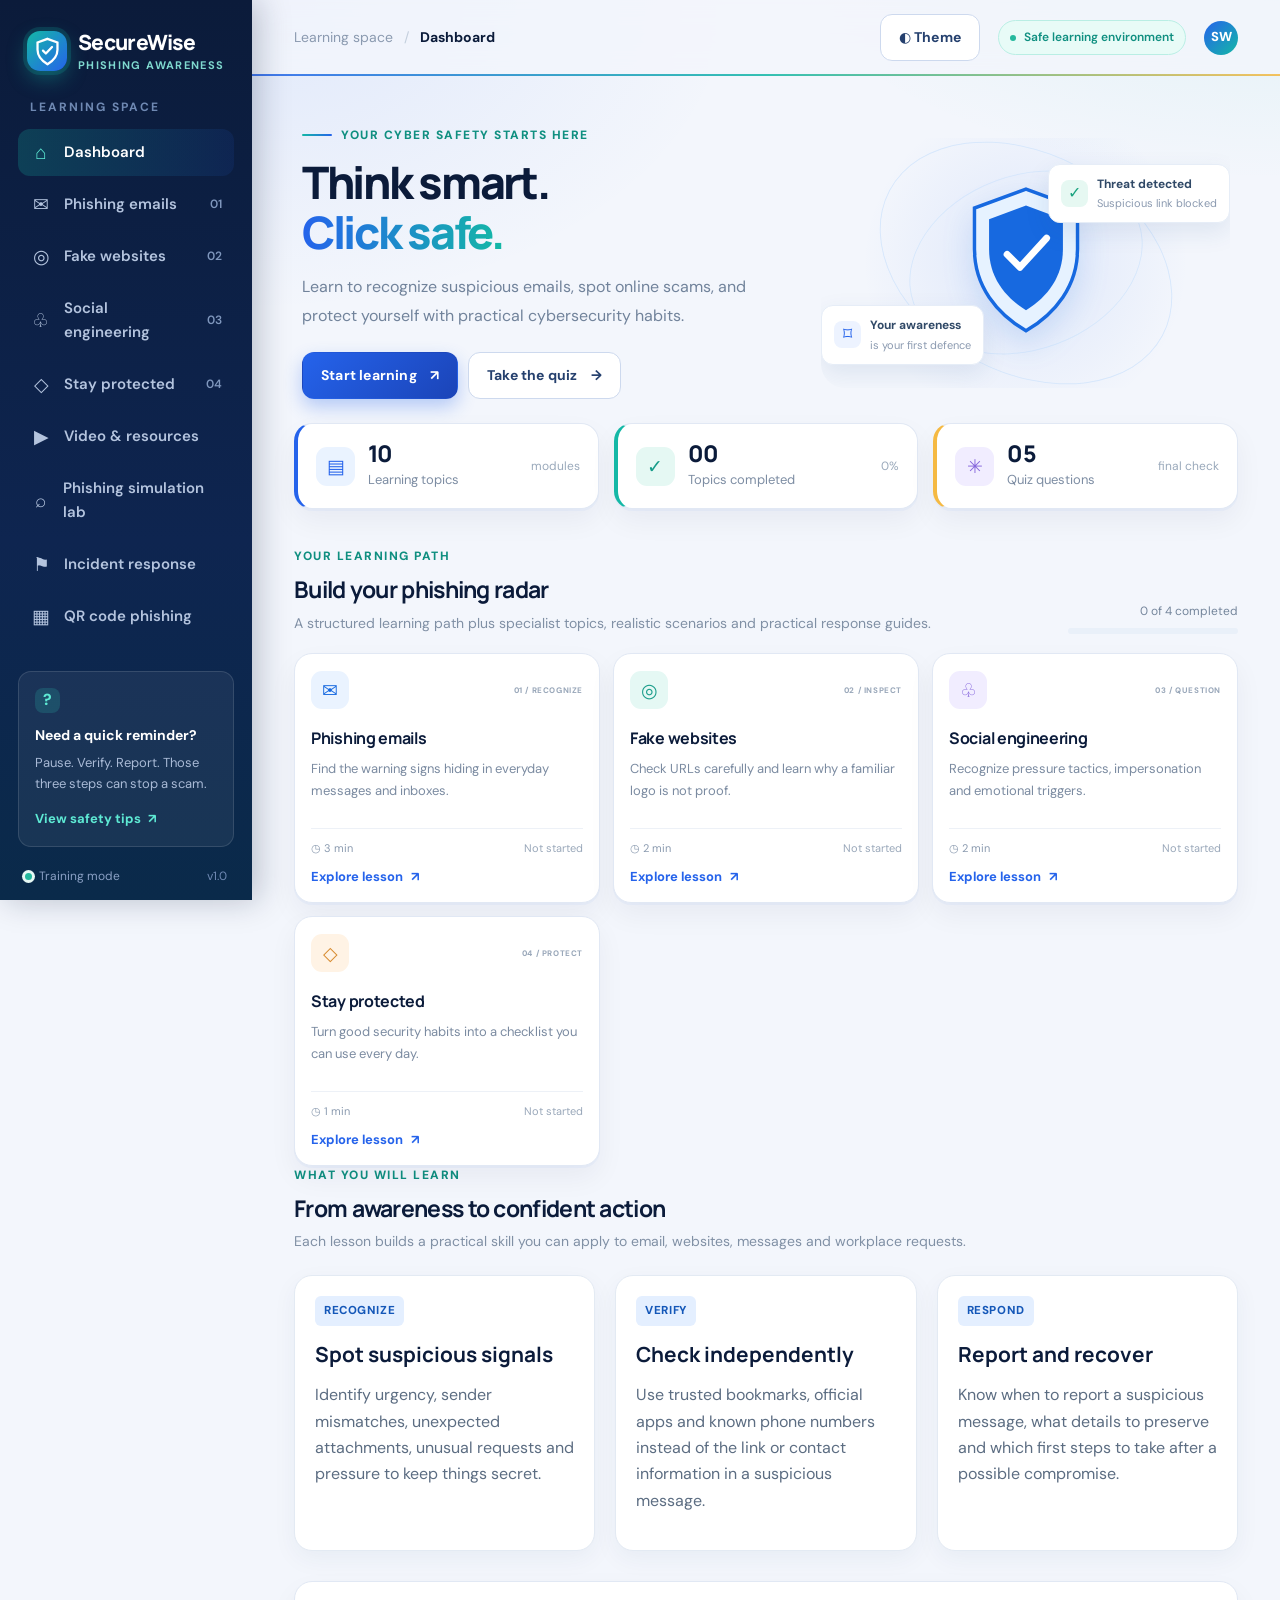
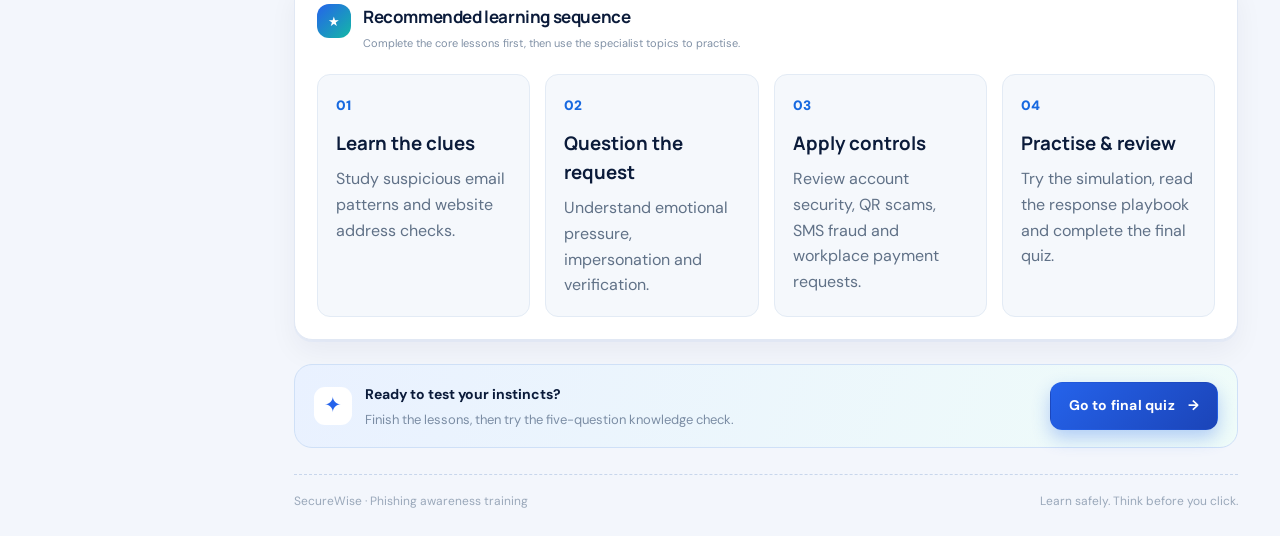
<file: Task_2_Phishing_Awareness/index.html>
<!doctype html>
<html lang="en">
<head>
  <meta charset="utf-8"><meta name="viewport" content="width=device-width,initial-scale=1">
  <meta name="description" content="An interactive phishing awareness training website. Learn to identify suspicious emails, fake websites and social engineering.">
  <title>SecureWise — Phishing Awareness</title>
  <link rel="preconnect" href="https://fonts.googleapis.com">
  <link rel="preconnect" href="https://fonts.gstatic.com" crossorigin>
  <link href="https://fonts.googleapis.com/css2?family=DM+Sans:wght@400;500;600;700&family=Manrope:wght@400;500;600;700;800&display=swap" rel="stylesheet">
  <link rel="stylesheet" href="styles.css">
</head>
<body>
  <div class="app-shell">
    <aside class="sidebar" id="sidebar">
      <a class="brand" href="#" data-page="dashboard" aria-label="SecureWise dashboard">
        <span class="brand-mark"><svg viewBox="0 0 32 32" aria-hidden="true"><path d="M16 2 27 6v8c0 7-4.7 12.2-11 16C9.7 26.2 5 21 5 14V6z" fill="none" stroke="currentColor" stroke-width="2.5"/><path d="m11 15 3.2 3.2L21 11" fill="none" stroke="currentColor" stroke-width="2.5" stroke-linecap="round" stroke-linejoin="round"/></svg></span>
        <span><strong>SecureWise</strong><small>PHISHING AWARENESS</small></span>
      </a>
      <div class="sidebar-label">LEARNING SPACE</div>
      <nav class="nav-list" aria-label="Main navigation">
        <button class="nav-item active" data-page="dashboard"><span class="nav-icon">⌂</span><span>Dashboard</span></button>
        <button class="nav-item" data-page="emails"><span class="nav-icon">✉</span><span>Phishing emails</span><span class="nav-count">01</span></button>
        <button class="nav-item" data-page="websites"><span class="nav-icon">◎</span><span>Fake websites</span><span class="nav-count">02</span></button>
        <button class="nav-item" data-page="social"><span class="nav-icon">♧</span><span>Social engineering</span><span class="nav-count">03</span></button>
        <button class="nav-item" data-page="protection"><span class="nav-icon">◇</span><span>Stay protected</span><span class="nav-count">04</span></button>
        <button class="nav-item" data-page="media"><span class="nav-icon">▶</span><span>Video & resources</span></button>
        <button class="nav-item" data-page="lab"><span class="nav-icon">⌕</span><span>Phishing simulation lab</span></button>
        <button class="nav-item" data-page="response"><span class="nav-icon">⚑</span><span>Incident response</span></button>
        <button class="nav-item" data-page="qr"><span class="nav-icon">▦</span><span>QR code phishing</span></button>
        <button class="nav-item" data-page="messages"><span class="nav-icon">☏</span><span>SMS & phone scams</span></button>
        <button class="nav-item" data-page="workplace"><span class="nav-icon">▣</span><span>Workplace fraud</span></button>
        <button class="nav-item" data-page="accounts"><span class="nav-icon">⌑</span><span>Passwords & MFA</span></button>
        <button class="nav-item" data-page="privacy"><span class="nav-icon">◈</span><span>Privacy & device safety</span></button>
        <button class="nav-item" data-page="scenarios"><span class="nav-icon">⚑</span><span>Scenario practice</span></button>
        <button class="nav-item" data-page="glossary"><span class="nav-icon">Aa</span><span>Glossary & FAQ</span></button>
        <button class="nav-item" data-page="ai-fraud"><span class="nav-icon">✧</span><span>AI & deepfake scams</span></button>
        <button class="nav-item" data-page="cloud-security"><span class="nav-icon">▤</span><span>Cloud & collaboration</span></button>
        <button class="nav-item" data-page="mobile-security"><span class="nav-icon">▯</span><span>Mobile security</span></button>
        <button class="nav-item" data-page="soc-lab"><span class="nav-icon">⌘</span><span>SOC analyst lab</span></button>
        <button class="nav-item" data-page="threat-intel"><span class="nav-icon">◎</span><span>Threat intelligence</span></button>
        <button class="nav-item" data-page="reporting"><span class="nav-icon">▤</span><span>Reporting & policy</span></button>
        <button class="nav-item" data-page="email-forensics"><span class="nav-icon">⌕</span><span>Email forensics</span></button>
        <button class="nav-item" data-page="identity-defense"><span class="nav-icon">◉</span><span>Identity attack defence</span></button>
        <button class="nav-item" data-page="security-drills"><span class="nav-icon">⚑</span><span>Security decision drills</span></button>
        <button class="nav-item" data-page="progress"><span class="nav-icon">✦</span><span>My progress & certificate</span></button>
        <div class="nav-divider"></div>
        <button class="nav-item quiz-nav" data-page="quiz"><span class="nav-icon">✳</span><span>Final knowledge check</span></button>
      </nav>
      <div class="sidebar-bottom">
        <div class="help-card"><div class="help-icon">?</div><strong>Need a quick reminder?</strong><p>Pause. Verify. Report. Those three steps can stop a scam.</p><button data-page="protection" class="text-link">View safety tips <span>↗</span></button></div>
        <div class="sidebar-foot"><span class="status-dot"></span> Training mode <span class="foot-version">v1.0</span></div>
      </div>
    </aside>

    <main class="main-area">
      <header class="topbar">
        <button class="mobile-menu" id="mobileMenu" aria-label="Open navigation">☰</button>
        <div class="crumbs"><span>Learning space</span><span class="crumb-slash">/</span><strong id="crumbCurrent">Dashboard</strong></div>
        <div class="topbar-right"><button class="btn btn-secondary theme-toggle" id="themeToggle" type="button" aria-label="Toggle high contrast theme">◐ Theme</button><span class="safe-pill"><span class="status-dot"></span> Safe learning environment</span><div class="avatar">SW</div></div>
      </header>

      <section class="page active" id="page-dashboard">
        <div class="welcome-row"><div><p class="eyebrow"><span class="eyebrow-line"></span> YOUR CYBER SAFETY STARTS HERE</p><h1>Think smart.<br><span>Click safe.</span></h1><p class="hero-copy">Learn to recognize suspicious emails, spot online scams, and protect yourself with practical cybersecurity habits.</p><div class="hero-actions"><button class="btn btn-primary" data-page="emails">Start learning <span>↗</span></button><button class="btn btn-secondary" data-page="quiz">Take the quiz <span>→</span></button></div></div>
          <div class="hero-art" aria-label="Decorative security shield illustration"><div class="art-orbit orbit-one"></div><div class="art-orbit orbit-two"></div><div class="art-dot dot-one"></div><div class="art-dot dot-two"></div><div class="shield-illustration"><svg viewBox="0 0 170 190" aria-hidden="true"><path d="M85 9 145 31v48c0 43-26 75-60 95C51 154 25 122 25 79V31z" fill="#E6F2FF" stroke="#1769E0" stroke-width="4"/><path d="M85 28 128 44v35c0 31-17 55-43 71-26-16-43-40-43-71V44z" fill="#1769E0"/><path d="m63 85 15 15 31-34" fill="none" stroke="#fff" stroke-width="8" stroke-linecap="round" stroke-linejoin="round"/></svg></div><div class="floating-tag tag-top"><span class="tag-check">✓</span><span><b>Threat detected</b><small>Suspicious link blocked</small></span></div><div class="floating-tag tag-bottom"><span class="mini-lock">⌑</span><span><b>Your awareness</b><small>is your first defence</small></span></div></div>
        </div>
        <div class="stats-grid"><div class="stat-card"><div class="stat-icon blue-icon">▤</div><div><strong>10</strong><span>Learning topics</span></div><span class="stat-side">modules</span></div><div class="stat-card"><div class="stat-icon teal-icon">✓</div><div><strong id="completedStat">00</strong><span>Topics completed</span></div><span class="stat-side" id="completionPercent">0%</span></div><div class="stat-card"><div class="stat-icon purple-icon">✳</div><div><strong>05</strong><span>Quiz questions</span></div><span class="stat-side">final check</span></div></div>
        <div class="section-heading"><div><p class="eyebrow">YOUR LEARNING PATH</p><h2>Build your phishing radar</h2><p class="section-sub">A structured learning path plus specialist topics, realistic scenarios and practical response guides.</p></div><div class="progress-summary"><span id="progressLabel">0 of 4 completed</span><div class="progress-track"><span id="progressBar"></span></div></div></div>
        <div class="topic-grid">
          <article class="topic-card"><div class="topic-card-top"><div class="topic-icon email-icon">✉</div><span class="topic-number">01 / RECOGNIZE</span></div><h3>Phishing emails</h3><p>Find the warning signs hiding in everyday messages and inboxes.</p><div class="topic-meta"><span>◷ 3 min</span><span class="topic-status" id="status-emails">Not started</span></div><button class="card-link" data-page="emails">Explore lesson <span>↗</span></button></article>
          <article class="topic-card"><div class="topic-card-top"><div class="topic-icon web-icon">◎</div><span class="topic-number">02 / INSPECT</span></div><h3>Fake websites</h3><p>Check URLs carefully and learn why a familiar logo is not proof.</p><div class="topic-meta"><span>◷ 2 min</span><span class="topic-status" id="status-websites">Not started</span></div><button class="card-link" data-page="websites">Explore lesson <span>↗</span></button></article>
          <article class="topic-card"><div class="topic-card-top"><div class="topic-icon social-icon">♧</div><span class="topic-number">03 / QUESTION</span></div><h3>Social engineering</h3><p>Recognize pressure tactics, impersonation and emotional triggers.</p><div class="topic-meta"><span>◷ 2 min</span><span class="topic-status" id="status-social">Not started</span></div><button class="card-link" data-page="social">Explore lesson <span>↗</span></button></article>
          <article class="topic-card"><div class="topic-card-top"><div class="topic-icon protect-icon">◇</div><span class="topic-number">04 / PROTECT</span></div><h3>Stay protected</h3><p>Turn good security habits into a checklist you can use every day.</p><div class="topic-meta"><span>◷ 1 min</span><span class="topic-status" id="status-protection">Not started</span></div><button class="card-link" data-page="protection">Explore lesson <span>↗</span></button></article>
        </div>

        <div class="section-heading"><div><p class="eyebrow">WHAT YOU WILL LEARN</p><h2>From awareness to confident action</h2><p class="section-sub">Each lesson builds a practical skill you can apply to email, websites, messages and workplace requests.</p></div></div>
        <div class="resource-grid dashboard-outcomes"><article class="resource-card"><div class="resource-card-body"><span class="resource-tag">RECOGNIZE</span><h3>Spot suspicious signals</h3><p>Identify urgency, sender mismatches, unexpected attachments, unusual requests and pressure to keep things secret.</p></div></article><article class="resource-card"><div class="resource-card-body"><span class="resource-tag">VERIFY</span><h3>Check independently</h3><p>Use trusted bookmarks, official apps and known phone numbers instead of the link or contact information in a suspicious message.</p></div></article><article class="resource-card"><div class="resource-card-body"><span class="resource-tag">RESPOND</span><h3>Report and recover</h3><p>Know when to report a suspicious message, what details to preserve and which first steps to take after a possible compromise.</p></div></article></div>
        <div class="content-panel deep-dive-panel"><div class="panel-heading"><span class="panel-step">★</span><div><h2>Recommended learning sequence</h2><p>Complete the core lessons first, then use the specialist topics to practise.</p></div></div><div class="investigation-steps"><article><span>01</span><h3>Learn the clues</h3><p>Study suspicious email patterns and website address checks.</p></article><article><span>02</span><h3>Question the request</h3><p>Understand emotional pressure, impersonation and verification.</p></article><article><span>03</span><h3>Apply controls</h3><p>Review account security, QR scams, SMS fraud and workplace payment requests.</p></article><article><span>04</span><h3>Practise & review</h3><p>Try the simulation, read the response playbook and complete the final quiz.</p></article></div></div>
        <div class="bottom-callout"><div class="callout-symbol">✦</div><div><strong>Ready to test your instincts?</strong><p>Finish the lessons, then try the five-question knowledge check.</p></div><button class="btn btn-primary" data-page="quiz">Go to final quiz <span>→</span></button></div>
        <footer class="page-footer"><span>SecureWise · Phishing awareness training</span><span>Learn safely. Think before you click.</span></footer>
      </section>

      <section class="page lesson-page" id="page-emails">
        <div class="lesson-hero"><div><p class="eyebrow"><span class="eyebrow-line"></span> MODULE 01 · RECOGNIZE</p><h1>Phishing <span>emails.</span></h1><p class="hero-copy">Phishing messages try to trick you into sharing information, opening an attachment, or visiting a dangerous link. Look for clues before taking action.</p><div class="lesson-tags"><span>◷ 3 minute lesson</span><span>✦ Real-world examples</span></div></div><div class="lesson-art mail-art"><div class="mail-back"></div><div class="mail-front">✉<span>!</span></div><div class="art-chip">CHECK THE SENDER</div></div></div>
        <div class="lesson-columns"><div class="content-panel"><div class="panel-heading"><span class="panel-step">01</span><div><h2>Spot the red flags</h2><p>One clue can be enough to pause and verify.</p></div></div><div class="flag-list"><div class="flag-row"><span class="flag-symbol red">!</span><div><strong>Unexpected urgency</strong><p>“Act now” or “your account will be closed” is designed to rush you.</p></div></div><div class="flag-row"><span class="flag-symbol orange">＠</span><div><strong>Unusual sender address</strong><p>Check the full address, not only the display name or logo.</p></div></div><div class="flag-row"><span class="flag-symbol purple">↗</span><div><strong>Suspicious links or files</strong><p>Hover to inspect a link when possible. Do not open unexpected attachments.</p></div></div><div class="flag-row"><span class="flag-symbol blue">▣</span><div><strong>Requests for secrets</strong><p>Do not share passwords, one-time codes, or recovery codes through email links.</p></div></div></div></div>
          <div class="content-panel email-example"><div class="panel-heading"><span class="panel-step warning-step">!</span><div><h2>Investigate this email</h2><p>Training example · No links are active</p></div></div><div class="email-window"><div class="email-window-bar"><span></span><span></span><span></span><small>Message preview</small></div><div class="email-body"><div class="email-subject">URGENT: Your account expires today!</div><div class="email-from"><span class="sender-avatar">IT</span><span><b>IT Support Team</b><small>support@account-alert-example.invalid</small></span><span class="email-time">Now</span></div><p>Hello user,</p><p>Your account will be disabled in 30 minutes. Confirm your password and security code immediately to keep access.</p><div class="fake-button">Verify account now</div><p class="email-signoff">Thank you,<br>Account Support</p></div></div><div class="email-findings"><strong><span>⚑</span> What should make you pause?</strong><ul><li>Artificial deadline and threat</li><li>Generic greeting and unusual sender</li><li>Asks for password and security code</li></ul></div></div></div>
        <div class="mini-challenge"><div><p class="eyebrow">QUICK CHECK</p><h2>What is the safest first move?</h2><p>You receive an unexpected email saying your account will be locked in 10 minutes.</p></div><div class="answer-options" data-quick="emails"><button class="answer-option" data-answer="wrong">Click the button to prevent the lockout</button><button class="answer-option" data-answer="correct">Open the official app or type the known website address yourself</button><button class="answer-option" data-answer="wrong">Reply and ask the sender to confirm</button><div class="feedback" aria-live="polite"></div></div></div>

        <div class="content-panel deep-dive-panel"><div class="panel-heading"><span class="panel-step">02</span><div><h2>Go deeper: investigate an email in 60 seconds</h2><p>Use this repeatable workflow before responding to an unexpected message.</p></div></div><div class="investigation-steps"><article><span>01</span><h3>Sender</h3><p>Expand the sender details. Compare the full address and reply-to address with a known, legitimate contact. A display name can be forged.</p></article><article><span>02</span><h3>Request</h3><p>Ask why the sender needs this action now. Password resets, payroll changes and payment requests deserve independent verification.</p></article><article><span>03</span><h3>Destination</h3><p>Inspect the full link destination without opening it. Watch for misspellings, extra words, misleading subdomains and unexpected URL shorteners.</p></article><article><span>04</span><h3>Report</h3><p>Use the approved report-phishing button or security team process. Do not forward the message widely or test suspicious files yourself.</p></article></div></div>
        <div class="content-panel deep-dive-panel"><div class="panel-heading"><span class="panel-step">03</span><div><h2>Common email lures</h2><p>These patterns are useful clues, not proof on their own.</p></div></div><div class="resource-grid"><article class="resource-card"><div class="resource-card-body"><span class="resource-tag">ACCOUNT ALERT</span><h3>Password expiry</h3><p>A message threatens immediate account closure and links to a sign-in page. Open the official app or type a saved, known address instead.</p></div></article><article class="resource-card"><div class="resource-card-body"><span class="resource-tag">ATTACHMENT</span><h3>Unexpected document</h3><p>An invoice, shared file or delivery notice arrives without context. Confirm with the sender through a separate trusted channel before opening it.</p></div></article><article class="resource-card"><div class="resource-card-body"><span class="resource-tag">MONEY REQUEST</span><h3>Changed bank details</h3><p>A supplier asks to update payment information. Verify changes using a previously known phone number and your organization’s approval procedure.</p></div></article></div></div>
        <div class="tip-strip"><span class="tip-icon">!</span><p><strong>Remember:</strong> Good grammar, a familiar logo, a real colleague’s name or an encrypted connection does not prove that a message is safe. Verify the request and the route independently.</p></div>
        <div class="lesson-bottom"><button class="btn btn-secondary" data-page="dashboard">← Dashboard</button><button class="btn btn-primary mark-complete" data-complete="emails">Mark lesson complete <span>✓</span></button><button class="btn btn-primary" data-page="websites">Next lesson: Fake websites →</button></div>
      </section>

      <section class="page lesson-page" id="page-websites">
        <div class="lesson-hero"><div><p class="eyebrow"><span class="eyebrow-line"></span> MODULE 02 · INSPECT</p><h1>Fake <span>websites.</span></h1><p class="hero-copy">A convincing design or familiar brand can be copied. Inspect the address carefully and reach important services through a trusted route.</p><div class="lesson-tags"><span>◷ 2 minute lesson</span><span>◎ URL inspection</span></div></div><div class="lesson-art web-art"><div class="browser-illustration"><div class="browser-bar"><i></i><i></i><i></i></div><div class="browser-shield">⌑</div><div class="browser-line"></div><div class="browser-line short"></div><div class="browser-button"></div></div><div class="url-chip">URL ≠ TRUST</div></div></div>
        <div class="content-panel"><div class="panel-heading"><span class="panel-step">01</span><div><h2>Compare the address</h2><p>These are fictional training examples. Do not visit them.</p></div></div><div class="url-compare"><div class="url-card safe-url"><div class="url-card-top"><span class="url-status">✓ Example of a known address</span><span class="url-icon">⌑</span></div><code>https://portal.example.com</code><p>Even when an address looks familiar, use a saved bookmark or official app for sensitive tasks.</p><div class="url-parts"><span>https://</span><span>portal</span><span>.example.com</span></div></div><div class="url-card risky-url"><div class="url-card-top"><span class="url-status">! Suspicious pattern</span><span class="url-icon">⚑</span></div><code>https://portal-example.login.invalid</code><p>The real domain here is <b>login.invalid</b>, not <b>example.com</b>.</p><div class="url-parts"><span>portal-example</span><span>.login.invalid</span></div></div></div><div class="tip-strip"><span class="tip-icon">i</span><p><strong>Remember:</strong> HTTPS encrypts a connection; it does not prove that a site is honest. Check the domain and avoid links from unexpected messages.</p></div></div>
        <div class="mini-challenge"><div><p class="eyebrow">QUICK CHECK</p><h2>Which habit is safer?</h2><p>You receive a message with a link to reset your bank password.</p></div><div class="answer-options" data-quick="websites"><button class="answer-option" data-answer="wrong">Trust it because the page has a padlock</button><button class="answer-option" data-answer="correct">Open the bank app or use your saved official bookmark</button><button class="answer-option" data-answer="wrong">Enter a small amount of information to test it</button><div class="feedback" aria-live="polite"></div></div></div>

        <div class="content-panel deep-dive-panel"><div class="panel-heading"><span class="panel-step">02</span><div><h2>Read a URL from right to left</h2><p>The registered domain is often the most important part to identify.</p></div></div><div class="url-compare"><div class="url-example safe-url"><span class="url-status">✓ STRUCTURE EXAMPLE</span><code>https://login.example.com/account</code><p>Here, <strong>example.com</strong> is the domain; <strong>login</strong> is a subdomain.</p></div><div class="url-example danger-url"><span class="url-status">! MISLEADING PATTERN</span><code>https://example.com.attacker.invalid/login</code><p>The domain is <strong>attacker.invalid</strong>, not example.com. The trusted-looking words are only part of a longer hostname.</p></div></div><p class="section-sub">All addresses above are illustrative examples, not live destinations. Real URL parsing can include ports, encoded characters and redirects, so use your browser’s address bar and trusted bookmarks carefully.</p></div>
        <div class="content-panel deep-dive-panel"><div class="panel-heading"><span class="panel-step">03</span><div><h2>Website trust checklist</h2><p>Before signing in or paying, check more than the padlock.</p></div></div><div class="flag-list"><div class="flag-row"><span class="flag-symbol blue">01</span><div><strong>Reach the site independently</strong><p>Use a bookmark you saved earlier, the official app, or an address from trusted documentation—not a link from an unsolicited message.</p></div></div><div class="flag-row"><span class="flag-symbol purple">02</span><div><strong>Inspect the exact domain</strong><p>Look for spelling swaps, extra words, unusual suffixes and domains that merely contain a brand name.</p></div></div><div class="flag-row"><span class="flag-symbol orange">03</span><div><strong>Question unusual data requests</strong><p>A site asking for a password, one-time code, payment or identity documents unexpectedly should trigger a pause.</p></div></div><div class="flag-row"><span class="flag-symbol red">04</span><div><strong>Do not trust design alone</strong><p>Logos, professional layouts, HTTPS and padlock icons can appear on fraudulent sites too.</p></div></div></div></div>
        <div class="tip-strip"><span class="tip-icon">i</span><p><strong>Safe browsing habit:</strong> If a page is asking for sensitive information, close it and navigate to the service using a trusted route. Never use a suspicious site to “test” whether your password works.</p></div>
        <div class="lesson-bottom"><button class="btn btn-secondary" data-page="emails">← Previous lesson</button><button class="btn btn-primary mark-complete" data-complete="websites">Mark lesson complete <span>✓</span></button><button class="btn btn-primary" data-page="social">Next lesson: Social engineering →</button></div>
      </section>

      <section class="page lesson-page" id="page-social">
        <div class="lesson-hero"><div><p class="eyebrow"><span class="eyebrow-line"></span> MODULE 03 · QUESTION</p><h1>Social <span>engineering.</span></h1><p class="hero-copy">Scammers may impersonate a colleague, support agent, recruiter, or family member. They often use emotion and pressure to make you skip normal checks.</p><div class="lesson-tags"><span>◷ 2 minute lesson</span><span>♧ Human-focused scams</span></div></div><div class="lesson-art social-art"><div class="person-bubble person-one">?</div><div class="person-bubble person-two">!</div><div class="chat-bubble">Can you send the code right now?</div><div class="chat-bubble reply">Let's verify first.</div><div class="art-spark">✦</div></div></div>
        <div class="content-panel"><div class="panel-heading"><span class="panel-step">01</span><div><h2>Know the pressure tactics</h2><p>Pause when a request feels unusually urgent, secretive, or emotional.</p></div></div><div class="tactic-grid"><article class="tactic-card"><div class="tactic-icon coral">◷</div><h3>Urgency</h3><p>“Do it in the next five minutes or you will lose access.”</p><span>Slow the situation down.</span></article><article class="tactic-card"><div class="tactic-icon violet">♙</div><h3>Impersonation</h3><p>“I'm from IT. I need your sign-in code to fix your account.”</p><span>Verify through another channel.</span></article><article class="tactic-card"><div class="tactic-icon amber">♡</div><h3>Emotion or reward</h3><p>“You won a prize” or “someone needs help immediately.”</p><span>Check before responding.</span></article><article class="tactic-card"><div class="tactic-icon teal">⌁</div><h3>Secrecy</h3><p>“Don't tell anyone; just follow my instructions.”</p><span>Use normal reporting channels.</span></article></div></div>
        <div class="scenario-panel"><div class="scenario-label">SCENARIO · A MESSAGE FROM “THE BOSS”</div><h2>“I'm in a meeting. Buy gift cards and send me the codes urgently.”</h2><p>What should you do?</p><div class="answer-options" data-quick="social"><button class="answer-option" data-answer="wrong">Follow the request because it sounds like your manager</button><button class="answer-option" data-answer="correct">Verify the request using a known phone number or work channel</button><button class="answer-option" data-answer="wrong">Send one code first to see what happens</button><div class="feedback" aria-live="polite"></div></div></div>

        <div class="content-panel deep-dive-panel"><div class="panel-heading"><span class="panel-step">02</span><div><h2>Understand the pressure tactics</h2><p>Attackers often target emotions and habits rather than software flaws.</p></div></div><div class="investigation-steps"><article><span>URGENCY</span><h3>“Do it now”</h3><p>Artificial deadlines reduce the time you have to think. Slow down and verify through an independent channel.</p></article><article><span>AUTHORITY</span><h3>“I’m your boss”</h3><p>Names, titles and caller IDs can be impersonated. Follow established approval rules even if the request seems senior.</p></article><article><span>FEAR</span><h3>“You’ll lose access”</h3><p>Threats about accounts, fines or payroll create panic. Check the claim through the official service, not the message.</p></article><article><span>TRUST</span><h3>“I’m a colleague”</h3><p>A compromised account can send believable messages. Verify unusual requests that involve money, secrets or access.</p></article></div></div>
        <div class="content-panel deep-dive-panel"><div class="panel-heading"><span class="panel-step">03</span><div><h2>Use the STOP verification method</h2><p>A practical pause when a request feels unusual.</p></div></div><div class="response-timeline"><article class="response-step"><span class="response-number">S</span><div><span class="response-tag">STOP</span><h2>Stop the immediate action</h2><p>Do not click, pay, approve an MFA prompt or share confidential information under pressure.</p></div></article><article class="response-step"><span class="response-number">T</span><div><span class="response-tag">THINK</span><h2>Think about the context</h2><p>Was the request expected? Is the channel appropriate? Does it bypass normal controls or ask for secrecy?</p></div></article><article class="response-step"><span class="response-number">O</span><div><span class="response-tag">OUT-OF-BAND</span><h2>Verify separately</h2><p>Call a known number or start a new conversation using a trusted directory. Do not use contact details supplied only in the suspicious message.</p></div></article><article class="response-step"><span class="response-number">P</span><div><span class="response-tag">PROTECT</span><h2>Protect and report</h2><p>Follow policy, report the attempt and preserve relevant details for the security team.</p></div></article></div></div>
        <div class="tip-strip"><span class="tip-icon">✓</span><p><strong>Security culture:</strong> It should be acceptable to pause and verify a request—even from a senior person. Good controls protect everyone and are not a sign of distrust.</p></div>
        <div class="lesson-bottom"><button class="btn btn-secondary" data-page="websites">← Previous lesson</button><button class="btn btn-primary mark-complete" data-complete="social">Mark lesson complete <span>✓</span></button><button class="btn btn-primary" data-page="protection">Next lesson: Stay protected →</button></div>
      </section>

      <section class="page lesson-page" id="page-protection">
        <div class="lesson-hero"><div><p class="eyebrow"><span class="eyebrow-line"></span> MODULE 04 · PROTECT</p><h1>Stay <span>protected.</span></h1><p class="hero-copy">Good security is built from small, repeatable habits. Use this checklist to practise safer choices online.</p><div class="lesson-tags"><span>◷ 1 minute lesson</span><span>✓ Practical checklist</span></div></div><div class="lesson-art protect-art"><div class="protect-circle"><div class="protect-shield">✓</div></div><div class="protect-mini mini-a">MFA ON</div><div class="protect-mini mini-b">UPDATED</div><div class="protect-mini mini-c">BACKED UP</div></div></div>
        <div class="protection-layout"><div class="content-panel checklist-panel"><div class="panel-heading"><span class="panel-step">✓</span><div><h2>Your everyday safety checklist</h2><p>Tick each habit you already follow. Your progress updates as you go.</p></div></div><div class="checklist" id="safetyChecklist"><label class="check-row"><input type="checkbox"><span class="custom-check"></span><span><strong>Use multi-factor authentication</strong><small>Prefer an authenticator app or security key where available.</small></span></label><label class="check-row"><input type="checkbox"><span class="custom-check"></span><span><strong>Use unique, strong passwords</strong><small>A password manager can help you keep them distinct.</small></span></label><label class="check-row"><input type="checkbox"><span class="custom-check"></span><span><strong>Update devices and apps</strong><small>Install security updates from official sources.</small></span></label><label class="check-row"><input type="checkbox"><span class="custom-check"></span><span><strong>Verify unusual requests independently</strong><small>Use a known number or trusted work channel.</small></span></label><label class="check-row"><input type="checkbox"><span class="custom-check"></span><span><strong>Report suspicious messages</strong><small>Use your organization's process or the service's report option.</small></span></label></div><div class="checklist-progress"><div><span id="checklistCount">0 of 5 completed</span><strong id="checklistPercent">0%</strong></div><div class="progress-track"><span id="checklistBar"></span></div></div></div><aside class="rule-card"><div class="rule-emblem">⌑</div><p class="eyebrow">THE GOLDEN RULE</p><h2>Pause.<br><span>Verify.</span><br>Report.</h2><p>If something feels wrong, don't click, reply, or share sensitive information. Verify independently and report it.</p><div class="rule-divider"></div><div class="rule-small"><span>01</span><span>Pause before you act</span></div><div class="rule-small"><span>02</span><span>Verify using a trusted route</span></div><div class="rule-small"><span>03</span><span>Report suspicious activity</span></div></aside></div>

        <div class="content-panel deep-dive-panel"><div class="panel-heading"><span class="panel-step">02</span><div><h2>Build layered protection</h2><p>No single control catches every scam. Combine several habits.</p></div></div><div class="investigation-steps"><article><span>LAYER 01</span><h3>Identity</h3><p>Use unique passwords, a password manager and phishing-resistant MFA such as a security key or passkey where available.</p></article><article><span>LAYER 02</span><h3>Devices</h3><p>Keep operating systems, browsers and apps updated. Install software only from trusted stores or official publishers.</p></article><article><span>LAYER 03</span><h3>Verification</h3><p>Use known contact details for payment changes, sensitive requests and account recovery. Keep normal approval steps in place.</p></article><article><span>LAYER 04</span><h3>Reporting</h3><p>Report quickly, preserve the original message and follow incident-response instructions instead of trying to investigate alone.</p></article></div></div>
        <div class="content-panel deep-dive-panel"><div class="panel-heading"><span class="panel-step">03</span><div><h2>Before you click: 10-second pause</h2><p>Ask yourself these questions before acting on a link, attachment or urgent request.</p></div></div><div class="checklist"><label class="check-row"><input type="checkbox"><span class="custom-check"></span><span><strong>Was I expecting this message?</strong><small>Unexpected messages deserve extra scrutiny.</small></span></label><label class="check-row"><input type="checkbox"><span class="custom-check"></span><span><strong>Does the sender and destination match a trusted source?</strong><small>Check the full address and navigate independently.</small></span></label><label class="check-row"><input type="checkbox"><span class="custom-check"></span><span><strong>Is anyone pressuring me to bypass normal steps?</strong><small>Urgency and secrecy are warning signs.</small></span></label><label class="check-row"><input type="checkbox"><span class="custom-check"></span><span><strong>Am I being asked for a password or one-time code?</strong><small>Never share authentication secrets with a requester.</small></span></label><label class="check-row"><input type="checkbox"><span class="custom-check"></span><span><strong>Can I verify this using a separate trusted channel?</strong><small>If unsure, pause and ask your security team.</small></span></label></div></div>
        <div class="tip-strip"><span class="tip-icon">!</span><p><strong>If you suspect a compromise:</strong> Report it promptly. If a password was exposed, change it from a trusted device through the official service and follow your organization's incident-response process.</p></div>
        <div class="lesson-bottom"><button class="btn btn-secondary" data-page="social">← Previous lesson</button><button class="btn btn-primary mark-complete" data-complete="protection">Mark lesson complete <span>✓</span></button><button class="btn btn-primary" data-page="quiz">Take the final quiz →</button></div>
      </section>


      <section class="page lesson-page advanced-page" id="page-media">
        <div class="advanced-hero"><div class="advanced-hero-copy"><p class="eyebrow"><span class="eyebrow-line"></span> ADVANCED LEARNING LIBRARY</p><h1>Watch. Learn.<br><span>Recognize the signs.</span></h1><p class="hero-copy">Short awareness videos, visual guides and trusted references help build practical phishing-defence habits. Internet is required for media.</p><div class="lesson-tags"><span>▶ Video lessons</span><span>▣ Visual learning</span><span>✓ Trusted resources</span></div></div><div class="advanced-hero-image"><img src="https://images.unsplash.com/photo-1550751827-4bd374c3f58b?auto=format&fit=crop&w=1200&q=85" alt="Cybersecurity concept with digital network lights" loading="lazy"><div class="image-caption"><span class="status-dot"></span> SECURITY AWARENESS · LEARNING SERIES</div></div></div>
        <div class="section-heading"><div><p class="eyebrow">FEATURED VIDEO</p><h2>Recognize and report phishing</h2><p class="section-sub">A public-awareness video from CISA. Watch for urgency, suspicious links, unexpected attachments and requests for sensitive information.</p></div></div>
        <div class="video-feature"><div class="video-frame"><iframe src="https://www.youtube.com/embed/9pTW-F6V2N0?rel=0" title="CISA: Recognize and Report Phishing" loading="lazy" referrerpolicy="strict-origin-when-cross-origin" allow="accelerometer; autoplay; clipboard-write; encrypted-media; gyroscope; picture-in-picture; web-share" allowfullscreen></iframe></div><div class="video-notes"><span class="resource-tag">CISA · Public awareness</span><h3>What to remember</h3><ul><li>Pause when a message creates urgency or fear.</li><li>Inspect the sender and destination address carefully.</li><li>Never share passwords or one-time codes through a message.</li><li>Report suspicious messages using your organization's process.</li></ul><a class="resource-link" href="https://www.youtube.com/watch?v=9pTW-F6V2N0" target="_blank" rel="noopener noreferrer">Open video on YouTube ↗</a><br><a class="resource-link" href="https://www.cisa.gov/secure-our-world" target="_blank" rel="noopener noreferrer">Explore CISA security resources ↗</a></div></div>

        <div class="section-heading"><div><p class="eyebrow">VIDEO PLAYLIST</p><h2>More awareness lessons</h2><p class="section-sub">Use the embedded player or open the video directly on YouTube if embedding is blocked by your browser, network or the publisher.</p></div></div>
        <div class="video-resource-grid">
          <article class="video-resource-card"><div class="video-frame"><iframe src="https://www.youtube.com/embed/fow7C_0EoRs?rel=0" title="CISA Cybersecurity Awareness Month: Recognize and Report Phishing" loading="lazy" referrerpolicy="strict-origin-when-cross-origin" allow="accelerometer; autoplay; clipboard-write; encrypted-media; gyroscope; picture-in-picture; web-share" allowfullscreen></iframe></div><div class="video-resource-body"><span class="resource-tag">CISA · PHISHING</span><h3>Recognize and report phishing</h3><p>Review how phishing messages attempt to obtain sensitive information or trigger unsafe actions.</p><a class="resource-link" href="https://www.youtube.com/watch?v=fow7C_0EoRs" target="_blank" rel="noopener noreferrer">Open this video on YouTube ↗</a></div></article>
          <article class="video-resource-card"><div class="video-frame"><iframe src="https://www.youtube.com/embed/9pTW-F6V2N0?rel=0" title="CISA Recognize and Report Phishing" loading="lazy" referrerpolicy="strict-origin-when-cross-origin" allow="accelerometer; autoplay; clipboard-write; encrypted-media; gyroscope; picture-in-picture; web-share" allowfullscreen></iframe></div><div class="video-resource-body"><span class="resource-tag">CISA · SECURITY AWARENESS</span><h3>Spot the warning signs</h3><p>Use this awareness lesson to practise pausing, checking context and reporting suspicious activity.</p><a class="resource-link" href="https://www.youtube.com/watch?v=9pTW-F6V2N0" target="_blank" rel="noopener noreferrer">Open this video on YouTube ↗</a></div></article>
          <article class="video-resource-card video-guide-card"><div class="video-guide-art"><span>FTC</span><strong>Recognize<br>phishing scams</strong><small>OFFICIAL CONSUMER GUIDE</small></div><div class="video-resource-body"><span class="resource-tag">FTC · READING GUIDE</span><h3>How to recognize phishing</h3><p>Read an official guide to suspicious messages, links and what to do after a click.</p><a class="resource-link" href="https://consumer.ftc.gov/articles/how-recognize-avoid-phishing-scams" target="_blank" rel="noopener noreferrer">Open FTC guide ↗</a></div></article>
<article class="video-resource-card"><div class="video-frame"><iframe src="https://www.youtube.com/embed/sg0kQYvTlnc?rel=0" title="CISA: How to Avoid Phishing - We Can Secure Our World" loading="lazy" referrerpolicy="strict-origin-when-cross-origin" allow="accelerometer; autoplay; clipboard-write; encrypted-media; gyroscope; picture-in-picture; web-share" allowfullscreen></iframe></div><div class="video-resource-body"><span class="resource-tag">CISA · ANIMATED LESSON</span><h3>How to avoid phishing</h3><p>An animated CISA lesson on spotting phishing and building safer online habits.</p><a class="resource-link" href="https://www.youtube.com/watch?v=sg0kQYvTlnc" target="_blank" rel="noopener noreferrer">Open this video on YouTube ↗</a></div></article>
        </div>

        <div class="section-heading media-gallery-heading"><div><p class="eyebrow">VISUAL FIELD GUIDE</p><h2>Explore the threat landscape</h2><p class="section-sub">A larger visual library covering suspicious messages, account protection, mobile risks, cloud security, identity theft and incident response. Photos load from Unsplash and need an internet connection.</p></div></div>
        <div class="media-visual-grid">
          <article class="media-visual-card"><img src="https://images.unsplash.com/photo-1516321318423-f06f85e504b3?auto=format&fit=crop&w=900&q=85" alt="Person examining information on a laptop" loading="lazy"><div><span class="resource-tag">01 · EMAIL</span><h3>Inspect the message</h3><p>Check sender details, links, tone and unexpected requests before responding.</p></div></article>
          <article class="media-visual-card"><img src="https://images.unsplash.com/photo-1510511459019-5dda7724fd87?auto=format&fit=crop&w=900&q=85" alt="Cybersecurity code on a computer display" loading="lazy"><div><span class="resource-tag">02 · THREATS</span><h3>Understand attacker signals</h3><p>Look for unusual sign-ins, suspicious files and unexpected system prompts.</p></div></article>
          <article class="media-visual-card"><img src="https://images.unsplash.com/photo-1563013544-824ae1b704d3?auto=format&fit=crop&w=900&q=85" alt="Digital security and payment protection concept" loading="lazy"><div><span class="resource-tag">03 · WEB</span><h3>Verify before you trust</h3><p>Open trusted sites directly instead of following unverified message links.</p></div></article>
          <article class="media-visual-card"><img src="https://images.unsplash.com/photo-1518770660439-4636190af475?auto=format&fit=crop&w=900&q=85" alt="Close-up of electronic hardware" loading="lazy"><div><span class="resource-tag">04 · DEVICES</span><h3>Keep devices resilient</h3><p>Update software and remove apps or browser extensions you do not need.</p></div></article>
          <article class="media-visual-card"><img src="https://images.unsplash.com/photo-1511707171634-5f897ff02aa9?auto=format&fit=crop&w=900&q=85" alt="Smartphone representing mobile security" loading="lazy"><div><span class="resource-tag">05 · MOBILE</span><h3>Secure your phone</h3><p>Pause on urgent SMS messages, QR codes and unexpected authentication prompts.</p></div></article>
          <article class="media-visual-card"><img src="https://images.unsplash.com/photo-1558494949-ef010cbdcc31?auto=format&fit=crop&w=900&q=85" alt="Rows of server equipment in a data center" loading="lazy"><div><span class="resource-tag">06 · INFRASTRUCTURE</span><h3>Protect critical systems</h3><p>Use access controls, logging, patching and tested recovery procedures.</p></div></article>
          <article class="media-visual-card"><img src="https://images.unsplash.com/photo-1451187580459-43490279c0fa?auto=format&fit=crop&w=900&q=85" alt="Digital globe representing connected systems" loading="lazy"><div><span class="resource-tag">07 · NETWORKS</span><h3>Think beyond one inbox</h3><p>Attackers may move from email to cloud tools, shared files and business workflows.</p></div></article>
          <article class="media-visual-card"><img src="https://images.unsplash.com/photo-1677442136019-21780ecad995?auto=format&fit=crop&w=900&q=85" alt="Artificial intelligence visual concept" loading="lazy"><div><span class="resource-tag">08 · AI FRAUD</span><h3>Challenge convincing content</h3><p>Verify unusual voice, video and payment requests through another trusted channel.</p></div></article>
          <article class="media-visual-card"><img src="https://images.unsplash.com/photo-1614064641938-3bbee52942c7?auto=format&fit=crop&w=900&q=85" alt="Digital lock and cybersecurity concept" loading="lazy"><div><span class="resource-tag">09 · IDENTITY</span><h3>Protect account access</h3><p>Use unique passwords, phishing-resistant MFA where available and safe recovery methods.</p></div></article>
          <article class="media-visual-card"><img src="https://images.unsplash.com/photo-1454165804606-c3d57bc86b40?auto=format&fit=crop&w=900&q=85" alt="Team reviewing information at a desk" loading="lazy"><div><span class="resource-tag">10 · RESPONSE</span><h3>Report quickly and clearly</h3><p>Preserve useful details, contact the security team and follow incident procedures.</p></div></article>
          <article class="media-visual-card"><img src="https://images.unsplash.com/photo-1551808525-51a94da548ce?auto=format&fit=crop&w=900&q=85" alt="Professional working at a computer workstation" loading="lazy"><div><span class="resource-tag">11 · WORKPLACE</span><h3>Stop business email fraud</h3><p>Confirm bank-detail changes and urgent financial requests using known contact information.</p></div></article>
          <article class="media-visual-card"><img src="https://images.unsplash.com/photo-1595079676339-1534801ad6cf?auto=format&fit=crop&w=900&q=85" alt="Digital communication and connected technology" loading="lazy"><div><span class="resource-tag">12 · AWARENESS</span><h3>Build safer habits</h3><p>Take a moment to verify, report suspicious activity and share lessons with others.</p></div></article>
        </div>
        <div class="video-fallback-note"><span class="tip-icon">i</span><p><strong>If an embedded video does not play:</strong> use its “Open this video on YouTube” link. Some browsers, ad blockers, school/work networks or YouTube settings can block embedded playback; the website cannot override those restrictions.</p></div>
        <div class="resource-grid"><article class="resource-card"><img src="https://images.unsplash.com/photo-1516321318423-f06f85e504b3?auto=format&fit=crop&w=900&q=80" alt="Person learning on a laptop" loading="lazy"><div class="resource-card-body"><span class="resource-tag">VISUAL GUIDE</span><h3>How to recognize phishing</h3><p>Learn warning signs in emails and texts, what to do if you clicked, and where to report it.</p><a class="resource-link" href="https://consumer.ftc.gov/articles/how-recognize-avoid-phishing-scams" target="_blank" rel="noopener noreferrer">Read FTC guide ↗</a></div></article><article class="resource-card"><img src="https://images.unsplash.com/photo-1563013544-824ae1b704d3?auto=format&fit=crop&w=900&q=80" alt="Laptop with digital security lock concept" loading="lazy"><div class="resource-card-body"><span class="resource-tag">ACCOUNT SECURITY</span><h3>Protect your accounts</h3><p>Use multi-factor authentication, unique passwords, updates and secure backups.</p><a class="resource-link" href="https://www.cisa.gov/secure-our-world" target="_blank" rel="noopener noreferrer">Open CISA guide ↗</a></div></article><article class="resource-card"><img src="https://images.unsplash.com/photo-1518770660439-4636190af475?auto=format&fit=crop&w=900&q=80" alt="Electronic components and technology" loading="lazy"><div class="resource-card-body"><span class="resource-tag">SCAM AWARENESS</span><h3>Understand impersonation</h3><p>Learn why a familiar logo, confident caller or display name is not proof of identity.</p><a class="resource-link" href="https://consumer.ftc.gov/all-scams/phishing-scams" target="_blank" rel="noopener noreferrer">Explore FTC examples ↗</a></div></article></div>
        <div class="tip-strip"><span class="tip-icon">i</span><p><strong>Learning note:</strong> SecureWise is educational. External videos and resources are provided by their publishers and may require internet access.</p></div><footer class="page-footer"><span>SecureWise · Advanced learning library</span><span>Learn from trusted sources.</span></footer>
      </section>
      <section class="page lesson-page advanced-page" id="page-lab">
        <div class="lesson-hero"><div><p class="eyebrow"><span class="eyebrow-line"></span> INTERACTIVE PRACTICE</p><h1>Phishing <span>simulation lab.</span></h1><p class="hero-copy">Investigate a fictional message in a safe environment. This simulation does not send emails, open links or collect credentials.</p><div class="lesson-tags"><span>◉ Safe simulation</span><span>⌕ Evidence-based review</span></div></div><div class="lesson-art mail-art"><div class="mail-back"></div><div class="mail-front">✉<span>!</span></div><div class="art-chip">INVESTIGATE FIRST</div></div></div>
        <div class="simulation-layout"><article class="simulation-email content-panel"><div class="fake-inbox-bar"><span>◉ TRAINING INBOX</span><span class="simulation-badge">FICTIONAL EXAMPLE</span></div><div class="email-subject"><small>SUBJECT</small><h2>Action required: payroll details need verification</h2></div><div class="email-meta"><span class="sender-avatar">HR</span><div><strong>Payroll Support</strong><small>payroll-help@company-verify.example</small></div><span class="email-time">Today, 09:14</span></div><div class="email-body"><p>Hello team member,</p><p>Our payroll system will lock in <strong>30 minutes</strong>. Confirm your account immediately to avoid a delay in your next salary payment.</p><div class="fake-link-box"><span>Review payroll details</span><span>↗</span></div><p>If you have questions, do not contact HR as this request is confidential.</p><p>Payroll Support Team</p></div><div class="simulation-disclaimer">Training simulation only. The example uses a reserved <code>.example</code> domain and is not a real sign-in destination.</div></article>
          <aside class="simulation-check content-panel"><p class="eyebrow">YOUR INVESTIGATION</p><h2>Which warning signs can you find?</h2><p>Select every clue that makes this message suspicious.</p><div class="evidence-options" id="evidenceOptions"><label><input type="checkbox" value="urgency"><span>Artificial deadline and threat of salary delay</span></label><label><input type="checkbox" value="sender"><span>Sender address does not clearly match a verified company domain</span></label><label><input type="checkbox" value="secrecy"><span>Message tells you not to contact HR</span></label><label><input type="checkbox" value="credential"><span>Unexpected request to review sensitive payroll details</span></label><label><input type="checkbox" value="safe"><span>Professional wording proves the email is safe</span></label></div><button class="btn btn-primary" id="reviewEvidence">Review my findings →</button><div class="evidence-result" id="evidenceResult" aria-live="polite" hidden></div></aside></div>
        <div class="content-panel investigation-guide"><div class="panel-heading"><span class="panel-step">✓</span><div><h2>A repeatable investigation method</h2><p>Use the same process whenever a message asks you to act.</p></div></div><div class="investigation-steps"><article><span>01</span><h3>Inspect</h3><p>Check the full sender address, reply-to address, links and unexpected attachments.</p></article><article><span>02</span><h3>Context-check</h3><p>Ask whether you expected the message and whether the request matches normal procedure.</p></article><article><span>03</span><h3>Verify</h3><p>Use a known phone number, saved bookmark or official app—not the message link.</p></article><article><span>04</span><h3>Report</h3><p>Send it to your security team or use the provider's built-in reporting option.</p></article></div></div><footer class="page-footer"><span>SecureWise · Simulation lab</span><span>Never enter real passwords in a training exercise.</span></footer>
      </section>
      <section class="page lesson-page advanced-page" id="page-response">
        <div class="advanced-hero"><div class="advanced-hero-copy"><p class="eyebrow"><span class="eyebrow-line"></span> INCIDENT RESPONSE PLAYBOOK</p><h1>Clicked by mistake?<br><span>Act quickly, not blindly.</span></h1><p class="hero-copy">If you clicked a suspicious link or shared information, calm and prompt action can reduce harm. Follow workplace policy and contact the appropriate IT/security team.</p><div class="lesson-tags"><span>⚑ Response checklist</span><span>✓ Practical steps</span></div></div><div class="advanced-hero-image"><img src="https://images.unsplash.com/photo-1563013544-824ae1b704d3?auto=format&fit=crop&w=1200&q=85" alt="Laptop with digital security lock concept" loading="lazy"><div class="image-caption"><span class="status-dot"></span> INCIDENT RESPONSE · QUICK GUIDE</div></div></div>
        <div class="response-alert"><strong>Important:</strong> If this is a work device, follow your organization's incident-response policy. Do not hide the mistake or delete evidence before reporting it.</div><div class="response-timeline"><article class="response-step"><span class="response-number">01</span><div><span class="response-tag">IMMEDIATELY</span><h2>Stop interacting</h2><p>Do not enter more information, approve sign-in prompts, download files or forward the suspicious link.</p></div></article><article class="response-step"><span class="response-number">02</span><div><span class="response-tag">IF YOU SHARED A PASSWORD</span><h2>Secure the account</h2><p>From a trusted device, use the official site or app to change the exposed password. Change it anywhere else it was reused and review active sessions if available.</p></div></article><article class="response-step"><span class="response-number">03</span><div><span class="response-tag">IF YOU APPROVED MFA</span><h2>Review sign-in activity</h2><p>Contact official IT/security promptly, reject unexpected prompts and follow their guidance to revoke suspicious sessions or reset authentication.</p></div></article><article class="response-step"><span class="response-number">04</span><div><span class="response-tag">IF YOU OPENED A FILE</span><h2>Contact support</h2><p>Tell IT/security what happened and when. Follow their instructions before running tools or disconnecting a managed device.</p></div></article><article class="response-step"><span class="response-number">05</span><div><span class="response-tag">REPORT & DOCUMENT</span><h2>Preserve useful details</h2><p>Report the message, sender, time, actions taken and any information shared. Keep the original message if your security team needs it.</p></div></article></div>
        <div class="content-panel response-checklist"><div class="panel-heading"><span class="panel-step">✓</span><div><h2>Personal response checklist</h2><p>Tick actions you have completed. This checklist stays in this browser session only.</p></div></div><div class="checklist" id="responseChecklist"><label class="check-row"><input type="checkbox"><span class="custom-check"></span><span><strong>I stopped interacting with the suspicious message</strong><small>No more clicks, replies, downloads or approvals.</small></span></label><label class="check-row"><input type="checkbox"><span class="custom-check"></span><span><strong>I contacted official IT/security or the service provider</strong><small>Use a trusted contact method.</small></span></label><label class="check-row"><input type="checkbox"><span class="custom-check"></span><span><strong>I secured any exposed account</strong><small>Change the password from a trusted route and review sessions if applicable.</small></span></label><label class="check-row"><input type="checkbox"><span class="custom-check"></span><span><strong>I reported the message and preserved details</strong><small>Follow the organization's process.</small></span></label></div><div class="checklist-progress"><div><span id="responseCount">0 of 4 completed</span><strong id="responsePercent">0%</strong></div><div class="progress-track"><span id="responseBar"></span></div></div></div><footer class="page-footer"><span>SecureWise · Incident response</span><span>Report quickly. Follow trusted guidance.</span></footer>
      </section>


      <section class="page lesson-page advanced-page" id="page-qr">
        <div class="lesson-hero"><div><p class="eyebrow"><span class="eyebrow-line"></span> SPECIAL TOPIC · QR PHISHING</p><h1>Scan with care.<br><span>Verify before you trust.</span></h1><p class="hero-copy">Quishing uses QR codes to hide a destination behind a square image. The code itself does not prove the destination is safe.</p><div class="lesson-tags"><span>▦ QR code safety</span><span>◉ Link inspection</span></div></div><div class="advanced-hero-image"><img src="https://images.unsplash.com/photo-1595079676339-1534801ad6cf?auto=format&fit=crop&w=1000&q=85" alt="QR code on a printed card" loading="lazy"><div class="image-caption">QR PHISHING · STOP AND INSPECT</div></div></div>
        <div class="content-panel"><div class="panel-heading"><span class="panel-step">01</span><div><h2>How QR phishing works</h2><p>A QR code can send you to a fake sign-in page, payment page, delivery-fee scam or a site that asks for personal information.</p></div></div><div class="detail-grid"><article class="detail-card"><span class="detail-icon">▦</span><h3>Unexpected QR code</h3><p>Be cautious with QR codes in unsolicited emails, posters, parking notices or packages that ask you to act quickly.</p></article><article class="detail-card"><span class="detail-icon">↗</span><h3>Hidden destination</h3><p>Preview the destination before opening it. Check the spelling of the domain and whether the request makes sense.</p></article><article class="detail-card"><span class="detail-icon">$</span><h3>Payment pressure</h3><p>Unexpected fines, delivery fees or account charges should be verified using the official app or a known website.</p></article></div></div>
        <div class="content-panel"><div class="panel-heading"><span class="panel-step">02</span><div><h2>Before you scan: the 5-point check</h2><p>Use this checklist in public places and at work.</p></div></div><div class="checklist" id="qrChecklist"><label class="check-row"><input type="checkbox"><span class="custom-check"></span><span><strong>Is the QR code expected?</strong><small>Think about where it came from and why you need to scan it.</small></span></label><label class="check-row"><input type="checkbox"><span class="custom-check"></span><span><strong>Does the printed code look tampered with?</strong><small>Watch for a sticker placed over a legitimate code.</small></span></label><label class="check-row"><input type="checkbox"><span class="custom-check"></span><span><strong>Did I preview the full destination?</strong><small>Do not rely on a brand logo or page appearance.</small></span></label><label class="check-row"><input type="checkbox"><span class="custom-check"></span><span><strong>Am I being asked for a password or payment?</strong><small>Verify the request independently before entering anything.</small></span></label><label class="check-row"><input type="checkbox"><span class="custom-check"></span><span><strong>Can I use the official app instead?</strong><small>For payments and accounts, open the trusted app directly.</small></span></label></div><div class="tip-strip"><span class="tip-icon">i</span><p><strong>Remember:</strong> a QR code is just a way to encode information. It is not a safety check.</p></div></div>
        <footer class="page-footer"><span>SecureWise · QR code phishing</span><span>Preview. Verify. Proceed only if expected.</span></footer>
      </section>

      <section class="page lesson-page advanced-page" id="page-messages">
        <div class="advanced-hero"><div class="advanced-hero-copy"><p class="eyebrow"><span class="eyebrow-line"></span> SPECIAL TOPIC · SMS & VOICE</p><h1>Scams can text.<br><span>Scams can call.</span></h1><p class="hero-copy">Smishing uses text messages. Vishing uses voice calls. Both may impersonate banks, delivery companies, government agencies, colleagues or technical support.</p><div class="lesson-tags"><span>SMS warning signs</span><span>Caller verification</span></div></div><div class="advanced-hero-image"><img src="https://images.unsplash.com/photo-1512428559087-560fa5ceab42?auto=format&fit=crop&w=1000&q=85" alt="Person using a smartphone" loading="lazy"><div class="image-caption">TEXTS · CALLS · VOICE NOTES</div></div></div>
        <div class="detail-grid"><article class="detail-card"><span class="detail-icon">✉</span><h3>Smishing: suspicious text</h3><p>Messages about parcel fees, account suspension, refunds or urgent verification may include shortened links and requests for payment.</p><ul><li>Do not tap unexpected links.</li><li>Check delivery or bank status in the official app.</li><li>Do not reply with personal information.</li></ul></article><article class="detail-card"><span class="detail-icon">☏</span><h3>Vishing: suspicious call</h3><p>A caller may create panic, claim to be from fraud prevention or ask you to move money to a “safe account”.</p><ul><li>End the call if pressured.</li><li>Never share PINs, passwords or one-time codes.</li><li>Call the official number from your card or website.</li></ul></article><article class="detail-card"><span class="detail-icon">◉</span><h3>Caller ID can be spoofed</h3><p>A familiar name or local number is not proof of identity. Scammers can manipulate caller ID and use convincing scripts.</p><ul><li>Verify using a separate trusted channel.</li><li>Do not use a number supplied by the caller.</li><li>Ask a trusted person if unsure.</li></ul></article></div>
        <div class="content-panel"><div class="panel-heading"><span class="panel-step">PRACTICE</span><div><h2>What would you do?</h2><p>Choose the safest response to a fake delivery message.</p></div></div><div class="scenario-box"><p class="scenario-label">FICTIONAL SMS EXAMPLE</p><blockquote>“Your parcel is on hold. Pay a small redelivery fee in the next 20 minutes or it will be returned. Track here: [unverified link]”</blockquote><div class="answer-options" data-quick="sms-scenario"><button class="answer-option" data-answer="wrong">Open the link because the fee is small</button><button class="answer-option" data-answer="correct">Open the courier's official app or website independently</button><button class="answer-option" data-answer="wrong">Reply with my address and card details</button><div class="feedback" aria-live="polite"></div></div></div></div>
        <footer class="page-footer"><span>SecureWise · SMS & phone scams</span><span>Hang up, independently verify, report.</span></footer>
      </section>

      <section class="page lesson-page advanced-page" id="page-workplace">
        <div class="lesson-hero"><div><p class="eyebrow"><span class="eyebrow-line"></span> WORKPLACE SECURITY</p><h1>Business email fraud.<br><span>Trust, but verify.</span></h1><p class="hero-copy">Business Email Compromise (BEC) often targets payments, payroll, invoices and sensitive business data. The message may look like it came from a manager or supplier.</p><div class="lesson-tags"><span>Invoice fraud</span><span>Impersonation</span><span>Process controls</span></div></div><div class="lesson-art mail-art"><div class="mail-back"></div><div class="mail-front">▣<span>!</span></div><div class="art-chip">VERIFY PAYMENT CHANGES</div></div></div>
        <div class="detail-grid"><article class="detail-card"><span class="detail-icon">$</span><h3>Invoice redirection</h3><p>A message claims a supplier has changed bank details and asks you to use a new account for the next payment.</p><p><strong>Defence:</strong> confirm the change with a known contact using a previously verified phone number.</p></article><article class="detail-card"><span class="detail-icon">♙</span><h3>Executive impersonation</h3><p>A supposed executive requests an urgent, confidential transfer or gift-card purchase outside normal procedure.</p><p><strong>Defence:</strong> follow approval controls, even when the request appears to come from senior leadership.</p></article><article class="detail-card"><span class="detail-icon">▤</span><h3>Payroll and HR fraud</h3><p>An employee receives a request to change direct-deposit details or send tax documents through an unexpected form.</p><p><strong>Defence:</strong> use the official HR portal and independently verify unusual changes.</p></article></div>
        <div class="content-panel"><div class="panel-heading"><span class="panel-step">CONTROL</span><div><h2>Practical controls for teams</h2><p>Good security relies on reliable processes, not just individual attention.</p></div></div><div class="investigation-steps"><article><span>01</span><h3>Dual approval</h3><p>Require a second authorized person for high-risk or unusual payments.</p></article><article><span>02</span><h3>Call-back verification</h3><p>Use a contact number already on file, not the one in the new message.</p></article><article><span>03</span><h3>Change control</h3><p>Verify bank or payroll changes through a documented process.</p></article><article><span>04</span><h3>Fast reporting</h3><p>Report suspicious payment requests before processing them.</p></article></div></div>
        <div class="response-alert"><strong>Important:</strong> If a transfer was sent to a suspected fraudulent account, contact your bank and internal security team immediately. Speed can matter.</div>
        <footer class="page-footer"><span>SecureWise · Workplace fraud</span><span>Follow process, not pressure.</span></footer>
      </section>

      <section class="page lesson-page advanced-page" id="page-accounts">
        <div class="advanced-hero"><div class="advanced-hero-copy"><p class="eyebrow"><span class="eyebrow-line"></span> ACCOUNT DEFENCE</p><h1>Protect the keys<br><span>to your digital life.</span></h1><p class="hero-copy">Strong authentication limits the damage a stolen password can cause. Combine unique passwords, multi-factor authentication and account monitoring.</p><div class="lesson-tags"><span>Password hygiene</span><span>MFA safety</span></div></div><div class="advanced-hero-image"><img src="https://images.unsplash.com/photo-1614064641938-3bbee52942c7?auto=format&fit=crop&w=1000&q=85" alt="Digital security lock illustration" loading="lazy"><div class="image-caption">ACCOUNT SECURITY · LAYERED DEFENCE</div></div></div>
        <div class="detail-grid"><article class="detail-card"><span class="detail-icon">▣</span><h3>Use unique passwords</h3><p>Do not reuse the same password across services. A breach on one site should not unlock your other accounts.</p><ul><li>Consider a reputable password manager.</li><li>Use long, unique passwords or passphrases.</li><li>Change a password if it is exposed or reused.</li></ul></article><article class="detail-card"><span class="detail-icon">✓</span><h3>Enable MFA</h3><p>Multi-factor authentication adds a second proof of identity. It helps, but unexpected prompts must still be treated carefully.</p><ul><li>Prefer phishing-resistant options when available.</li><li>Never approve a prompt you did not initiate.</li><li>Never share one-time codes with callers.</li></ul></article><article class="detail-card"><span class="detail-icon">◷</span><h3>Review account activity</h3><p>Look for unfamiliar sign-ins, changed recovery details, new forwarding rules or sessions you do not recognize.</p><ul><li>Use official account security settings.</li><li>Sign out unknown sessions.</li><li>Update recovery methods securely.</li></ul></article></div>
        <div class="content-panel"><div class="panel-heading"><span class="panel-step">QUICK CHECK</span><div><h2>Is this MFA prompt safe to approve?</h2><p>You are not trying to sign in, but your phone receives an approval request.</p></div></div><div class="answer-options" data-quick="mfa-prompt"><button class="answer-option" data-answer="wrong">Approve it so the notification stops</button><button class="answer-option" data-answer="correct">Deny it and report or review the account through the official service</button><button class="answer-option" data-answer="wrong">Send the code to the person who called</button><div class="feedback" aria-live="polite"></div></div></div>
        <footer class="page-footer"><span>SecureWise · Passwords & MFA</span><span>Unique passwords. Strong MFA. Alert review.</span></footer>
      </section>

      <section class="page lesson-page advanced-page" id="page-privacy">
        <div class="advanced-hero"><div class="advanced-hero-copy"><p class="eyebrow"><span class="eyebrow-line"></span> DIGITAL HYGIENE</p><h1>Keep your devices<br><span>and data safer.</span></h1><p class="hero-copy">Phishing is easier to resist when devices are updated, personal information is shared carefully and security settings are reviewed regularly.</p><div class="lesson-tags"><span>Device updates</span><span>Data minimization</span><span>Safer browsing</span></div></div><div class="advanced-hero-image"><img src="https://images.unsplash.com/photo-1518770660439-4636190af475?auto=format&fit=crop&w=1000&q=85" alt="Computer circuit board close-up" loading="lazy"><div class="image-caption">DIGITAL HYGIENE · EVERYDAY DEFENCE</div></div></div>
        <div class="detail-grid"><article class="detail-card"><span class="detail-icon">↻</span><h3>Update promptly</h3><p>Install operating-system, browser and application updates from official settings or trusted vendor sources. Updates often fix known security weaknesses.</p></article><article class="detail-card"><span class="detail-icon">◈</span><h3>Share less data</h3><p>Unexpected forms may ask for more information than necessary. Pause before sharing identity documents, account details or employee data.</p></article><article class="detail-card"><span class="detail-icon">⌑</span><h3>Use secure networks</h3><p>Avoid entering sensitive information on unfamiliar devices. Lock your screen, use device encryption where available and keep backups.</p></article></div>
        <div class="content-panel"><div class="panel-heading"><span class="panel-step">ROUTINE</span><div><h2>Weekly digital hygiene checklist</h2><p>Choose the actions you have reviewed recently.</p></div></div><div class="checklist" id="privacyChecklist"><label class="check-row"><input type="checkbox"><span class="custom-check"></span><span><strong>Operating system and browser updates checked</strong><small>Use official update settings.</small></span></label><label class="check-row"><input type="checkbox"><span class="custom-check"></span><span><strong>Important files backed up</strong><small>Use a secure backup method and test recovery periodically.</small></span></label><label class="check-row"><input type="checkbox"><span class="custom-check"></span><span><strong>Screen lock and device protection enabled</strong><small>Use a strong unlock method and automatic locking.</small></span></label><label class="check-row"><input type="checkbox"><span class="custom-check"></span><span><strong>App permissions and browser extensions reviewed</strong><small>Remove what you do not recognize or need.</small></span></label></div></div>
        <footer class="page-footer"><span>SecureWise · Privacy & device safety</span><span>Reduce exposure before an incident.</span></footer>
      </section>

      <section class="page lesson-page advanced-page" id="page-scenarios">
        <div class="quiz-intro"><p class="eyebrow"><span class="eyebrow-line"></span> DECISION PRACTICE</p><h1>Think through the<br><span>real-world scenarios.</span></h1><p>Practice the decision, not just the definition. These fictional cases are designed to build safe habits.</p><div class="quiz-pills"><span>4 scenarios</span><span>Instant feedback</span><span>No real links</span></div></div>
        <div class="scenario-stack">
          <article class="content-panel scenario-box"><p class="scenario-label">SCENARIO 01 · EXECUTIVE REQUEST</p><h2>Your manager emails from a slightly unusual address asking for a confidential urgent transfer.</h2><div class="answer-options" data-quick="scenario-exec"><button class="answer-option" data-answer="wrong">Transfer now because it says confidential</button><button class="answer-option" data-answer="correct">Verify through a known contact and follow payment approval procedures</button><button class="answer-option" data-answer="wrong">Reply asking them to send a password</button><div class="feedback" aria-live="polite"></div></div></article>
          <article class="content-panel scenario-box"><p class="scenario-label">SCENARIO 02 · SHARED DOCUMENT</p><h2>A file-sharing notification arrives, but you were not expecting a document from that person.</h2><div class="answer-options" data-quick="scenario-doc"><button class="answer-option" data-answer="correct">Verify with the sender through a separate trusted channel before opening it</button><button class="answer-option" data-answer="wrong">Open it because the service logo looks familiar</button><button class="answer-option" data-answer="wrong">Download and forward it to the whole team</button><div class="feedback" aria-live="polite"></div></div></article>
          <article class="content-panel scenario-box"><p class="scenario-label">SCENARIO 03 · MFA FATIGUE</p><h2>Several sign-in approval prompts arrive while you are not logging in.</h2><div class="answer-options" data-quick="scenario-mfa"><button class="answer-option" data-answer="wrong">Approve one to stop the prompts</button><button class="answer-option" data-answer="correct">Deny them, secure the account through the official service and report the activity</button><button class="answer-option" data-answer="wrong">Send the prompts to a colleague to approve</button><div class="feedback" aria-live="polite"></div></div></article>
          <article class="content-panel scenario-box"><p class="scenario-label">SCENARIO 04 · QR PAYMENT</p><h2>A parking sign has a QR sticker asking you to pay a fine immediately.</h2><div class="answer-options" data-quick="scenario-qr"><button class="answer-option" data-answer="wrong">Scan and pay quickly to avoid a penalty</button><button class="answer-option" data-answer="correct">Use the official parking authority's known app or website to verify the charge</button><button class="answer-option" data-answer="wrong">Share the payment link in a public group</button><div class="feedback" aria-live="polite"></div></div></article>
        </div><footer class="page-footer"><span>SecureWise · Scenario practice</span><span>Pause. Verify independently. Report.</span></footer>
      </section>

      <section class="page lesson-page advanced-page" id="page-glossary">
        <div class="quiz-intro"><p class="eyebrow"><span class="eyebrow-line"></span> REFERENCE CENTRE</p><h1>Glossary & <span>frequently asked questions.</span></h1><p>Quick definitions for common security terms, plus practical answers to questions learners often ask.</p></div>
        <div class="glossary-grid"><article class="detail-card"><h3>Phishing</h3><p>A deceptive message designed to trick someone into revealing information, opening a harmful file or visiting a fraudulent site.</p></article><article class="detail-card"><h3>Smishing</h3><p>Phishing delivered through SMS or other text messaging services.</p></article><article class="detail-card"><h3>Vishing</h3><p>Social engineering carried out through voice calls or voice messages.</p></article><article class="detail-card"><h3>Quishing</h3><p>Phishing that uses QR codes to direct people to malicious or deceptive destinations.</p></article><article class="detail-card"><h3>MFA</h3><p>Multi-factor authentication: using more than one type of evidence to verify a sign-in.</p></article><article class="detail-card"><h3>Business Email Compromise</h3><p>Fraud that impersonates a trusted person or compromises a business email account to influence payments or data sharing.</p></article><article class="detail-card"><h3>Spoofing</h3><p>Falsifying an identity signal such as an email sender, caller ID or website appearance.</p></article><article class="detail-card"><h3>Credential theft</h3><p>Stealing passwords, tokens or other sign-in information to gain access to accounts.</p></article></div>
        <div class="content-panel faq-list"><div class="panel-heading"><span class="panel-step">FAQ</span><div><h2>Frequently asked questions</h2><p>Use these rules as a starting point; always follow your organization's policies.</p></div></div><details><summary>Does HTTPS mean a website is safe?</summary><p>No. HTTPS encrypts the connection, but scammers can also use HTTPS. Verify the domain and the reason for the request.</p></details><details><summary>What if I only opened a suspicious message?</summary><p>Do not interact further. If you clicked a link, downloaded a file or entered information, report it and follow your organization's response process.</p></details><details><summary>Should I forward a suspicious message to colleagues?</summary><p>Usually no. Use your organization's reporting method so others are not exposed to the link or attachment.</p></details><details><summary>Can a message from a known contact still be dangerous?</summary><p>Yes. Accounts can be compromised and sender details can be spoofed. Verify unusual or sensitive requests separately.</p></details><details><summary>Where should I report a suspected phishing attempt?</summary><p>Use your workplace security team or the email, messaging or service provider's official reporting process. For financial fraud, contact your bank through a known official channel.</p></details></div>
        <footer class="page-footer"><span>SecureWise · Reference centre</span><span>When in doubt, verify independently.</span></footer>
      </section>

      <section class="page lesson-page advanced-page" id="page-progress">
        <div class="progress-hero"><div><p class="eyebrow"><span class="eyebrow-line"></span> LEARNING ANALYTICS</p><h1>Your progress.<br><span>Your safer habits.</span></h1><p class="hero-copy">Track lesson completion, review your latest quiz result and create a printable certificate after finishing the core training.</p></div><div class="progress-hero-mark"><div class="progress-ring"><strong id="proProgressPercent">0%</strong><span>CORE LESSONS</span></div></div></div>
        <div class="pro-metrics"><article><span class="metric-icon">✓</span><small>Lessons completed</small><strong id="proLessons">0 / 4</strong></article><article><span class="metric-icon">◎</span><small>Latest quiz score</small><strong id="proQuizScore">Not taken</strong></article><article><span class="metric-icon">▣</span><small>Safety checklist</small><strong id="proSafety">0%</strong></article></div>
        <div class="content-panel progress-panel"><div class="panel-heading"><span class="panel-step">01</span><div><h2>Core learning path</h2><p>Complete each core lesson and revisit anything you want to practise.</p></div></div><div class="pro-lesson-list"><div><span class="pro-lesson-number">01</span><span><strong>Phishing emails</strong><small>Sender checks, urgency and suspicious requests</small></span><b id="proStatus-emails">Not complete</b><button data-page="emails" class="btn btn-secondary">Review</button></div><div><span class="pro-lesson-number">02</span><span><strong>Fake websites</strong><small>Domain checks, URLs and secure verification</small></span><b id="proStatus-websites">Not complete</b><button data-page="websites" class="btn btn-secondary">Review</button></div><div><span class="pro-lesson-number">03</span><span><strong>Social engineering</strong><small>Impersonation, pressure and manipulation</small></span><b id="proStatus-social">Not complete</b><button data-page="social" class="btn btn-secondary">Review</button></div><div><span class="pro-lesson-number">04</span><span><strong>Stay protected</strong><small>Everyday habits and reporting</small></span><b id="proStatus-protection">Not complete</b><button data-page="protection" class="btn btn-secondary">Review</button></div></div></div>
        <div class="content-panel certificate-panel"><div class="certificate-preview"><div class="certificate-emblem">✦</div><p class="eyebrow">CERTIFICATE OF COMPLETION</p><h2>Phishing Awareness Training</h2><p>This confirms that</p><input id="certificateName" type="text" maxlength="70" placeholder="Enter your name" aria-label="Name for certificate"><p>has completed the SecureWise educational training programme.</p><div class="certificate-footer"><span>SecureWise Learning</span><span id="certificateDate">Date: —</span></div></div><div class="certificate-actions"><h2>Ready to certify your learning?</h2><p>Complete all four core lessons and take the final quiz to unlock certificate printing. This is a self-generated training certificate, not an accredited qualification.</p><button class="btn btn-primary" id="printCertificate" type="button">Print / Save as PDF ↗</button><p id="certificateHint" class="certificate-hint">Finish the four core lessons to unlock printing.</p></div></div>
        <div class="progress-bottom-actions"><button class="btn btn-secondary" id="exportProgress" type="button">Export progress summary (.txt)</button><button class="btn btn-secondary" id="resetProgress" type="button">Reset local progress</button></div>
        <footer class="page-footer"><span>SecureWise · Learning analytics</span><span>Progress is saved only in this browser.</span></footer>
      </section>

      <section class="page lesson-page advanced-page" id="page-ai-fraud">
        <div class="advanced-hero"><div class="advanced-hero-copy"><p class="eyebrow"><span class="eyebrow-line"></span> ADVANCED THREAT AWARENESS</p><h1>AI & deepfake <span>scams.</span></h1><p class="hero-copy">AI can make scam messages more fluent and voice or video impersonations more convincing. Do not rely on spelling mistakes or a familiar-sounding voice as your only test.</p><div class="lesson-tags"><span>AI-assisted phishing</span><span>Voice impersonation</span><span>Independent verification</span></div></div><div class="advanced-hero-image"><img src="https://images.unsplash.com/photo-1677442136019-21780ecad995?auto=format&fit=crop&w=1200&q=85" alt="Artificial intelligence visual concept" loading="lazy"><div class="image-caption"><span class="status-dot"></span> VERIFY THE REQUEST, NOT THE APPEARANCE</div></div></div>
        <div class="content-panel"><div class="panel-heading"><span class="panel-step">01</span><div><h2>Common AI-enabled fraud patterns</h2><p>Technology changes the presentation; the safe response stays consistent.</p></div></div><div class="threat-grid"><article class="threat-card"><span class="threat-number">A</span><h3>Polished phishing messages</h3><p>Messages may be grammatically perfect and tailored to your role. Judge the request, sender, context and destination—not writing quality alone.</p></article><article class="threat-card"><span class="threat-number">B</span><h3>Voice-cloned urgent calls</h3><p>A caller may sound like a colleague or family member and demand money, gift cards or confidential information. Call back using a known number.</p></article><article class="threat-card"><span class="threat-number">C</span><h3>Fake video meetings</h3><p>Video appearance is not sufficient proof for a high-risk request. Use a second channel and follow approval procedures for payments or access changes.</p></article><article class="threat-card"><span class="threat-number">D</span><h3>Personalized lures</h3><p>Public posts, job titles and company information can be used to make a message sound credible. Unexpected requests still need verification.</p></article></div></div>
        <div class="content-panel advanced-content-panel"><div class="panel-heading"><span class="panel-step">02</span><div><h2>High-assurance verification protocol</h2><p>Use these controls whenever money, credentials, identity documents or confidential data are involved.</p></div></div><ol class="advanced-ordered"><li><strong>Pause the transaction.</strong> Do not transfer funds, reveal a code or change account details while under pressure.</li><li><strong>Switch channels.</strong> Contact the person through a number or directory entry you already trust—not details supplied in the request.</li><li><strong>Use a challenge phrase or callback process.</strong> For teams that handle high-risk approvals, agree on a documented verification procedure in advance.</li><li><strong>Require dual approval.</strong> Follow finance or identity-management rules; a familiar voice must not bypass normal controls.</li><li><strong>Report the attempt.</strong> Share the time, channel and requested action with your security team, without spreading the suspicious link.</li></ol></div>
        <div class="content-panel knowledge-check"><div class="panel-heading"><span class="panel-step">?</span><div><h2>Quick knowledge check</h2><p>A manager sends a video message asking you to urgently change supplier bank details. What should you do?</p></div></div><div class="inline-choice-group" data-correct="b" data-explain="Verify the change through a trusted independent channel and follow the documented dual-approval process."><button class="inline-choice" data-choice="a">Process it because the video looks genuine</button><button class="inline-choice" data-choice="b">Pause and verify independently using the approved process</button><button class="inline-choice" data-choice="c">Reply to the same message asking if it is real</button></div><div class="inline-choice-feedback" aria-live="polite"></div></div>
        <footer class="page-footer"><span>SecureWise · AI & deepfake scams</span><span>Identity appearance is not authentication.</span></footer>
      </section>

      <section class="page lesson-page advanced-page" id="page-cloud-security">
        <div class="advanced-hero"><div class="advanced-hero-copy"><p class="eyebrow"><span class="eyebrow-line"></span> COLLABORATION SECURITY</p><h1>Cloud files & <span>shared access.</span></h1><p class="hero-copy">Attackers often abuse familiar collaboration workflows: shared-document notifications, file-transfer links, fake e-signature requests and consent prompts.</p><div class="lesson-tags"><span>File sharing</span><span>OAuth consent</span><span>Access control</span></div></div><div class="advanced-hero-image"><img src="https://images.unsplash.com/photo-1451187580459-43490279c0fa?auto=format&fit=crop&w=1200&q=85" alt="Digital network connections around the world" loading="lazy"><div class="image-caption"><span class="status-dot"></span> CHECK THE SHARING CONTEXT</div></div></div>
        <div class="content-panel"><div class="panel-heading"><span class="panel-step">01</span><div><h2>Common collaboration lures</h2><p>Unexpected notifications can imitate services you use every day.</p></div></div><div class="threat-grid"><article class="threat-card"><span class="threat-number">01</span><h3>Shared document</h3><p>A message says a colleague shared a confidential file. Confirm the share in the official collaboration app rather than trusting the email link.</p></article><article class="threat-card"><span class="threat-number">02</span><h3>Fake e-signature</h3><p>A supposed contract asks you to sign in again. Check with the sender through a known channel and navigate to the service independently.</p></article><article class="threat-card"><span class="threat-number">03</span><h3>Permission or consent prompt</h3><p>An app asks for broad mailbox, file or account access. Stop and review the publisher, requested permissions and organizational approval process.</p></article><article class="threat-card"><span class="threat-number">04</span><h3>Public share link</h3><p>A file may expose more information than intended. Use named recipients, least-privilege access, expiry where available and periodic access reviews.</p></article></div></div>
        <div class="content-panel"><div class="panel-heading"><span class="panel-step">02</span><div><h2>Secure file-sharing checklist</h2><p>Use this checklist before opening or sharing a sensitive document.</p></div></div><div class="checklist" id="cloudChecklist"><label class="check-row"><input type="checkbox"><span class="custom-check"></span><span><strong>Confirm the file was expected</strong><small>Verify with the sender using a trusted channel if unexpected.</small></span></label><label class="check-row"><input type="checkbox"><span class="custom-check"></span><span><strong>Open the service independently</strong><small>Use a known app or bookmark rather than an unsolicited link.</small></span></label><label class="check-row"><input type="checkbox"><span class="custom-check"></span><span><strong>Review permissions before approving</strong><small>Do not grant broad access without a clear business need.</small></span></label><label class="check-row"><input type="checkbox"><span class="custom-check"></span><span><strong>Limit access to the right people</strong><small>Use least privilege and remove access when it is no longer needed.</small></span></label></div></div>
        <div class="tip-strip"><span class="tip-icon">i</span><p><strong>Remember:</strong> A legitimate cloud brand or login page can still be imitated. Verify the request and the destination.</p></div>
        <footer class="page-footer"><span>SecureWise · Cloud & collaboration</span><span>Share deliberately. Review access.</span></footer>
      </section>

      <section class="page lesson-page advanced-page" id="page-mobile-security">
        <div class="advanced-hero"><div class="advanced-hero-copy"><p class="eyebrow"><span class="eyebrow-line"></span> MOBILE THREAT DEFENCE</p><h1>Secure your <span>phone.</span></h1><p class="hero-copy">Phones combine email, messaging, authentication and payment approvals in one place. A small screen can hide a destination or make a suspicious request harder to inspect.</p><div class="lesson-tags"><span>Smishing</span><span>QR safety</span><span>Device hygiene</span></div></div><div class="advanced-hero-image"><img src="https://images.unsplash.com/photo-1511707171634-5f897ff02aa9?auto=format&fit=crop&w=1200&q=85" alt="Smartphone device" loading="lazy"><div class="image-caption"><span class="status-dot"></span> STOP BEFORE YOU TAP</div></div></div>
        <div class="content-panel"><div class="panel-heading"><span class="panel-step">01</span><div><h2>Mobile-specific warning signs</h2><p>Slow down when an unexpected message asks for action.</p></div></div><div class="threat-grid"><article class="threat-card"><span class="threat-number">01</span><h3>Text-message urgency</h3><p>Delivery, bank or account alerts may threaten immediate loss. Open the official app or call the number on your card—not the message link.</p></article><article class="threat-card"><span class="threat-number">02</span><h3>QR codes in public places</h3><p>Inspect whether a sticker may cover the original code. Use the preview to examine the destination before continuing; never enter credentials blindly.</p></article><article class="threat-card"><span class="threat-number">03</span><h3>Unexpected authentication prompts</h3><p>Reject sign-in approvals you did not initiate. Repeated prompts can be an attempt to pressure you into approving an attacker.</p></article><article class="threat-card"><span class="threat-number">04</span><h3>Untrusted apps and profiles</h3><p>Install apps from trusted official stores, review requested permissions and avoid configuration profiles or remote-access apps pushed by unsolicited callers.</p></article></div></div>
        <div class="content-panel"><div class="panel-heading"><span class="panel-step">02</span><div><h2>Mobile safety baseline</h2><p>Simple controls make it harder for an attacker to misuse your device.</p></div></div><div class="investigation-steps"><article><span>01</span><h3>Lock</h3><p>Use a strong device passcode and biometrics where appropriate; enable automatic locking.</p></article><article><span>02</span><h3>Update</h3><p>Install operating-system and app security updates from official settings.</p></article><article><span>03</span><h3>Protect</h3><p>Use MFA, unique passwords and a secure account recovery method.</p></article><article><span>04</span><h3>Recover</h3><p>Keep backups and know how to report a lost device or suspected account compromise.</p></article></div></div>
        <div class="content-panel knowledge-check"><div class="panel-heading"><span class="panel-step">?</span><div><h2>Quick knowledge check</h2><p>Your phone receives repeated sign-in approval prompts you did not request. What is safest?</p></div></div><div class="inline-choice-group" data-correct="c" data-explain="Reject unexpected prompts, do not share codes, and report the event or secure the account through the official service."><button class="inline-choice" data-choice="a">Approve one to stop the notifications</button><button class="inline-choice" data-choice="b">Send the code to the person who called</button><button class="inline-choice" data-choice="c">Reject the prompts and report/secure the account through an official route</button></div><div class="inline-choice-feedback" aria-live="polite"></div></div>
        <footer class="page-footer"><span>SecureWise · Mobile security</span><span>Unrequested prompts are a warning sign.</span></footer>
      </section>


      <section class="page lesson-page advanced-page" id="page-soc-lab">
        <div class="advanced-hero"><div class="advanced-hero-copy"><p class="eyebrow"><span class="eyebrow-line"></span> EXPERT PRACTICE · BLUE TEAM</p><h1>SOC analyst <span>decision lab.</span></h1><p class="hero-copy">Work through a fictional incident like a security analyst. Prioritize evidence, containment and escalation—without interacting with live systems or real malicious infrastructure.</p><div class="lesson-tags"><span>Incident triage</span><span>Evidence handling</span><span>Decision-making</span></div></div><div class="advanced-hero-image"><img src="https://images.unsplash.com/photo-1558494949-ef010cbdcc31?auto=format&fit=crop&w=1200&q=85" alt="Server racks in a data center" loading="lazy"><div class="image-caption"><span class="status-dot"></span> FICTIONAL CASE · TRAINING ONLY</div></div></div>
        <div class="case-banner"><div><span class="case-label">CASE SW-1042</span><h2>Possible credential compromise</h2><p>A staff member reports entering a password after following a link in an unexpected document-sharing email. A sign-in alert arrived soon afterwards.</p></div><div class="case-severity"><span>INITIAL SEVERITY</span><strong>High</strong><small>Credentials may be exposed</small></div></div>
        <div class="soc-grid">
          <article class="content-panel"><div class="panel-heading"><span class="panel-step">01</span><div><h2>Evidence timeline</h2><p>Separate reported facts from assumptions.</p></div></div><div class="evidence-timeline"><div><time>09:02</time><p>Unexpected file-sharing email received.</p></div><div><time>09:05</time><p>User opened the link and entered a password.</p></div><div><time>09:07</time><p>Unrecognized sign-in alert displayed.</p></div><div><time>09:09</time><p>User reported the event to the service desk.</p></div></div><p class="small-note">This is a fictional timeline for learning. No real account or telemetry is connected.</p></article>
          <article class="content-panel"><div class="panel-heading"><span class="panel-step">02</span><div><h2>Choose your first action</h2><p>Select the safest initial response.</p></div></div><div class="inline-choice-group" data-correct="b" data-explain="Treat the report as a potential credential compromise: escalate through the approved incident process and help secure the account using trusted channels. Preserve the message and relevant details."><button class="inline-choice" data-choice="a">Tell the user to delete the email and wait for more alerts</button><button class="inline-choice" data-choice="b">Escalate promptly, secure the account through official procedures and preserve evidence</button><button class="inline-choice" data-choice="c">Forward the suspicious link to the whole team to see who else received it</button></div><div class="inline-choice-feedback" aria-live="polite"></div></article>
        </div>
        <div class="content-panel"><div class="panel-heading"><span class="panel-step">03</span><div><h2>Analyst triage checklist</h2><p>Check each action as a training exercise.</p></div></div><div class="checklist" id="socChecklist"><label class="check-row"><input type="checkbox"><span class="custom-check"></span><span><strong>Confirm the scope</strong><small>Identify the affected account, device, time window and information disclosed.</small></span></label><label class="check-row"><input type="checkbox"><span class="custom-check"></span><span><strong>Use approved containment steps</strong><small>Coordinate account/session revocation and credential reset with the responsible team.</small></span></label><label class="check-row"><input type="checkbox"><span class="custom-check"></span><span><strong>Preserve relevant evidence</strong><small>Retain the original message, headers or logs according to policy; avoid spreading the link.</small></span></label><label class="check-row"><input type="checkbox"><span class="custom-check"></span><span><strong>Document and communicate</strong><small>Record actions, times, owners and next steps in the approved incident system.</small></span></label></div></div>
        <div class="tip-strip"><span class="tip-icon">!</span><p><strong>Professional boundary:</strong> Real incident handling must follow your organization's incident-response plan and authorized security team guidance. This lab is not connected to production systems.</p></div>
        <footer class="page-footer"><span>SecureWise · SOC analyst lab</span><span>Validate facts. Follow process. Record actions.</span></footer>
      </section>

      <section class="page lesson-page advanced-page" id="page-threat-intel">
        <div class="advanced-hero"><div class="advanced-hero-copy"><p class="eyebrow"><span class="eyebrow-line"></span> DEFENSIVE ANALYSIS</p><h1>Threat intelligence <span>basics.</span></h1><p class="hero-copy">Learn to assess suspicious indicators responsibly. An indicator is a clue—not proof by itself. Context, provenance, recency and independent corroboration matter.</p><div class="lesson-tags"><span>IOC context</span><span>Confidence assessment</span><span>Safe handling</span></div></div><div class="advanced-hero-image"><img src="https://images.unsplash.com/photo-1510915361894-db8b60106cb1?auto=format&fit=crop&w=1200&q=85" alt="Computer keyboard in a dark workspace" loading="lazy"><div class="image-caption"><span class="status-dot"></span> INDICATORS ARE CLUES, NOT VERDICTS</div></div></div>
        <div class="content-panel"><div class="panel-heading"><span class="panel-step">01</span><div><h2>Understand the evidence types</h2><p>Use these concepts to describe what you observed accurately.</p></div></div><div class="threat-grid"><article class="threat-card"><span class="threat-number">URL</span><h3>Suspicious destination</h3><p>A lookalike domain or unexpected redirect can be a clue. Record the displayed text and actual destination separately; do not visit suspicious links to investigate casually.</p></article><article class="threat-card"><span class="threat-number">MAIL</span><h3>Sender and headers</h3><p>Display names can be spoofed. Sender authentication results and message headers may help trained analysts, but should be interpreted with context.</p></article><article class="threat-card"><span class="threat-number">FILE</span><h3>Attachment metadata</h3><p>An unexpected file type, misleading filename or request to enable active content deserves caution. Do not open it just to see what happens.</p></article><article class="threat-card"><span class="threat-number">CTX</span><h3>Context and behavior</h3><p>Unexpected timing, unusual payment instructions or a sign-in alert after credential entry can strengthen concern when considered together.</p></article></div></div>
        <div class="content-panel"><div class="panel-heading"><span class="panel-step">02</span><div><h2>Confidence is not the same as severity</h2><p>Use this model to structure a report; it is a training aid, not an automated scoring engine.</p></div></div><div class="confidence-matrix"><div class="matrix-row matrix-head"><span>Assessment</span><span>Meaning</span><span>Example response</span></div><div class="matrix-row"><strong>Low confidence</strong><span>One weak clue; little context</span><span>Collect more context through approved tools</span></div><div class="matrix-row"><strong>Medium confidence</strong><span>Several consistent warning signs</span><span>Report and verify with the responsible team</span></div><div class="matrix-row"><strong>High confidence</strong><span>Multiple corroborating facts or confirmed user impact</span><span>Escalate promptly under incident procedures</span></div></div><p class="small-note">Severity also depends on impact: a highly credible lure targeting a privileged account may deserve urgent handling even while some facts remain unknown.</p></div>
        <div class="content-panel knowledge-check"><div class="panel-heading"><span class="panel-step">?</span><div><h2>Quick knowledge check</h2><p>You see a suspicious domain mentioned in one unverified message. What is the most accurate conclusion?</p></div></div><div class="inline-choice-group" data-correct="a" data-explain="One mention is a lead, not confirmation. Record its source and context and use approved, safe analysis procedures before drawing conclusions."><button class="inline-choice" data-choice="a">Treat it as an unverified lead and seek corroboration safely</button><button class="inline-choice" data-choice="b">Declare it malicious and publish it as confirmed intelligence</button><button class="inline-choice" data-choice="c">Open it on a personal device to test it</button></div><div class="inline-choice-feedback" aria-live="polite"></div></div>
        <footer class="page-footer"><span>SecureWise · Threat intelligence</span><span>Record provenance and uncertainty.</span></footer>
      </section>

      <section class="page lesson-page advanced-page" id="page-reporting">
        <div class="advanced-hero"><div class="advanced-hero-copy"><p class="eyebrow"><span class="eyebrow-line"></span> OPERATIONAL READINESS</p><h1>Report clearly. <span>Respond consistently.</span></h1><p class="hero-copy">A useful report gives the security team enough context to investigate without spreading dangerous links or exposing sensitive information.</p><div class="lesson-tags"><span>Reporting template</span><span>Policy controls</span><span>Privacy-aware</span></div></div><div class="advanced-hero-image"><img src="https://images.unsplash.com/photo-1454165804606-c3d57bc86b40?auto=format&fit=crop&w=1200&q=85" alt="Professional reviewing notes at a desk" loading="lazy"><div class="image-caption"><span class="status-dot"></span> ACCURATE REPORTS HELP RESPONSE</div></div></div>
        <div class="content-panel"><div class="panel-heading"><span class="panel-step">01</span><div><h2>Incident report builder</h2><p>Fill in a fictional report. The text is generated locally and is not submitted to a server.</p></div></div><form id="reportBuilder" class="report-builder"><label>Incident category<select id="reportCategory"><option>Suspicious email</option><option>Suspicious website or QR code</option><option>Credential or MFA concern</option><option>Possible payment fraud</option><option>Unexpected attachment</option></select></label><label>When did it happen?<input id="reportWhen" type="text" placeholder="e.g., 17 Oct, around 10:15 AM"></label><label>What did you observe?<textarea id="reportObserved" rows="3" placeholder="Describe the message or request. Avoid including passwords, one-time codes or unnecessary personal data."></textarea></label><label>What action was taken?<textarea id="reportAction" rows="3" placeholder="e.g., Did not click; reported through the company process."></textarea></label><div class="report-actions"><button type="submit" class="btn btn-primary">Generate report text →</button><button type="button" id="copyReport" class="btn btn-secondary">Copy report</button></div><textarea id="reportOutput" rows="7" readonly placeholder="Your report draft will appear here. Review it before using your organization's reporting process."></textarea><p class="small-note" id="reportStatus" aria-live="polite">Do not paste secrets, passwords, MFA codes or sensitive personal data into this form.</p></form></div>
        <div class="content-panel"><div class="panel-heading"><span class="panel-step">02</span><div><h2>Security principles to follow</h2><p>Use your organization's official policies whenever they apply.</p></div></div><div class="threat-grid"><article class="threat-card"><span class="threat-number">01</span><h3>Least privilege</h3><p>Access should be limited to what is needed for a legitimate task, and reviewed when roles change.</p></article><article class="threat-card"><span class="threat-number">02</span><h3>Separation of duties</h3><p>High-risk payments and access changes should follow independent verification and approval controls.</p></article><article class="threat-card"><span class="threat-number">03</span><h3>Data minimization</h3><p>Share only the information required for reporting; do not include credentials or unnecessary personal details.</p></article><article class="threat-card"><span class="threat-number">04</span><h3>Preserve evidence</h3><p>Follow policy for retaining messages and logs. Avoid deleting evidence or forwarding suspicious content widely.</p></article></div></div>
        <footer class="page-footer"><span>SecureWise · Reporting & policy</span><span>Clear facts, minimal exposure, trusted process.</span></footer>
      </section>


      <section class="page lesson-page advanced-page" id="page-email-forensics">
        <div class="advanced-hero"><div class="advanced-hero-copy"><p class="eyebrow"><span class="eyebrow-line"></span> EXPERT EMAIL INVESTIGATION</p><h1>Read the evidence.<br><span>Not just the email.</span></h1><p class="hero-copy">Learn how defenders reason about sender identity, reply-to mismatches, link destinations, message context and reporting. This is a conceptual exercise, not a live email-analysis tool.</p><div class="lesson-tags"><span>Sender analysis</span><span>Link inspection</span><span>Evidence hygiene</span></div></div><div class="advanced-hero-image"><img src="https://images.unsplash.com/photo-1551808525-51a94da548ce?auto=format&fit=crop&w=1200&q=85" alt="Laptop displaying email and work tools" loading="lazy"><div class="image-caption"><span class="status-dot"></span> DEFENSIVE EMAIL ANALYSIS</div></div></div>
        <div class="content-panel"><div class="panel-heading"><span class="panel-step">01</span><div><h2>Four areas to inspect</h2><p>Use multiple clues and verify through trusted channels.</p></div></div><div class="threat-grid"><article class="threat-card"><span class="threat-number">01</span><h3>From and reply-to</h3><p>Compare the visible sender with the actual address and reply-to. A familiar display name alone is not identity proof.</p></article><article class="threat-card"><span class="threat-number">02</span><h3>Link destination</h3><p>Displayed link text may differ from the destination. Use approved safe-preview or security tools; do not open suspicious links to test them.</p></article><article class="threat-card"><span class="threat-number">03</span><h3>Request and context</h3><p>Unexpected payment changes, credential requests, secrecy or unusual deadlines deserve independent verification.</p></article><article class="threat-card"><span class="threat-number">04</span><h3>Headers and authentication</h3><p>Trained analysts may use message headers and authentication results as evidence. Interpret these signals with the full context, not in isolation.</p></article></div></div>
        <div class="content-panel"><div class="panel-heading"><span class="panel-step">02</span><div><h2>Mini investigation</h2><p>Review this fictional message and select the strongest conclusion.</p></div></div><div class="email-forensic-sample"><div><small>FROM</small><strong>IT Helpdesk &lt;helpdesk@company-access.example&gt;</strong></div><div><small>REPLY-TO</small><strong>urgent-login@outside-mail.example</strong></div><div><small>REQUEST</small><strong>“Your mailbox will be disabled in 10 minutes. Reply with your sign-in code.”</strong></div></div><div class="inline-choice-group" data-correct="b" data-explain="The mismatched reply-to, extreme urgency and request for an authentication code are multiple warning signs. Do not reply; report the message and verify through official IT channels."><button class="inline-choice" data-choice="a">It is genuine because the sender says IT Helpdesk</button><button class="inline-choice" data-choice="b">Treat it as suspicious, do not reply, and report it through official channels</button><button class="inline-choice" data-choice="c">Reply without the code to see if they answer</button></div><div class="inline-choice-feedback" aria-live="polite"></div></div>
        <div class="tip-strip"><span class="tip-icon">i</span><p><strong>Evidence hygiene:</strong> Preserve the original message using your organization's approved reporting mechanism. Do not forward suspicious content broadly or include credentials in a report.</p></div>
        <footer class="page-footer"><span>SecureWise · Email forensics</span><span>Corroborate clues before conclusions.</span></footer>
      </section>

      <section class="page lesson-page advanced-page" id="page-identity-defense">
        <div class="advanced-hero"><div class="advanced-hero-copy"><p class="eyebrow"><span class="eyebrow-line"></span> ACCOUNT TAKEOVER DEFENCE</p><h1>Protect identity.<br><span>Protect access.</span></h1><p class="hero-copy">Phishing can be a first step toward account takeover. Learn practical defences against password reuse, MFA fatigue, session theft and fraudulent recovery requests.</p><div class="lesson-tags"><span>Passkeys & MFA</span><span>Recovery hygiene</span><span>Session awareness</span></div></div><div class="advanced-hero-image"><img src="https://images.unsplash.com/photo-1614064641938-3bbee52942c7?auto=format&fit=crop&w=1200&q=85" alt="Digital identity security concept" loading="lazy"><div class="image-caption"><span class="status-dot"></span> IDENTITY IS A SECURITY BOUNDARY</div></div></div>
        <div class="content-panel"><div class="panel-heading"><span class="panel-step">01</span><div><h2>Common identity attack patterns</h2><p>Recognize the risk and choose the appropriate defensive action.</p></div></div><div class="threat-grid"><article class="threat-card"><span class="threat-number">A</span><h3>Password reuse</h3><p>A password exposed on one service may be tried elsewhere. Use unique passwords and a reputable password manager.</p></article><article class="threat-card"><span class="threat-number">B</span><h3>MFA fatigue</h3><p>Repeated prompts can pressure users into approving an attacker’s sign-in. Reject prompts you did not initiate and report them.</p></article><article class="threat-card"><span class="threat-number">C</span><h3>Recovery-channel abuse</h3><p>Attackers may target recovery email, phone numbers or helpdesk processes. Protect recovery methods and verify support requests independently.</p></article><article class="threat-card"><span class="threat-number">D</span><h3>Session compromise</h3><p>A stolen session may bypass the need to know a password. Report suspected compromise and use official controls to revoke sessions where available.</p></article></div></div>
        <div class="content-panel"><div class="panel-heading"><span class="panel-step">02</span><div><h2>Identity hardening checklist</h2><p>Mark the controls you have reviewed or enabled where available.</p></div></div><div class="checklist" id="identityChecklist"><label class="check-row"><input type="checkbox"><span class="custom-check"></span><span><strong>Use unique passwords or passkeys</strong><small>Avoid reusing a password across accounts.</small></span></label><label class="check-row"><input type="checkbox"><span class="custom-check"></span><span><strong>Enable strong MFA</strong><small>Prefer phishing-resistant methods where supported and required by policy.</small></span></label><label class="check-row"><input type="checkbox"><span class="custom-check"></span><span><strong>Protect recovery channels</strong><small>Keep recovery email and phone information current and secure.</small></span></label><label class="check-row"><input type="checkbox"><span class="custom-check"></span><span><strong>Review sign-in activity</strong><small>Report unfamiliar sessions and use official session-revocation controls.</small></span></label></div></div>
        <div class="content-panel knowledge-check"><div class="panel-heading"><span class="panel-step">?</span><div><h2>Quick knowledge check</h2><p>You receive five MFA prompts you did not initiate in two minutes. What is the safest action?</p></div></div><div class="inline-choice-group" data-correct="c" data-explain="Reject unexpected prompts, never share a code, and report the activity. Secure the account through its official recovery route if compromise is suspected."><button class="inline-choice" data-choice="a">Approve one to stop the prompts</button><button class="inline-choice" data-choice="b">Send the code to a caller claiming to be support</button><button class="inline-choice" data-choice="c">Reject them and report/secure the account through official channels</button></div><div class="inline-choice-feedback" aria-live="polite"></div></div>
        <footer class="page-footer"><span>SecureWise · Identity attack defence</span><span>Unexpected authentication is a warning sign.</span></footer>
      </section>

      <section class="page lesson-page advanced-page" id="page-security-drills">
        <div class="advanced-hero"><div class="advanced-hero-copy"><p class="eyebrow"><span class="eyebrow-line"></span> DECISION-MAKING WORKSHOP</p><h1>Choose the safer <span>next step.</span></h1><p class="hero-copy">Practice making calm, defensible decisions in realistic fictional situations. Each drill explains why one response is safer and what principle it demonstrates.</p><div class="lesson-tags"><span>Scenario-based learning</span><span>Instant explanations</span><span>Risk-based decisions</span></div></div><div class="advanced-hero-image"><img src="https://images.unsplash.com/photo-1454165804606-c3d57bc86b40?auto=format&fit=crop&w=1200&q=85" alt="Person reviewing information and notes" loading="lazy"><div class="image-caption"><span class="status-dot"></span> THINK · VERIFY · REPORT</div></div></div>
        <div class="drill-list">
          <article class="content-panel"><div class="panel-heading"><span class="panel-step">01</span><div><h2>Supplier bank detail change</h2><p>A known supplier emails new bank details shortly before a payment deadline.</p></div></div><div class="inline-choice-group" data-correct="b" data-explain="Use a previously trusted phone number or established supplier portal and follow dual-approval policy. Do not rely on contact details in the change request."><button class="inline-choice" data-choice="a">Update the bank details immediately</button><button class="inline-choice" data-choice="b">Pause payment and independently verify using the approved process</button><button class="inline-choice" data-choice="c">Reply to the same email asking “Are you sure?”</button></div><div class="inline-choice-feedback" aria-live="polite"></div></article>
          <article class="content-panel"><div class="panel-heading"><span class="panel-step">02</span><div><h2>Unexpected file share</h2><p>A cloud notification asks you to sign in again to view a confidential document you were not expecting.</p></div></div><div class="inline-choice-group" data-correct="a" data-explain="Open the official collaboration service independently and confirm the share with the sender through a trusted channel. Review requested permissions before approving them."><button class="inline-choice" data-choice="a">Verify the share and open the official service independently</button><button class="inline-choice" data-choice="b">Enter credentials because the service logo looks familiar</button><button class="inline-choice" data-choice="c">Approve all requested app permissions to see the file</button></div><div class="inline-choice-feedback" aria-live="polite"></div></article>
          <article class="content-panel"><div class="panel-heading"><span class="panel-step">03</span><div><h2>Possible credential exposure</h2><p>You entered a password on a suspicious site but did not see an error.</p></div></div><div class="inline-choice-group" data-correct="c" data-explain="Use a trusted device and the official site to change the exposed password, change it anywhere reused, review active sessions where available, and report promptly."><button class="inline-choice" data-choice="a">Wait to see if the account behaves strangely</button><button class="inline-choice" data-choice="b">Delete browser history only</button><button class="inline-choice" data-choice="c">Secure the account through official channels and report the incident</button></div><div class="inline-choice-feedback" aria-live="polite"></div></article>
        </div>
        <footer class="page-footer"><span>SecureWise · Security decision drills</span><span>Choose verification over urgency.</span></footer>
      </section>

      <section class="page lesson-page" id="page-quiz">
        <div class="quiz-intro"><p class="eyebrow"><span class="eyebrow-line"></span> FINAL KNOWLEDGE CHECK</p><h1>How sharp is your<br><span>phishing radar?</span></h1><p>Answer thirty-five scenario-based questions covering email, web, mobile, identity, cloud collaboration and incident response. Choose the best response, submit your answers, and review the explanations.</p><div class="quiz-pills"><span>35 questions</span><span>Instant feedback</span><span>No personal data collected</span></div></div>
        <div class="content-panel quiz-study-guide"><div class="panel-heading"><span class="panel-step">i</span><div><h2>Quick revision before you begin</h2><p>Review these core rules. The quiz tests safe decisions, not memorization of brand names.</p></div></div><div class="investigation-steps"><article><span>EMAIL</span><h3>Pause at pressure</h3><p>Urgency, unexpected requests and sender mismatches are reasons to verify.</p></article><article><span>WEBSITE</span><h3>Check the domain</h3><p>HTTPS encrypts a connection; it does not guarantee that the site is honest.</p></article><article><span>IDENTITY</span><h3>Protect codes</h3><p>Never share passwords or one-time codes with someone who contacts you unexpectedly.</p></article><article><span>INCIDENT</span><h3>Report quickly</h3><p>If you clicked or shared information, follow official response guidance and tell the relevant support team.</p></article></div></div>
        <form id="quizForm" class="quiz-form">
          <article class="quiz-question" data-q="0"><div class="question-top"><span>QUESTION 01</span><span>1 point</span></div><h2>You receive an unexpected email asking you to confirm your password through a link. What should you do?</h2><label class="quiz-option"><input type="radio" name="q0" value="a"><span class="radio-ui"></span><span>Click the link if the logo looks genuine</span></label><label class="quiz-option"><input type="radio" name="q0" value="b"><span class="radio-ui"></span><span>Open the official app or type the known website address yourself</span></label><label class="quiz-option"><input type="radio" name="q0" value="c"><span class="radio-ui"></span><span>Reply with your password to verify the sender</span></label><div class="question-feedback"></div></article>
          <article class="quiz-question" data-q="1"><div class="question-top"><span>QUESTION 02</span><span>1 point</span></div><h2>What does HTTPS or a padlock icon tell you about a website?</h2><label class="quiz-option"><input type="radio" name="q1" value="a"><span class="radio-ui"></span><span>The website is definitely legitimate</span></label><label class="quiz-option"><input type="radio" name="q1" value="b"><span class="radio-ui"></span><span>The site cannot be used for phishing</span></label><label class="quiz-option"><input type="radio" name="q1" value="c"><span class="radio-ui"></span><span>The connection is encrypted, but the site still needs to be verified</span></label><div class="question-feedback"></div></article>
          <article class="quiz-question" data-q="2"><div class="question-top"><span>QUESTION 03</span><span>1 point</span></div><h2>A caller claims to be IT support and asks for your one-time sign-in code. What is safest?</h2><label class="quiz-option"><input type="radio" name="q2" value="a"><span class="radio-ui"></span><span>Share it if the caller knows your name</span></label><label class="quiz-option"><input type="radio" name="q2" value="b"><span class="radio-ui"></span><span>Refuse to share it and verify through an official support channel</span></label><label class="quiz-option"><input type="radio" name="q2" value="c"><span class="radio-ui"></span><span>Send it after asking them to hurry</span></label><div class="question-feedback"></div></article>
          <article class="quiz-question" data-q="3"><div class="question-top"><span>QUESTION 04</span><span>1 point</span></div><h2>Which is a common social-engineering warning sign?</h2><label class="quiz-option"><input type="radio" name="q3" value="a"><span class="radio-ui"></span><span>A normal message with no request</span></label><label class="quiz-option"><input type="radio" name="q3" value="b"><span class="radio-ui"></span><span>A routine software update from your device settings</span></label><label class="quiz-option"><input type="radio" name="q3" value="c"><span class="radio-ui"></span><span>A demand for secrecy and immediate action</span></label><div class="question-feedback"></div></article>
          <article class="quiz-question" data-q="4"><div class="question-top"><span>QUESTION 05</span><span>1 point</span></div><h2>You think you clicked a phishing link and entered a password. What should you do?</h2><label class="quiz-option"><input type="radio" name="q4" value="a"><span class="radio-ui"></span><span>Ignore it unless something bad happens</span></label><label class="quiz-option"><input type="radio" name="q4" value="b"><span class="radio-ui"></span><span>Quickly change the password through the official site, contact the relevant support team, and report it</span></label><label class="quiz-option"><input type="radio" name="q4" value="c"><span class="radio-ui"></span><span>Forward the link to colleagues to ask if it works</span></label><div class="question-feedback"></div></article>
          <article class="quiz-question" data-q="5"><div class="question-top"><span>QUESTION 06</span><span>1 point</span></div><h2>A supplier emails new bank details just before a payment deadline. What is the safest action?</h2><label class="quiz-option"><input type="radio" name="q5" value="a"><span class="radio-ui"></span><span>Use the new details because the email came from the supplier’s usual display name</span></label><label class="quiz-option"><input type="radio" name="q5" value="b"><span class="radio-ui"></span><span>Verify the change using a known phone number and follow dual-approval controls</span></label><label class="quiz-option"><input type="radio" name="q5" value="c"><span class="radio-ui"></span><span>Reply to the email asking the sender to confirm</span></label><div class="question-feedback"></div></article>
          <article class="quiz-question" data-q="6"><div class="question-top"><span>QUESTION 07</span><span>1 point</span></div><h2>A QR code on a poster opens a sign-in page. What should you do before entering details?</h2><label class="quiz-option"><input type="radio" name="q6" value="a"><span class="radio-ui"></span><span>Assume it is safe because QR codes are widely used</span></label><label class="quiz-option"><input type="radio" name="q6" value="b"><span class="radio-ui"></span><span>Enter details quickly before the page expires</span></label><label class="quiz-option"><input type="radio" name="q6" value="c"><span class="radio-ui"></span><span>Inspect the destination and access the service through its official app or known address</span></label><div class="question-feedback"></div></article>
          <article class="quiz-question" data-q="7"><div class="question-top"><span>QUESTION 08</span><span>1 point</span></div><h2>An app asks for permission to read all your email to view one shared document. What is best?</h2><label class="quiz-option"><input type="radio" name="q7" value="a"><span class="radio-ui"></span><span>Approve it because the document is urgent</span></label><label class="quiz-option"><input type="radio" name="q7" value="b"><span class="radio-ui"></span><span>Stop and verify the app, publisher and permissions with the official service or IT team</span></label><label class="quiz-option"><input type="radio" name="q7" value="c"><span class="radio-ui"></span><span>Approve it and revoke access later if anything seems wrong</span></label><div class="question-feedback"></div></article>
          <article class="quiz-question" data-q="8"><div class="question-top"><span>QUESTION 09</span><span>1 point</span></div><h2>A caller sounds exactly like your manager and asks you to buy gift cards urgently. What should you do?</h2><label class="quiz-option"><input type="radio" name="q8" value="a"><span class="radio-ui"></span><span>Follow the request because the voice is familiar</span></label><label class="quiz-option"><input type="radio" name="q8" value="b"><span class="radio-ui"></span><span>Send the card codes first and verify afterwards</span></label><label class="quiz-option"><input type="radio" name="q8" value="c"><span class="radio-ui"></span><span>Pause and confirm using a known number and the normal approval process</span></label><div class="question-feedback"></div></article>
          <article class="quiz-question" data-q="9"><div class="question-top"><span>QUESTION 10</span><span>1 point</span></div><h2>You accidentally approved an MFA prompt you did not initiate. What is the best next step?</h2><label class="quiz-option"><input type="radio" name="q9" value="a"><span class="radio-ui"></span><span>Ignore it because MFA is enabled</span></label><label class="quiz-option"><input type="radio" name="q9" value="b"><span class="radio-ui"></span><span>Immediately contact the official security team or provider and secure the account through a trusted route</span></label><label class="quiz-option"><input type="radio" name="q9" value="c"><span class="radio-ui"></span><span>Approve any further prompts so the account remains consistent</span></label><div class="question-feedback"></div></article>
          <article class="quiz-question" data-q="10"><div class="question-top"><span>QUESTION 11</span><span>1 point</span></div><h2>A website has a padlock and HTTPS. Which conclusion is accurate?</h2><label class="quiz-option"><input type="radio" name="q10" value="a"><span class="radio-ui"></span><span>The connection is encrypted, but the website may still be fraudulent</span></label><label class="quiz-option"><input type="radio" name="q10" value="b"><span class="radio-ui"></span><span>The site has been verified by your employer</span></label><label class="quiz-option"><input type="radio" name="q10" value="c"><span class="radio-ui"></span><span>The site cannot steal information</span></label><div class="question-feedback"></div></article>
          <article class="quiz-question" data-q="11"><div class="question-top"><span>QUESTION 12</span><span>1 point</span></div><h2>A colleague shares a file you were not expecting. What is safest?</h2><label class="quiz-option"><input type="radio" name="q11" value="a"><span class="radio-ui"></span><span>Open it immediately because the sender is a colleague</span></label><label class="quiz-option"><input type="radio" name="q11" value="b"><span class="radio-ui"></span><span>Ask for the password in a reply to the notification</span></label><label class="quiz-option"><input type="radio" name="q11" value="c"><span class="radio-ui"></span><span>Confirm the share through a trusted channel or open the official collaboration app independently</span></label><div class="question-feedback"></div></article>
          <article class="quiz-question" data-q="12"><div class="question-top"><span>QUESTION 13</span><span>1 point</span></div><h2>You entered your password on a suspected fake website. What should you prioritize?</h2><label class="quiz-option"><input type="radio" name="q12" value="a"><span class="radio-ui"></span><span>Change the exposed password using the official site from a trusted route, review sessions and report it</span></label><label class="quiz-option"><input type="radio" name="q12" value="b"><span class="radio-ui"></span><span>Delete the browser history and do nothing else</span></label><label class="quiz-option"><input type="radio" name="q12" value="c"><span class="radio-ui"></span><span>Wait to see if you receive an alert</span></label><div class="question-feedback"></div></article>
          <article class="quiz-question" data-q="13"><div class="question-top"><span>QUESTION 14</span><span>1 point</span></div><h2>Which is the strongest control for a high-risk payment request received by email?</h2><label class="quiz-option"><input type="radio" name="q13" value="a"><span class="radio-ui"></span><span>Trust the sender’s logo and signature</span></label><label class="quiz-option"><input type="radio" name="q13" value="b"><span class="radio-ui"></span><span>Independent callback verification plus the documented approval process</span></label><label class="quiz-option"><input type="radio" name="q13" value="c"><span class="radio-ui"></span><span>Ask the same email address to confirm the bank account</span></label><div class="question-feedback"></div></article>
          <article class="quiz-question" data-q="14"><div class="question-top"><span>QUESTION 15</span><span>1 point</span></div><h2>You receive a polished, personalized email with no spelling errors. What should you conclude?</h2><label class="quiz-option"><input type="radio" name="q14" value="a"><span class="radio-ui"></span><span>It must be genuine because it is well written</span></label><label class="quiz-option"><input type="radio" name="q14" value="b"><span class="radio-ui"></span><span>It is safe if it mentions your job title</span></label><label class="quiz-option"><input type="radio" name="q14" value="c"><span class="radio-ui"></span><span>Writing quality alone is not proof; verify the sender, request and destination</span></label><div class="question-feedback"></div></article>
<article class="quiz-question" data-q="15"><div class="question-top"><span>QUESTION 16</span><span>1 point</span></div><h2>A user reports a suspicious message but has not clicked anything. What is the best next step?</h2><label class="quiz-option"><input type="radio" name="q15" value="a"><span class="radio-ui"></span><span>Follow the approved reporting process and preserve the original message for the security team</span></label><label class="quiz-option"><input type="radio" name="q15" value="b"><span class="radio-ui"></span><span>Forward the message to everyone to ask if they received it</span></label><label class="quiz-option"><input type="radio" name="q15" value="c"><span class="radio-ui"></span><span>Open the link on a personal phone to check it</span></label><div class="question-feedback"></div></article>
          <article class="quiz-question" data-q="16"><div class="question-top"><span>QUESTION 17</span><span>1 point</span></div><h2>A QR code appears to be pasted over a payment terminal’s original code. What should you do?</h2><label class="quiz-option"><input type="radio" name="q16" value="a"><span class="radio-ui"></span><span>Scan it and inspect the page after entering payment details</span></label><label class="quiz-option"><input type="radio" name="q16" value="b"><span class="radio-ui"></span><span>Do not use it; notify the venue and use a verified payment method</span></label><label class="quiz-option"><input type="radio" name="q16" value="c"><span class="radio-ui"></span><span>Assume it is safe if it opens a familiar payment logo</span></label><div class="question-feedback"></div></article>
          <article class="quiz-question" data-q="17"><div class="question-top"><span>QUESTION 18</span><span>1 point</span></div><h2>A message asks you to install a remote-access app to fix a bank-account problem. What is safest?</h2><label class="quiz-option"><input type="radio" name="q17" value="a"><span class="radio-ui"></span><span>Install it if the caller knows your name</span></label><label class="quiz-option"><input type="radio" name="q17" value="b"><span class="radio-ui"></span><span>Install it, but do not open your banking app</span></label><label class="quiz-option"><input type="radio" name="q17" value="c"><span class="radio-ui"></span><span>Decline and contact the bank using its official app or a trusted number</span></label><div class="question-feedback"></div></article>
          <article class="quiz-question" data-q="18"><div class="question-top"><span>QUESTION 19</span><span>1 point</span></div><h2>An email passes some sender authentication checks. Does that prove the content is safe?</h2><label class="quiz-option"><input type="radio" name="q18" value="a"><span class="radio-ui"></span><span>No. Authentication can help assess the sending domain, but the message and request still need context and verification</span></label><label class="quiz-option"><input type="radio" name="q18" value="b"><span class="radio-ui"></span><span>Yes, it proves every link is safe</span></label><label class="quiz-option"><input type="radio" name="q18" value="c"><span class="radio-ui"></span><span>Yes, if the email also includes a logo</span></label><div class="question-feedback"></div></article>
          <article class="quiz-question" data-q="19"><div class="question-top"><span>QUESTION 20</span><span>1 point</span></div><h2>You are preparing an incident report. Which detail should never be included?</h2><label class="quiz-option"><input type="radio" name="q19" value="a"><span class="radio-ui"></span><span>The approximate time and what happened</span></label><label class="quiz-option"><input type="radio" name="q19" value="b"><span class="radio-ui"></span><span>The password or one-time authentication code that was exposed</span></label><label class="quiz-option"><input type="radio" name="q19" value="c"><span class="radio-ui"></span><span>The action taken and who was notified</span></label><div class="question-feedback"></div></article>
          <article class="quiz-question" data-q="20"><div class="question-top"><span>QUESTION 21</span><span>1 point</span></div><h2>A suspicious domain is mentioned in a single unverified report. How should it be recorded?</h2><label class="quiz-option"><input type="radio" name="q20" value="a"><span class="radio-ui"></span><span>As confirmed malicious infrastructure without qualification</span></label><label class="quiz-option"><input type="radio" name="q20" value="b"><span class="radio-ui"></span><span>As safe until someone else reports it</span></label><label class="quiz-option"><input type="radio" name="q20" value="c"><span class="radio-ui"></span><span>As an unverified indicator with source, context and confidence noted</span></label><div class="question-feedback"></div></article>
          <article class="quiz-question" data-q="21"><div class="question-top"><span>QUESTION 22</span><span>1 point</span></div><h2>A shared file requests broad mailbox access through a new app. What is the strongest response?</h2><label class="quiz-option"><input type="radio" name="q21" value="a"><span class="radio-ui"></span><span>Stop and verify the publisher, requested permissions and approval with the official service or IT team</span></label><label class="quiz-option"><input type="radio" name="q21" value="b"><span class="radio-ui"></span><span>Approve it because the file is work-related</span></label><label class="quiz-option"><input type="radio" name="q21" value="c"><span class="radio-ui"></span><span>Approve it and assume the service will limit access automatically</span></label><div class="question-feedback"></div></article>
          <article class="quiz-question" data-q="22"><div class="question-top"><span>QUESTION 23</span><span>1 point</span></div><h2>What is the main benefit of dual approval for high-value payments?</h2><label class="quiz-option"><input type="radio" name="q22" value="a"><span class="radio-ui"></span><span>It makes email sender names more trustworthy</span></label><label class="quiz-option"><input type="radio" name="q22" value="b"><span class="radio-ui"></span><span>It reduces reliance on one person's decision and helps catch fraudulent changes</span></label><label class="quiz-option"><input type="radio" name="q22" value="c"><span class="radio-ui"></span><span>It removes the need to verify bank details</span></label><div class="question-feedback"></div></article>
          <article class="quiz-question" data-q="23"><div class="question-top"><span>QUESTION 24</span><span>1 point</span></div><h2>A colleague reports an unexpected MFA prompt. Which detail matters most for triage?</h2><label class="quiz-option"><input type="radio" name="q23" value="a"><span class="radio-ui"></span><span>Whether the prompt used the company’s brand color</span></label><label class="quiz-option"><input type="radio" name="q23" value="b"><span class="radio-ui"></span><span>Whether the colleague recognizes the app icon</span></label><label class="quiz-option"><input type="radio" name="q23" value="c"><span class="radio-ui"></span><span>Whether the user initiated a sign-in and whether any prompt was approved</span></label><div class="question-feedback"></div></article>
          <article class="quiz-question" data-q="24"><div class="question-top"><span>QUESTION 25</span><span>1 point</span></div><h2>Which is the best professional response when facts are incomplete?</h2><label class="quiz-option"><input type="radio" name="q24" value="a"><span class="radio-ui"></span><span>Clearly distinguish observed facts from assumptions, document uncertainty and escalate according to policy</span></label><label class="quiz-option"><input type="radio" name="q24" value="b"><span class="radio-ui"></span><span>Guess the most likely explanation so the report sounds decisive</span></label><label class="quiz-option"><input type="radio" name="q24" value="c"><span class="radio-ui"></span><span>Wait until every detail is known before reporting</span></label><div class="question-feedback"></div></article>
<article class="quiz-question" data-q="25"><div class="question-top"><span>QUESTION 26</span><span>1 point</span></div><h2>An email’s visible sender name matches your CEO, but the address is unfamiliar and the request is urgent. What should you do?</h2><label class="quiz-option"><input type="radio" name="q25" value="a"><span class="radio-ui"></span><span>Trust the display name</span></label><label class="quiz-option"><input type="radio" name="q25" value="b"><span class="radio-ui"></span><span>Verify the request using a known internal contact route</span></label><label class="quiz-option"><input type="radio" name="q25" value="c"><span class="radio-ui"></span><span>Reply asking for their employee number</span></label><div class="question-feedback"></div></article>
          <article class="quiz-question" data-q="26"><div class="question-top"><span>QUESTION 27</span><span>1 point</span></div><h2>A message passes a sender authentication check but asks you to open an unexpected attachment. What is correct?</h2><label class="quiz-option"><input type="radio" name="q26" value="a"><span class="radio-ui"></span><span>It must be safe</span></label><label class="quiz-option"><input type="radio" name="q26" value="b"><span class="radio-ui"></span><span>Authentication proves the attachment is harmless</span></label><label class="quiz-option"><input type="radio" name="q26" value="c"><span class="radio-ui"></span><span>Treat the request and attachment cautiously; authentication is only one signal</span></label><div class="question-feedback"></div></article>
          <article class="quiz-question" data-q="27"><div class="question-top"><span>QUESTION 28</span><span>1 point</span></div><h2>You suspect a work account session has been compromised. What is a sensible response?</h2><label class="quiz-option"><input type="radio" name="q27" value="a"><span class="radio-ui"></span><span>Report promptly and follow approved account/session containment procedures</span></label><label class="quiz-option"><input type="radio" name="q27" value="b"><span class="radio-ui"></span><span>Share the session details in a public team chat</span></label><label class="quiz-option"><input type="radio" name="q27" value="c"><span class="radio-ui"></span><span>Ignore it if the password still works</span></label><div class="question-feedback"></div></article>
          <article class="quiz-question" data-q="28"><div class="question-top"><span>QUESTION 29</span><span>1 point</span></div><h2>A person claiming to be IT asks you to install remote-support software during an unsolicited call. What is safest?</h2><label class="quiz-option"><input type="radio" name="q28" value="a"><span class="radio-ui"></span><span>Install it if they know your name</span></label><label class="quiz-option"><input type="radio" name="q28" value="b"><span class="radio-ui"></span><span>End the interaction and contact IT through the official support channel</span></label><label class="quiz-option"><input type="radio" name="q28" value="c"><span class="radio-ui"></span><span>Install it but keep the call on speaker</span></label><div class="question-feedback"></div></article>
          <article class="quiz-question" data-q="29"><div class="question-top"><span>QUESTION 30</span><span>1 point</span></div><h2>You find a suspicious URL in a reported message. What is the best way to handle it as a learner?</h2><label class="quiz-option"><input type="radio" name="q29" value="a"><span class="radio-ui"></span><span>Open it on your home computer</span></label><label class="quiz-option"><input type="radio" name="q29" value="b"><span class="radio-ui"></span><span>Send it to friends for opinions</span></label><label class="quiz-option"><input type="radio" name="q29" value="c"><span class="radio-ui"></span><span>Record it through the approved reporting process and use authorized analysis tools</span></label><div class="question-feedback"></div></article>
          <article class="quiz-question" data-q="30"><div class="question-top"><span>QUESTION 31</span><span>1 point</span></div><h2>A colleague says they clicked a phishing link but entered no information. What should they do?</h2><label class="quiz-option"><input type="radio" name="q30" value="a"><span class="radio-ui"></span><span>Report it promptly and follow workplace guidance; mention exactly what happened</span></label><label class="quiz-option"><input type="radio" name="q30" value="b"><span class="radio-ui"></span><span>Hide it because no password was entered</span></label><label class="quiz-option"><input type="radio" name="q30" value="c"><span class="radio-ui"></span><span>Delete everything and tell nobody</span></label><div class="question-feedback"></div></article>
          <article class="quiz-question" data-q="31"><div class="question-top"><span>QUESTION 32</span><span>1 point</span></div><h2>Which approach best reduces invoice-redirection fraud?</h2><label class="quiz-option"><input type="radio" name="q31" value="a"><span class="radio-ui"></span><span>Rely on email signatures</span></label><label class="quiz-option"><input type="radio" name="q31" value="b"><span class="radio-ui"></span><span>Independent verification plus documented payment approval controls</span></label><label class="quiz-option"><input type="radio" name="q31" value="c"><span class="radio-ui"></span><span>Use the latest bank details in any email</span></label><div class="question-feedback"></div></article>
          <article class="quiz-question" data-q="32"><div class="question-top"><span>QUESTION 33</span><span>1 point</span></div><h2>An app asks for access to all files when it only needs one document. What should you do?</h2><label class="quiz-option"><input type="radio" name="q32" value="a"><span class="radio-ui"></span><span>Approve because the app is popular</span></label><label class="quiz-option"><input type="radio" name="q32" value="b"><span class="radio-ui"></span><span>Approve temporarily without checking</span></label><label class="quiz-option"><input type="radio" name="q32" value="c"><span class="radio-ui"></span><span>Stop and verify the publisher, need and permissions before approval</span></label><div class="question-feedback"></div></article>
          <article class="quiz-question" data-q="33"><div class="question-top"><span>QUESTION 34</span><span>1 point</span></div><h2>A threat report includes a suspicious domain but no supporting evidence. How should it be described?</h2><label class="quiz-option"><input type="radio" name="q33" value="a"><span class="radio-ui"></span><span>As a confirmed malicious domain</span></label><label class="quiz-option"><input type="radio" name="q33" value="b"><span class="radio-ui"></span><span>As an unverified indicator with source and confidence clearly noted</span></label><label class="quiz-option"><input type="radio" name="q33" value="c"><span class="radio-ui"></span><span>As safe because there is only one report</span></label><div class="question-feedback"></div></article>
          <article class="quiz-question" data-q="34"><div class="question-top"><span>QUESTION 35</span><span>1 point</span></div><h2>What is the most useful incident report?</h2><label class="quiz-option"><input type="radio" name="q34" value="a"><span class="radio-ui"></span><span>A clear timeline of observed facts, actions, and impact without passwords or MFA codes</span></label><label class="quiz-option"><input type="radio" name="q34" value="b"><span class="radio-ui"></span><span>A long guess about who did it</span></label><label class="quiz-option"><input type="radio" name="q34" value="c"><span class="radio-ui"></span><span>A report containing all account passwords for context</span></label><div class="question-feedback"></div></article>
          <div class="quiz-submit-row"><p>Choose one answer for each question, then submit to see your result.</p><button type="submit" class="btn btn-primary">Submit answers <span>→</span></button></div>
        </form>
        <div class="quiz-result" id="quizResult" hidden><div class="result-medal">✦</div><p class="eyebrow">YOUR RESULT</p><h2 id="resultTitle">Nice work!</h2><div class="result-score"><strong id="resultScore">0/5</strong><span>correct answers</span></div><p id="resultMessage"></p><div class="result-actions"><button class="btn btn-primary" id="retryQuiz">Try again</button><button class="btn btn-secondary" data-page="dashboard">Back to dashboard</button></div></div>
        <footer class="page-footer"><span>SecureWise · Phishing awareness training</span><span>Practice makes safer habits.</span></footer>
      </section>
    </main>
  </div>
  <div class="toast" id="toast" role="status" aria-live="polite"></div>
  <script src="script.js"></script>
</body>
</html>
</file>
<file: Task_2_Phishing_Awareness/styles.css>
/* SecureWise — responsive blue/white training interface */
:root{--blue:#1769e0;--blue-dark:#1155bd;--navy:#142b4b;--muted:#6e8098;--line:#e1eaf5;--page:#f6f9fe;--white:#fff;--teal:#18a99b;--shadow:0 12px 34px rgba(30,77,132,.07);font-synthesis:none}
*{box-sizing:border-box}html{scroll-behavior:smooth}body{margin:0;background:var(--page);color:var(--navy);font-family:"DM Sans",Arial,sans-serif;font-size:14px;line-height:1.55}button,a,input{font:inherit}button{cursor:pointer}button:focus-visible,a:focus-visible,input:focus-visible{outline:3px solid #8dbbff;outline-offset:3px}button:disabled{opacity:.5;cursor:not-allowed}.app-shell{min-height:100vh}.sidebar{position:fixed;inset:0 auto 0 0;width:252px;background:#fff;border-right:1px solid var(--line);padding:28px 18px 18px;display:flex;flex-direction:column;z-index:10}.brand{display:flex;align-items:center;gap:11px;padding:0 9px 34px;text-decoration:none;color:var(--navy)}.brand-mark{width:40px;height:40px;display:grid;place-items:center;background:#eaf3ff;color:var(--blue);border-radius:13px}.brand-mark svg{width:29px;height:29px}.brand strong{display:block;font:800 19px Manrope,sans-serif;letter-spacing:-.7px}.brand small{display:block;color:#7d8da4;font-size:9px;font-weight:700;letter-spacing:1.35px;margin-top:1px}.sidebar-label{font-size:10px;letter-spacing:1.3px;font-weight:700;color:#94a2b5;padding:0 12px 12px}.nav-list{display:flex;flex-direction:column;gap:5px}.nav-item{display:flex;align-items:center;gap:12px;width:100%;border:0;background:transparent;color:#657790;padding:12px 12px;border-radius:10px;text-align:left;font-size:13px;font-weight:600;transition:background .2s,color .2s}.nav-item:hover{background:#f2f7ff;color:var(--blue)}.nav-item.active{background:#eaf3ff;color:var(--blue);box-shadow:inset 3px 0 var(--blue)}.nav-icon{width:22px;text-align:center;font-size:19px;line-height:1;color:inherit}.nav-count{margin-left:auto;font-size:10px;color:#9aa9bc}.nav-divider{height:1px;background:var(--line);margin:13px 8px}.quiz-nav .nav-icon{color:#8c6ce8}.sidebar-bottom{margin-top:auto}.help-card{padding:16px;background:#f5f9ff;border:1px solid #e6effb;border-radius:13px}.help-icon{display:grid;place-items:center;width:25px;height:25px;background:#e1edff;border-radius:8px;color:var(--blue);font-weight:800;margin-bottom:10px}.help-card strong{font-size:12px}.help-card p{font-size:11px;color:var(--muted);margin:5px 0 11px;line-height:1.6}.text-link{border:0;background:none;color:var(--blue);font-size:11px;font-weight:700;padding:0}.text-link span{padding-left:4px}.sidebar-foot{display:flex;align-items:center;gap:7px;padding:20px 7px 0;color:#8190a4;font-size:10px}.status-dot{width:7px;height:7px;background:#24b89d;border-radius:50%;display:inline-block;box-shadow:0 0 0 3px #e6f8f4}.foot-version{margin-left:auto;color:#a1adbd}.main-area{margin-left:252px;min-height:100vh}.topbar{height:76px;background:rgba(255,255,255,.9);border-bottom:1px solid var(--line);display:flex;align-items:center;justify-content:space-between;padding:0 42px;position:sticky;top:0;z-index:8;backdrop-filter:blur(14px)}.crumbs{display:flex;gap:11px;align-items:center;color:#8b9ab0;font-size:12px}.crumbs strong{color:#2c4261;font-weight:700}.crumb-slash{color:#c4cfdd}.topbar-right{display:flex;align-items:center;gap:18px}.safe-pill{display:flex;align-items:center;gap:8px;border:1px solid #d8eee8;background:#f2fbf8;color:#328a7d;padding:7px 11px;border-radius:20px;font-size:10px;font-weight:600}.safe-pill .status-dot{width:6px;height:6px;box-shadow:none}.avatar{display:grid;place-items:center;width:34px;height:34px;background:#e7efff;border-radius:50%;color:var(--blue);font-weight:800;font-size:11px}.mobile-menu{display:none;border:0;background:#edf4ff;color:var(--blue);border-radius:8px;padding:7px 10px}.page{display:none;max-width:1500px;margin:0 auto;padding:36px 42px 26px;animation:pageIn .35s ease}.page.active{display:block}@keyframes pageIn{from{opacity:0;transform:translateY(5px)}to{opacity:1;transform:none}}.welcome-row{display:grid;grid-template-columns:1.1fr .9fr;align-items:center;gap:20px;min-height:285px;padding:14px 8px 20px}.eyebrow{font-size:10px;letter-spacing:1.5px;font-weight:800;color:var(--blue);margin:0 0 12px;display:flex;align-items:center;gap:9px}.eyebrow-line{width:22px;height:2px;border-radius:4px;background:var(--blue)}h1,h2,h3,p{margin-top:0}h1,h2,h3{font-family:Manrope,"DM Sans",sans-serif}h1{font-size:clamp(34px,3.5vw,51px);letter-spacing:-2.3px;line-height:1.12;margin:0 0 16px;font-weight:800;color:var(--navy)}h1 span,.lesson-hero h1 span,.quiz-intro h1 span{color:var(--blue)}.hero-copy{font-size:14px;line-height:1.8;color:#71839b;max-width:515px;margin-bottom:21px}.hero-actions{display:flex;gap:10px;flex-wrap:wrap}.btn{border:1px solid transparent;border-radius:9px;padding:11px 16px;display:inline-flex;align-items:center;justify-content:center;gap:13px;font-weight:700;font-size:12px;transition:transform .18s,box-shadow .18s,background .18s}.btn:hover{transform:translateY(-1px)}.btn-primary{background:var(--blue);color:#fff;box-shadow:0 5px 12px rgba(23,105,224,.15)}.btn-primary:hover{background:var(--blue-dark);box-shadow:0 7px 17px rgba(23,105,224,.22)}.btn-secondary{background:#fff;border-color:#dce6f3;color:#47617f}.btn-secondary:hover{background:#f7faff;border-color:#bdd3f0}.hero-art{height:250px;position:relative;display:grid;place-items:center;overflow:hidden}.art-orbit{position:absolute;border:1px solid #d8e8fc;border-radius:50%;transform:rotate(-20deg)}.orbit-one{width:240px;height:175px}.orbit-two{width:310px;height:220px;transform:rotate(28deg)}.shield-illustration{width:146px;height:164px;display:grid;place-items:center;position:relative;z-index:2;filter:drop-shadow(0 13px 15px rgba(23,105,224,.15));animation:float 4s ease-in-out infinite}.shield-illustration svg{width:100%;height:100%}@keyframes float{50%{transform:translateY(-7px)}}.art-dot{position:absolute;width:9px;height:9px;background:#22b9ac;border-radius:50%;box-shadow:0 0 0 6px #e4f8f5}.dot-one{top:32px;right:22%}.dot-two{bottom:35px;left:17%;width:6px;height:6px;background:#f3b64e;box-shadow:0 0 0 5px #fff5e2}.floating-tag{position:absolute;background:#fff;border:1px solid #e6edf7;border-radius:12px;box-shadow:0 9px 25px rgba(31,77,133,.1);display:flex;gap:9px;align-items:center;padding:10px 12px;z-index:3}.floating-tag b{display:block;font-size:10px;color:#304967}.floating-tag small{display:block;font-size:9px;color:#8b9ab0;margin-top:2px}.tag-top{top:26px;right:0}.tag-bottom{bottom:23px;left:0}.tag-check{width:27px;height:27px;border-radius:8px;display:grid;place-items:center;background:#e6f8f2;color:#19a27e;font-weight:900}.mini-lock{width:27px;height:27px;border-radius:8px;display:grid;place-items:center;background:#edf3ff;color:var(--blue);font-size:18px}.stats-grid{display:grid;grid-template-columns:repeat(3,minmax(0,1fr));gap:15px;margin:4px 0 38px}.stat-card{display:flex;align-items:center;gap:13px;background:#fff;border:1px solid var(--line);border-radius:13px;padding:17px 18px;box-shadow:0 4px 15px rgba(30,77,132,.025)}.stat-icon{width:39px;height:39px;border-radius:11px;display:grid;place-items:center;font-size:19px;flex-shrink:0}.blue-icon{background:#eaf3ff;color:var(--blue)}.teal-icon{background:#e5f8f3;color:#159b88}.purple-icon{background:#f1edff;color:#8667dc}.stat-card strong{display:block;font:800 23px Manrope;line-height:1.1;letter-spacing:-.6px}.stat-card span:not(.stat-side){font-size:11px;color:#7d8da3}.stat-side{margin-left:auto;font-size:10px;color:#9aa9bb}.section-heading{display:flex;align-items:flex-end;justify-content:space-between;gap:20px;margin-bottom:19px}.section-heading .eyebrow{margin-bottom:6px}.section-heading h2{font-size:23px;letter-spacing:-.7px;margin:0 0 5px}.section-sub{font-size:12px;color:#8090a5;margin:0}.progress-summary{min-width:170px;color:#75869c;font-size:10px;text-align:right}.progress-track{height:6px;border-radius:9px;background:#e9f0f9;overflow:hidden;margin-top:8px}.progress-track span{display:block;height:100%;width:0;background:linear-gradient(90deg,#1769e0,#22b7ad);border-radius:9px;transition:width .35s}.topic-grid{display:grid;grid-template-columns:repeat(4,minmax(0,1fr));gap:13px}.topic-card{background:#fff;border:1px solid var(--line);border-radius:13px;padding:17px 16px 15px;min-width:0;transition:transform .2s,box-shadow .2s,border-color .2s}.topic-card:hover{transform:translateY(-3px);box-shadow:var(--shadow);border-color:#cbdcf3}.topic-card-top{display:flex;align-items:center;justify-content:space-between;gap:7px;margin-bottom:17px}.topic-icon{width:38px;height:38px;display:grid;place-items:center;border-radius:11px;font-size:19px}.email-icon{background:#eaf3ff;color:#1769e0}.web-icon{background:#e5f8f4;color:#1b9d8b}.social-icon{background:#f1edff;color:#8768dd}.protect-icon{background:#fff3e5;color:#d78a2e}.topic-number{font-size:8px;font-weight:800;letter-spacing:.6px;color:#9aa8ba}.topic-card h3{font-size:14px;letter-spacing:-.3px;margin:0 0 7px}.topic-card p{font-size:11px;line-height:1.7;color:#7b8ba1;min-height:57px;margin:0 0 13px}.topic-meta{border-top:1px solid #edf1f7;padding:11px 0 10px;display:flex;justify-content:space-between;gap:5px;font-size:9px;color:#8a9aaf}.topic-status{color:#9aa8ba}.topic-status.done{color:#168f7c;font-weight:700}.card-link{border:0;background:transparent;color:var(--blue);padding:0;font-weight:700;font-size:11px;display:flex;align-items:center;gap:8px}.bottom-callout{display:flex;align-items:center;gap:13px;background:linear-gradient(105deg,#eaf3ff,#f5f9ff);border:1px solid #dce9fa;border-radius:13px;margin-top:23px;padding:17px 19px}.callout-symbol{width:38px;height:38px;display:grid;place-items:center;background:#fff;color:var(--blue);border-radius:11px;font-size:21px}.bottom-callout>div:nth-child(2){flex:1}.bottom-callout strong{font-size:12px}.bottom-callout p{margin:3px 0 0;color:#7b8da4;font-size:11px}.page-footer{display:flex;justify-content:space-between;gap:15px;border-top:1px solid var(--line);padding-top:17px;margin-top:26px;color:#9aa8ba;font-size:10px}.lesson-page{padding-top:34px}.lesson-hero{display:grid;grid-template-columns:1.1fr .7fr;align-items:center;min-height:220px;padding:8px 5px 28px;gap:25px}.lesson-hero h1{font-size:43px}.lesson-hero .hero-copy{max-width:610px}.lesson-tags,.quiz-pills{display:flex;gap:9px;flex-wrap:wrap}.lesson-tags span,.quiz-pills span{border:1px solid #e0e9f5;background:#fff;border-radius:20px;padding:6px 10px;color:#7487a0;font-size:10px}.lesson-art{height:190px;position:relative;display:grid;place-items:center;overflow:hidden}.mail-back{width:143px;height:103px;border-radius:14px;background:#dceaff;transform:rotate(-8deg);position:absolute}.mail-front{width:143px;height:103px;border-radius:14px;background:#fff;border:2px solid #c4dcff;display:grid;place-items:center;color:var(--blue);font-size:50px;box-shadow:0 12px 28px rgba(30,90,165,.13);position:relative}.mail-front span{position:absolute;right:15px;top:8px;background:#ffedeb;color:#d64e48;width:25px;height:25px;border-radius:50%;font-size:15px;display:grid;place-items:center;font-weight:800}.art-chip,.url-chip{position:absolute;right:4px;bottom:26px;background:#fff;border:1px solid #dce8f7;box-shadow:var(--shadow);border-radius:8px;padding:8px 11px;color:var(--blue);font-size:9px;letter-spacing:.6px;font-weight:800}.content-panel{background:#fff;border:1px solid var(--line);border-radius:14px;padding:22px;box-shadow:0 4px 15px rgba(30,77,132,.025);margin-bottom:18px}.lesson-columns{display:grid;grid-template-columns:1fr 1fr;gap:17px}.panel-heading{display:flex;align-items:flex-start;gap:12px;margin-bottom:21px}.panel-step{width:34px;height:34px;flex-shrink:0;border-radius:10px;background:#eaf3ff;color:var(--blue);display:grid;place-items:center;font:800 13px Manrope}.warning-step{background:#fff1e8;color:#d96d32}.panel-heading h2{font-size:17px;letter-spacing:-.4px;margin:0 0 4px}.panel-heading p{font-size:11px;color:#8191a6;margin:0}.flag-list{display:flex;flex-direction:column;gap:17px}.flag-row{display:flex;gap:12px;align-items:flex-start}.flag-symbol{width:31px;height:31px;flex-shrink:0;border-radius:9px;display:grid;place-items:center;font-weight:800}.flag-symbol.red{background:#fff0ef;color:#d9534f}.flag-symbol.orange{background:#fff4e6;color:#d58b2d}.flag-symbol.purple{background:#f2edff;color:#8768dd}.flag-symbol.blue{background:#eaf3ff;color:#1769e0}.flag-row strong{font-size:12px}.flag-row p{font-size:11px;color:#7c8da3;line-height:1.65;margin:3px 0 0}.email-example{background:linear-gradient(180deg,#fff,#fbfdff)}.email-window{border:1px solid #e3ebf5;border-radius:10px;overflow:hidden;background:#fff}.email-window-bar{height:31px;background:#f6f9fd;border-bottom:1px solid #e8eef6;display:flex;align-items:center;gap:5px;padding:0 10px}.email-window-bar>span{width:6px;height:6px;background:#c9d5e5;border-radius:50%}.email-window-bar small{margin-left:6px;color:#92a0b3;font-size:9px}.email-body{padding:15px}.email-subject{font:800 13px Manrope;margin-bottom:13px}.email-from{display:flex;align-items:center;gap:8px;border-bottom:1px solid #edf1f6;padding-bottom:12px;margin-bottom:13px}.sender-avatar{width:29px;height:29px;background:#fff0e9;color:#c96c43;border-radius:50%;display:grid;place-items:center;font-size:9px;font-weight:800}.email-from b,.email-from small{display:block}.email-from b{font-size:10px}.email-from small{font-size:9px;color:#9aa8ba}.email-time{margin-left:auto;color:#9aa8ba;font-size:9px}.email-body p{font-size:10px;line-height:1.65;color:#71839b;margin-bottom:9px}.fake-button{display:inline-block;background:#1769e0;color:#fff;border-radius:5px;padding:7px 10px;font-size:9px;font-weight:700;margin:2px 0 8px}.email-signoff{margin-top:5px!important}.email-findings{margin-top:12px;background:#fff6f1;border:1px solid #ffe6d9;border-radius:9px;padding:12px}.email-findings strong{font-size:10px;color:#9c5535}.email-findings strong span{color:#d66d39;padding-right:5px}.email-findings ul{padding-left:17px;margin:6px 0 0;color:#8d7569;font-size:10px;line-height:1.9}.mini-challenge{display:grid;grid-template-columns:.8fr 1.2fr;gap:22px;background:#edf5ff;border:1px solid #dce9fa;border-radius:14px;padding:22px;margin:20px 0}.mini-challenge h2{font-size:19px;letter-spacing:-.5px;margin:0 0 7px}.mini-challenge p:not(.eyebrow){font-size:11px;color:#70849f;margin:0}.mini-challenge .eyebrow{margin-bottom:8px}.answer-options{display:flex;flex-direction:column;gap:8px}.answer-option{width:100%;text-align:left;border:1px solid #dce6f3;background:#fff;color:#4c6381;border-radius:9px;padding:11px 13px;font-size:11px;line-height:1.5;transition:border .2s,background .2s}.answer-option:hover{border-color:#94baf0;background:#fafdff}.answer-option.correct{border-color:#5fc4a5;background:#edfbf5;color:#13795d}.answer-option.incorrect{border-color:#f2a5a0;background:#fff2f1;color:#b8433d}.feedback{font-size:11px;font-weight:700;min-height:0;color:#177d66}.feedback:not(:empty){padding:4px 2px}.lesson-bottom{display:flex;align-items:center;gap:9px;flex-wrap:wrap;margin:21px 0 0}.lesson-bottom .btn:last-child{margin-left:auto}.browser-illustration{width:170px;height:125px;border:2px solid #cbdffb;border-radius:12px;background:#fff;box-shadow:0 13px 28px rgba(23,105,224,.1);position:relative;padding:42px 15px 12px}.browser-bar{height:26px;position:absolute;inset:0 0 auto;background:#edf5ff;border-bottom:1px solid #dce9fa;border-radius:9px 9px 0 0;display:flex;align-items:center;gap:5px;padding:0 10px}.browser-bar i{width:6px;height:6px;border-radius:50%;background:#b9cde8}.browser-shield{position:absolute;right:18px;top:43px;background:#e6f7f3;color:#179986;width:31px;height:31px;border-radius:9px;display:grid;place-items:center;font-size:20px}.browser-line{height:7px;width:75px;border-radius:4px;background:#dce9f9;margin-bottom:8px}.browser-line.short{width:49px;background:#edf2f8}.browser-button{width:68px;height:15px;border-radius:4px;background:#1769e0;margin-top:9px}.url-compare{display:grid;grid-template-columns:1fr 1fr;gap:14px}.url-card{border:1px solid #e0e9f5;border-radius:11px;padding:16px;min-width:0}.safe-url{background:#f6fcfa;border-color:#d8f0e8}.risky-url{background:#fff8f5;border-color:#f6e2d7}.url-card-top{display:flex;justify-content:space-between;align-items:center;gap:7px;margin-bottom:14px}.url-status{font-size:10px;font-weight:700;color:#198875}.risky-url .url-status{color:#c36b45}.url-icon{color:#179986;font-size:20px}.risky-url .url-icon{color:#d1744a}.url-card code{display:block;overflow-wrap:anywhere;font-size:12px;font-weight:700;color:#254462;background:#fff;border:1px solid #e7edf4;border-radius:6px;padding:10px}.url-card p{font-size:11px;line-height:1.7;color:#74869c;margin:12px 0}.url-parts{display:flex;gap:4px;flex-wrap:wrap;font-size:9px}.url-parts span{background:#e4f6ef;color:#198875;padding:4px 6px;border-radius:4px}.risky-url .url-parts span{background:#ffebe3;color:#b65a37}.tip-strip{display:flex;align-items:flex-start;gap:11px;background:#edf5ff;border:1px solid #dce9fa;border-radius:9px;padding:13px 14px;margin-top:16px}.tip-icon{width:22px;height:22px;border-radius:50%;display:grid;place-items:center;background:#d8e9ff;color:var(--blue);font-weight:800;flex-shrink:0}.tip-strip p{font-size:11px;color:#657d9b;margin:0;line-height:1.7}.social-art{overflow:visible}.person-bubble{position:absolute;width:59px;height:59px;border-radius:19px;display:grid;place-items:center;font:800 24px Manrope;box-shadow:0 9px 20px rgba(30,77,132,.1)}.person-one{background:#e9f2ff;color:#1769e0;top:18px;left:20%}.person-two{background:#fff0e8;color:#d47749;right:18%;bottom:30px}.chat-bubble{position:absolute;top:38px;right:0;background:#fff;border:1px solid #e1eaf5;border-radius:12px 12px 2px 12px;padding:11px 13px;font-size:10px;color:#5d728e;box-shadow:var(--shadow)}.chat-bubble.reply{top:auto;right:auto;left:0;bottom:27px;background:#eaf4ff;color:#1769e0;border-color:#d5e7ff;border-radius:12px 12px 12px 2px}.art-spark{position:absolute;top:2px;right:25%;font-size:23px;color:#edb34f}.tactic-grid{display:grid;grid-template-columns:repeat(4,1fr);gap:12px}.tactic-card{border:1px solid #e5edf7;border-radius:11px;padding:15px 14px;background:#fff}.tactic-icon{width:34px;height:34px;display:grid;place-items:center;border-radius:10px;font-size:18px;margin-bottom:13px}.tactic-icon.coral{background:#fff0ed;color:#d75c4e}.tactic-icon.violet{background:#f1edff;color:#8968dc}.tactic-icon.amber{background:#fff4df;color:#c98a28}.tactic-icon.teal{background:#e5f8f3;color:#168e7c}.tactic-card h3{font-size:13px;margin:0 0 7px}.tactic-card p{font-size:10px;line-height:1.7;color:#7a8ba2;min-height:68px;margin:0 0 10px}.tactic-card>span{display:block;padding-top:9px;border-top:1px solid #edf1f7;color:#1769e0;font-size:9px;font-weight:700}.scenario-panel{background:linear-gradient(120deg,#f0f5ff,#fff);border:1px solid #dce8f8;border-radius:14px;padding:22px;margin:18px 0}.scenario-label{font-size:9px;letter-spacing:1.3px;color:#1769e0;font-weight:800;margin-bottom:10px}.scenario-panel h2{font-size:20px;max-width:680px;margin:0 0 12px}.scenario-panel>p{font-size:11px;color:#7a8ba2}.scenario-panel .answer-options{max-width:700px}.protect-art{overflow:visible}.protect-circle{width:145px;height:145px;border-radius:50%;background:#e6f1ff;border:1px solid #d4e5fc;display:grid;place-items:center;box-shadow:0 0 0 16px #f1f7ff,0 0 0 17px #e1edfc}.protect-shield{width:87px;height:99px;background:#1769e0;clip-path:polygon(50% 0,95% 15%,91% 58%,76% 79%,50% 100%,24% 79%,9% 58%,5% 15%);display:grid;place-items:center;color:#fff;font-size:34px;font-weight:800;filter:drop-shadow(0 8px 8px #a8c8f4)}.protect-mini{position:absolute;background:#fff;border:1px solid #deebf8;border-radius:7px;box-shadow:var(--shadow);padding:7px 10px;font-size:9px;font-weight:800;color:#238e7f}.mini-a{top:22px;right:6%}.mini-b{bottom:28px;right:2%;color:#1769e0}.mini-c{bottom:8px;left:5%;color:#c18029}.protection-layout{display:grid;grid-template-columns:1.35fr .65fr;gap:17px}.checklist-panel{margin:0}.checklist{display:flex;flex-direction:column}.check-row{display:flex;align-items:flex-start;gap:11px;padding:13px 0;border-bottom:1px solid #edf1f7;cursor:pointer}.check-row:last-child{border-bottom:0}.check-row input{position:absolute;opacity:0;pointer-events:none}.custom-check{width:19px;height:19px;flex-shrink:0;border:1.5px solid #c8d6e7;border-radius:5px;display:grid;place-items:center;margin-top:1px;color:#fff;font-size:12px;transition:.2s}.check-row input:checked+.custom-check{background:#1769e0;border-color:#1769e0}.check-row input:checked+.custom-check:after{content:"✓";font-weight:800}.check-row strong{display:block;font-size:11px}.check-row small{display:block;font-size:10px;color:#8392a6;margin-top:3px}.check-row:has(input:checked) strong{color:#238d7a}.checklist-progress{border-top:1px solid #e9eff6;margin-top:9px;padding-top:14px}.checklist-progress>div:first-child{display:flex;justify-content:space-between;font-size:10px;color:#8493a7}.checklist-progress strong{color:var(--blue)}.rule-card{border-radius:14px;background:linear-gradient(150deg,#1769e0,#114da9);color:#fff;padding:24px;position:relative;overflow:hidden}.rule-card:after{content:"";position:absolute;width:220px;height:220px;border:1px solid rgba(255,255,255,.12);border-radius:50%;right:-100px;top:-80px;box-shadow:0 0 0 22px rgba(255,255,255,.035),0 0 0 45px rgba(255,255,255,.025)}.rule-emblem{width:43px;height:43px;border:1px solid rgba(255,255,255,.3);background:rgba(255,255,255,.12);border-radius:13px;display:grid;place-items:center;font-size:24px;margin-bottom:22px}.rule-card .eyebrow{color:#c5dcff}.rule-card h2{font-size:29px;line-height:1.22;letter-spacing:-.8px;margin:0 0 14px}.rule-card h2 span{color:#a9f0e3}.rule-card>p:not(.eyebrow){font-size:11px;line-height:1.8;color:#d9e8ff}.rule-divider{height:1px;background:rgba(255,255,255,.2);margin:21px 0 12px}.rule-small{display:flex;gap:10px;align-items:center;padding:7px 0;font-size:10px;color:#e4efff}.rule-small span:first-child{color:#9fe9de;font-weight:800}.quiz-intro{text-align:center;padding:15px 0 27px}.quiz-intro .eyebrow{justify-content:center}.quiz-intro h1{font-size:42px;margin-bottom:12px}.quiz-intro>p:not(.eyebrow){max-width:600px;margin:0 auto 16px;color:#7b8ba1;font-size:12px;line-height:1.8}.quiz-pills{justify-content:center}.quiz-form{max-width:850px;margin:0 auto}.quiz-question{background:#fff;border:1px solid var(--line);border-radius:13px;padding:20px 22px;margin-bottom:13px;box-shadow:0 4px 14px rgba(30,77,132,.025)}.question-top{display:flex;justify-content:space-between;color:#1769e0;font-size:9px;font-weight:800;letter-spacing:1px;margin-bottom:11px}.question-top span+span{color:#9ba9ba;letter-spacing:0;font-weight:600}.quiz-question h2{font-size:15px;line-height:1.55;letter-spacing:-.3px;margin:0 0 14px}.quiz-option{display:flex;align-items:flex-start;gap:10px;padding:11px 12px;border:1px solid #e5edf6;border-radius:8px;margin-top:7px;color:#5e738f;font-size:11px;cursor:pointer;transition:.18s}.quiz-option:hover{background:#f7faff;border-color:#c4d9f5}.quiz-option:has(input:checked){background:#edf5ff;border-color:#8db8f0;color:#205da9}.quiz-option input{position:absolute;opacity:0}.radio-ui{width:15px;height:15px;border:1.5px solid #b8c9de;border-radius:50%;flex-shrink:0;margin-top:1px;display:grid;place-items:center}.quiz-option input:checked+.radio-ui{border-color:#1769e0}.quiz-option input:checked+.radio-ui:after{content:"";width:7px;height:7px;border-radius:50%;background:#1769e0}.quiz-question.correct-answer{border-color:#9adbc8}.quiz-question.wrong-answer{border-color:#f1c0bc}.question-feedback{font-size:10px;margin-top:9px;font-weight:700}.quiz-submit-row{display:flex;align-items:center;justify-content:space-between;gap:15px;padding:12px 2px}.quiz-submit-row p{font-size:11px;color:#8291a5;margin:0}.quiz-result{max-width:540px;margin:22px auto;background:#fff;border:1px solid var(--line);border-radius:17px;padding:30px;text-align:center;box-shadow:var(--shadow)}.result-medal{margin:0 auto 14px;width:56px;height:56px;display:grid;place-items:center;border-radius:18px;background:#e7f7f2;color:#159b85;font-size:27px}.quiz-result .eyebrow{justify-content:center}.quiz-result h2{font-size:25px;margin:0 0 15px}.result-score{display:flex;align-items:baseline;justify-content:center;gap:8px}.result-score strong{font:800 38px Manrope;color:var(--blue);letter-spacing:-1px}.result-score span{color:#8796aa;font-size:11px}.quiz-result>p:not(.eyebrow){font-size:12px;color:#75869b;line-height:1.8}.result-actions{display:flex;justify-content:center;gap:10px;flex-wrap:wrap}.toast{position:fixed;bottom:22px;right:22px;z-index:30;background:#142b4b;color:#fff;padding:12px 17px;border-radius:10px;box-shadow:0 10px 28px #102c4b25;font-size:12px;opacity:0;transform:translateY(8px);pointer-events:none;transition:.25s}.toast.show{opacity:1;transform:none}[hidden]{display:none!important}
@media(min-width:1500px){.page{padding-left:55px;padding-right:55px}.topic-grid{gap:17px}.topic-card{padding:20px}}
@media(max-width:1200px){.sidebar{width:225px}.main-area{margin-left:225px}.page{padding-left:28px;padding-right:28px}.topbar{padding:0 28px}.topic-grid{grid-template-columns:repeat(2,minmax(0,1fr))}.topic-card p{min-height:unset}.welcome-row{grid-template-columns:1.1fr .9fr}.tactic-grid{grid-template-columns:repeat(2,1fr)}}
@media(max-width:850px){.sidebar{transform:translateX(-100%);transition:transform .25s;box-shadow:none}.sidebar.open{transform:translateX(0);box-shadow:15px 0 35px #163b6418}.main-area{margin-left:0}.mobile-menu{display:block}.topbar{height:64px;padding:0 18px;gap:12px}.crumbs{margin-right:auto}.topbar-right{gap:9px}.safe-pill{display:none}.page{padding:25px 20px}.welcome-row{grid-template-columns:1fr;gap:0;padding:6px 3px 20px}.hero-art{height:220px;grid-row:1}.welcome-row>div:first-child{grid-row:2}.welcome-row h1{font-size:43px}.stats-grid{margin-bottom:30px}.lesson-hero{grid-template-columns:1fr;gap:0}.lesson-art{height:160px;grid-row:1}.lesson-hero>div:first-child{grid-row:2}.lesson-hero h1{font-size:38px}.lesson-columns,.protection-layout{grid-template-columns:1fr}.mini-challenge{grid-template-columns:1fr;gap:15px}.lesson-bottom .btn:last-child{margin-left:0}.lesson-bottom .btn{flex:1}.rule-card{min-height:300px}.quiz-intro h1{font-size:36px}}
@media(max-width:560px){.page{padding:20px 14px}.topbar{padding:0 13px}.crumbs{font-size:10px;gap:7px}.avatar{width:30px;height:30px}.welcome-row h1{font-size:39px}.hero-art{height:200px}.floating-tag{padding:8px}.tag-top{right:-3px}.tag-bottom{left:-3px}.stats-grid{grid-template-columns:1fr;gap:9px}.stat-card{padding:12px 14px}.section-heading{align-items:flex-start;flex-direction:column}.progress-summary{width:100%;text-align:left}.topic-grid{grid-template-columns:1fr}.topic-card{padding:17px}.topic-card p{min-height:unset}.bottom-callout{align-items:flex-start;flex-wrap:wrap}.bottom-callout>div:nth-child(2){width:calc(100% - 55px);flex:unset}.bottom-callout .btn{width:100%}.page-footer{flex-direction:column;gap:5px}.content-panel{padding:16px}.lesson-columns{gap:12px}.url-compare{grid-template-columns:1fr}.tactic-grid{grid-template-columns:1fr 1fr}.tactic-card{padding:12px}.tactic-card p{min-height:95px}.lesson-bottom .btn{flex:auto;width:100%}.lesson-bottom .btn:last-child{margin-left:0}.mini-challenge{padding:16px}.quiz-question{padding:16px}.quiz-submit-row{align-items:stretch;flex-direction:column}.quiz-submit-row .btn{width:100%}.quiz-result{padding:23px 17px}.quiz-intro h1{font-size:32px}.rule-card{padding:20px}}
@media(prefers-reduced-motion:reduce){*,*::before,*::after{animation-duration:.01ms!important;animation-iteration-count:1!important;scroll-behavior:auto!important;transition-duration:.01ms!important}}


/* Accessibility/readability pass: slightly larger typography across the entire website */
body{font-size:16px}
.brand strong{font-size:21px}.brand small{font-size:11px}
.sidebar-label{font-size:12px}.nav-item{font-size:15px}.nav-count{font-size:12px}
.help-card strong{font-size:14px}.help-card p{font-size:13px}.text-link{font-size:13px}.sidebar-foot{font-size:12px}
.crumbs{font-size:14px}.safe-pill{font-size:12px}.avatar{font-size:13px}
.eyebrow{font-size:12px}.hero-copy{font-size:16px}.btn{font-size:14px}
.floating-tag b{font-size:12px}.floating-tag small{font-size:11px}
.stat-card span:not(.stat-side){font-size:13px}.stat-side{font-size:12px}
.section-sub{font-size:14px}.progress-summary{font-size:12px}
.topic-card h3{font-size:16px}.topic-card p{font-size:13px}.topic-meta{font-size:11px}.topic-status{font-size:11px}.card-link{font-size:13px}
.bottom-callout strong{font-size:14px}.bottom-callout p{font-size:13px}.page-footer{font-size:12px}
.tactic-card h3{font-size:15px}.tactic-card p{font-size:12px}.tactic-card>span{font-size:11px}
.scenario-panel>p{font-size:13px}.scenario-label{font-size:11px}.tip-strip p{font-size:13px}
.check-row strong{font-size:13px}.check-row small{font-size:12px}.checklist-progress>div:first-child{font-size:12px}
.rule-card>p:not(.eyebrow){font-size:13px}.rule-small{font-size:12px}
.quiz-intro>p:not(.eyebrow){font-size:14px}.question-top{font-size:11px}.quiz-question h2{font-size:17px}.quiz-option{font-size:13px}.question-feedback{font-size:12px}.quiz-submit-row p{font-size:13px}.result-score span{font-size:13px}.quiz-result>p:not(.eyebrow){font-size:14px}.toast{font-size:14px}
@media(max-width:560px){body{font-size:15px}.nav-item{font-size:15px}.hero-copy{font-size:15px}.topic-card p{font-size:14px}.quiz-option{font-size:13px}}


/* Advanced learning additions */
.advanced-page{max-width:1440px}.advanced-hero{display:grid;grid-template-columns:1fr 1fr;gap:34px;align-items:center;margin:8px 0 36px}.advanced-hero-copy h1{font-size:clamp(2.5rem,4vw,4rem);line-height:1.06;letter-spacing:-.045em;margin:14px 0 18px}.advanced-hero-copy h1 span{color:#1769e0}.advanced-hero-image{position:relative;min-height:300px;border-radius:24px;overflow:hidden;background:#eaf2fb;box-shadow:0 20px 50px rgba(19,53,95,.12)}.advanced-hero-image img{display:block;width:100%;height:340px;object-fit:cover}.image-caption{position:absolute;left:18px;right:18px;bottom:16px;padding:12px 15px;border-radius:12px;background:rgba(9,25,48,.86);color:#fff;font-size:.78rem;font-weight:800;letter-spacing:.06em;display:flex;gap:10px;align-items:center}.video-feature{display:grid;grid-template-columns:minmax(0,1.5fr) minmax(260px,.8fr);gap:22px;margin-bottom:32px}.video-frame{position:relative;aspect-ratio:16/9;background:#07152a;overflow:hidden;border-radius:18px;box-shadow:0 14px 35px rgba(19,53,95,.12)}.video-frame iframe{width:100%;height:100%;border:0;position:absolute;inset:0}.video-notes{background:#f4f8fd;border:1px solid #e1eaf5;border-radius:18px;padding:25px}.video-notes h3,.resource-card h3{font-size:1.3rem;margin:12px 0}.video-notes ul{padding-left:20px;display:grid;gap:10px;line-height:1.6}.resource-tag{display:inline-flex;background:#e4efff;color:#1457b8;border-radius:6px;padding:6px 9px;font-size:.72rem;font-weight:800;letter-spacing:.05em}.resource-grid{display:grid;grid-template-columns:repeat(3,minmax(0,1fr));gap:20px;margin:25px 0 32px}.resource-card{overflow:hidden;border:1px solid #e3eaf3;border-radius:18px;background:#fff;box-shadow:0 8px 25px rgba(24,58,100,.05)}.resource-card img{width:100%;height:180px;object-fit:cover;display:block}.resource-card-body{padding:20px}.resource-card-body p{line-height:1.65;color:#5c6d82}.resource-link{display:inline-block;margin-top:10px;color:#1769e0;font-weight:800;text-decoration:none}.resource-link:hover{text-decoration:underline}.simulation-layout{display:grid;grid-template-columns:minmax(0,1.15fr) minmax(300px,.85fr);gap:22px;align-items:start}.simulation-email{overflow:hidden;padding:0}.fake-inbox-bar{background:#f0f5fb;border-bottom:1px solid #e0e9f4;display:flex;justify-content:space-between;gap:12px;align-items:center;padding:15px 20px;font-size:.75rem;font-weight:800;letter-spacing:.04em}.simulation-badge{background:#fff1d9;color:#885500;padding:6px 9px;border-radius:6px}.email-subject{padding:22px 24px 10px}.email-subject small{color:#75859a;font-size:.72rem;font-weight:800;letter-spacing:.08em}.email-subject h2{font-size:1.35rem;line-height:1.35;margin:8px 0}.email-meta{display:flex;align-items:center;gap:12px;padding:12px 24px 18px;border-bottom:1px solid #edf1f6}.sender-avatar{width:42px;height:42px;display:grid;place-items:center;background:#e2efff;color:#175dbd;font-weight:900;border-radius:50%}.email-meta div{display:grid;gap:4px;min-width:0}.email-meta small{color:#6b7a8e;overflow-wrap:anywhere}.email-time{margin-left:auto;color:#7a8798;font-size:.75rem}.email-body{padding:10px 24px 24px;line-height:1.75}.fake-link-box{display:flex;justify-content:space-between;align-items:center;background:#1769e0;color:#fff;max-width:260px;padding:12px 16px;border-radius:7px;font-weight:800;margin:18px 0}.simulation-disclaimer{padding:14px 24px;background:#f8fafc;border-top:1px solid #edf1f6;font-size:.8rem;color:#65748a}.simulation-check{padding:25px}.simulation-check h2{font-size:1.55rem;margin:10px 0}.simulation-check>p:not(.eyebrow){color:#617189;line-height:1.6}.evidence-options{display:grid;gap:11px;margin:20px 0}.evidence-options label{display:flex;gap:11px;align-items:flex-start;border:1px solid #e1e9f3;border-radius:10px;padding:13px;cursor:pointer;line-height:1.5}.evidence-options label:has(input:checked){border-color:#1769e0;background:#f2f7ff}.evidence-options input{margin-top:5px;accent-color:#1769e0;flex-shrink:0}.evidence-result{margin-top:18px;padding:16px;border-radius:12px;line-height:1.65}.evidence-result.good{background:#e7f7ef;color:#155c42}.evidence-result.review{background:#fff4df;color:#76500b}.investigation-guide{margin-top:24px}.investigation-steps{display:grid;grid-template-columns:repeat(4,minmax(0,1fr));gap:15px;margin-top:22px}.investigation-steps article{background:#f5f8fc;border:1px solid #e3ebf5;border-radius:13px;padding:18px}.investigation-steps article>span{color:#1769e0;font-weight:900;font-size:.85rem}.investigation-steps h3{margin:12px 0 8px}.investigation-steps p{color:#607187;line-height:1.6;margin:0}.response-alert{background:#fff4df;border:1px solid #f2d69b;border-radius:12px;padding:17px 20px;line-height:1.6;color:#6d4a08;margin-bottom:25px}.response-timeline{display:grid;gap:14px;margin:22px 0 28px}.response-step{display:grid;grid-template-columns:64px 1fr;gap:20px;padding:23px;border:1px solid #e1eaf4;background:#fff;border-radius:16px}.response-number{display:grid;place-items:center;width:54px;height:54px;border-radius:15px;background:#e6f0ff;color:#1769e0;font-weight:900;font-size:1.15rem}.response-tag{font-size:.7rem;color:#1769e0;font-weight:900;letter-spacing:.08em}.response-step h2{font-size:1.35rem;margin:7px 0}.response-step p{color:#5d6e83;line-height:1.7;margin:0}.response-checklist{margin-bottom:30px}@media(max-width:1000px){.advanced-hero,.video-feature,.simulation-layout{grid-template-columns:1fr}.resource-grid{grid-template-columns:repeat(2,minmax(0,1fr))}.investigation-steps{grid-template-columns:repeat(2,minmax(0,1fr))}}@media(max-width:620px){.advanced-hero-image img{height:230px}.resource-grid,.investigation-steps{grid-template-columns:1fr}.response-step{grid-template-columns:44px 1fr;gap:13px;padding:17px}.response-number{width:42px;height:42px}.fake-inbox-bar{align-items:flex-start;flex-direction:column}.email-time{display:none}}
/* PRO edition: learning analytics, certificate and accessibility controls */
.theme-toggle{padding:8px 11px;white-space:nowrap}
.progress-hero{display:grid;grid-template-columns:1fr 260px;align-items:center;gap:25px;padding:16px 5px 28px}
.progress-hero h1{font-size:clamp(2.4rem,4vw,3.6rem)}
.progress-hero h1 span{color:var(--blue)}
.progress-hero-mark{display:grid;place-items:center;min-height:190px;background:linear-gradient(145deg,#edf5ff,#f7fbff);border:1px solid #dce9fa;border-radius:22px}
.progress-ring{width:140px;height:140px;border-radius:50%;display:flex;flex-direction:column;align-items:center;justify-content:center;background:#fff;border:10px solid #dceaff;box-shadow:inset 0 0 0 5px #f4f8ff}
.progress-ring strong{font:800 34px Manrope;color:#1769e0;letter-spacing:-1px}
.progress-ring span{font-size:9px;letter-spacing:1px;font-weight:800;color:#8392a7}
.pro-metrics{display:grid;grid-template-columns:repeat(3,minmax(0,1fr));gap:14px;margin-bottom:22px}
.pro-metrics article{display:grid;grid-template-columns:44px 1fr;column-gap:12px;align-items:center;padding:18px;background:#fff;border:1px solid var(--line);border-radius:13px}
.metric-icon{grid-row:span 2;display:grid;place-items:center;width:42px;height:42px;border-radius:12px;background:#eaf3ff;color:#1769e0;font-size:21px}
.pro-metrics small{font-size:11px;color:#7d8da3}.pro-metrics strong{font:800 20px Manrope;color:#1c3454}
.progress-panel{margin-bottom:22px}.pro-lesson-list{display:grid;gap:0;margin-top:18px}
.pro-lesson-list>div{display:grid;grid-template-columns:40px minmax(150px,1fr) 125px auto;align-items:center;gap:13px;padding:15px 0;border-top:1px solid #edf1f7}
.pro-lesson-number{display:grid;place-items:center;width:35px;height:35px;border-radius:10px;background:#edf4ff;color:#1769e0;font-size:12px;font-weight:900}
.pro-lesson-list strong,.pro-lesson-list small{display:block}.pro-lesson-list strong{font-size:12px}.pro-lesson-list small{font-size:10px;color:#8291a5;margin-top:3px}.pro-lesson-list b{font-size:10px;color:#9a7180}.pro-lesson-list b.is-done{color:#18846f}
.pro-lesson-list .btn{padding:8px 12px;font-size:10px}
.certificate-panel{display:grid;grid-template-columns:minmax(0,1.2fr) minmax(220px,.8fr);gap:28px;align-items:center;margin-bottom:20px}
.certificate-preview{position:relative;text-align:center;border:7px double #c9dcf6;background:linear-gradient(135deg,#fff,#f6faff);padding:28px 24px 22px;min-height:300px;display:flex;flex-direction:column;align-items:center;justify-content:center}
.certificate-emblem{display:grid;place-items:center;width:42px;height:42px;background:#e5efff;color:#1769e0;border-radius:50%;font-size:24px;margin-bottom:12px}
.certificate-preview .eyebrow{justify-content:center;font-size:9px}.certificate-preview h2{font-size:clamp(20px,2.2vw,30px);letter-spacing:-.8px;margin:0 0 12px;color:#18385f}.certificate-preview p:not(.eyebrow){font-size:11px;color:#6c7f98;margin:5px 0}
#certificateName{width:min(100%,300px);text-align:center;border:0;border-bottom:1px solid #9db8dc;background:transparent;padding:9px;color:#16375e;font:700 20px Manrope;outline-offset:4px;margin:7px 0 10px}
.certificate-footer{display:flex;justify-content:space-between;gap:10px;width:100%;border-top:1px solid #dce7f5;padding-top:13px;margin-top:20px;color:#71849e;font-size:9px;font-weight:700}
.certificate-actions h2{font-size:23px;line-height:1.3}.certificate-actions p{font-size:12px;line-height:1.8;color:#74869c}.certificate-hint{font-size:11px!important;color:#1769e0!important;font-weight:700}
.btn:disabled{opacity:.45;cursor:not-allowed;transform:none;box-shadow:none}
.progress-bottom-actions{display:flex;justify-content:space-between;gap:12px;flex-wrap:wrap;margin:18px 0 8px}
body.high-contrast{--page:#eef2f8;--navy:#061a35;filter:contrast(1.04)}body.high-contrast .page{background:transparent}body.high-contrast .content-panel,body.high-contrast .stat-card,body.high-contrast .quiz-question{border-color:#9eafc6}
@media(max-width:900px){.progress-hero{grid-template-columns:1fr 180px}.certificate-panel{grid-template-columns:1fr}.pro-lesson-list>div{grid-template-columns:40px minmax(130px,1fr) 100px auto}}
@media(max-width:620px){.progress-hero{grid-template-columns:1fr}.progress-hero-mark{min-height:160px}.pro-metrics{grid-template-columns:1fr}.pro-lesson-list>div{grid-template-columns:35px 1fr auto;gap:9px}.pro-lesson-list b{grid-column:2;grid-row:2}.pro-lesson-list .btn{grid-column:3;grid-row:1/3}.certificate-preview{padding:22px 13px;min-height:270px}.certificate-footer{font-size:8px}}
@media print{body.printing-certificate *{visibility:hidden!important}body.printing-certificate #page-progress,body.printing-certificate #page-progress *{visibility:visible!important}body.printing-certificate .sidebar,body.printing-certificate .topbar,body.printing-certificate .progress-hero,body.printing-certificate .pro-metrics,body.printing-certificate .progress-panel,body.printing-certificate .certificate-actions,body.printing-certificate .progress-bottom-actions,body.printing-certificate .page-footer{display:none!important}body.printing-certificate .main-area{margin:0!important}body.printing-certificate #page-progress{display:block!important;position:absolute;inset:0;padding:20mm!important;max-width:none!important}body.printing-certificate .certificate-panel{display:block!important;margin:0!important}body.printing-certificate .certificate-preview{min-height:230mm;border:9px double #244f89!important;padding:25mm 15mm!important;background:white!important;print-color-adjust:exact;-webkit-print-color-adjust:exact}body.printing-certificate #certificateName{color:#16375e!important}body.printing-certificate .certificate-emblem{print-color-adjust:exact;-webkit-print-color-adjust:exact}}

/* Expanded PRO learning library */
.detail-grid,.glossary-grid { display:grid; grid-template-columns:repeat(3,minmax(0,1fr)); gap:18px; margin:22px 0; }
.glossary-grid { grid-template-columns:repeat(4,minmax(0,1fr)); }
.detail-card { border:1px solid #e1eaf4; border-radius:16px; background:#fff; padding:23px; box-shadow:0 8px 24px rgba(24,58,100,.04); }
.detail-card h3 { margin:12px 0 9px; font-size:1.18rem; }
.detail-card p,.detail-card li { color:#5d6e83; line-height:1.7; }
.detail-card ul { padding-left:20px; }
.detail-icon { display:grid; place-items:center; width:42px; height:42px; border-radius:12px; background:#e8f1ff; color:#1769e0; font-size:1.35rem; font-weight:900; }
.scenario-box { margin:18px 0; }
.scenario-box blockquote { border-left:4px solid #1769e0; background:#f4f8fd; padding:18px 20px; border-radius:0 12px 12px 0; line-height:1.7; margin:18px 0; }
.scenario-label { color:#1769e0; font-size:.75rem; font-weight:900; letter-spacing:.08em; }
.scenario-stack { display:grid; gap:4px; }
.faq-list details { border-bottom:1px solid #e5edf5; padding:17px 2px; }
.faq-list summary { cursor:pointer; font-weight:800; line-height:1.5; }
.faq-list details p { color:#5d6e83; line-height:1.7; padding:8px 4px 0; margin:0; }
@media(max-width:1050px){.detail-grid{grid-template-columns:repeat(2,minmax(0,1fr))}.glossary-grid{grid-template-columns:repeat(2,minmax(0,1fr))}}
@media(max-width:620px){.detail-grid,.glossary-grid{grid-template-columns:1fr}.detail-card{padding:19px}}


/* Expanded core lesson content */
.deep-dive-panel { margin:24px 0; }
.deep-dive-panel > .section-sub { line-height:1.7; }
.deep-dive-panel .investigation-steps { margin-top:22px; }
.deep-dive-panel .url-compare { margin:18px 0; }
.dashboard-outcomes { margin:22px 0 30px; }
.quiz-study-guide { margin:22px 0 28px; }
.quiz-study-guide .investigation-steps { margin-top:20px; }
.deep-dive-panel .checklist { margin-top:18px; }
@media (max-width:620px) { .dashboard-outcomes { grid-template-columns:1fr; } }

/* Advanced pro modules */
.threat-grid { display:grid; grid-template-columns:repeat(2,minmax(0,1fr)); gap:16px; margin-top:22px; }
.threat-card { border:1px solid #e1eaf4; background:#f8fbff; border-radius:15px; padding:22px; }
.threat-number { display:inline-grid; place-items:center; min-width:34px; height:34px; border-radius:10px; background:#e2edff; color:#175dbd; font-weight:900; padding:0 8px; }
.threat-card h3 { margin:14px 0 8px; font-size:1.12rem; }
.threat-card p { margin:0; color:#5d6e83; line-height:1.7; }
.advanced-content-panel { margin-top:22px; }
.advanced-ordered { padding-left:24px; display:grid; gap:15px; line-height:1.7; color:#52647b; }
.advanced-ordered strong { color:#172b45; }
.knowledge-check { margin-top:22px; }
.inline-choice-group { display:grid; gap:10px; margin-top:18px; }
.inline-choice { border:1px solid #dfe8f3; border-radius:10px; padding:14px 16px; text-align:left; background:#fff; color:#20344d; cursor:pointer; font:inherit; }
.inline-choice:hover,.inline-choice.selected { border-color:#1769e0; background:#f0f6ff; }
.inline-choice-feedback { margin-top:14px; padding:14px; border-radius:10px; line-height:1.6; }
.inline-choice-feedback.good { background:#e8f7ef; color:#155c42; }
.inline-choice-feedback.review { background:#fff4df; color:#76500b; }
@media(max-width:700px){.threat-grid{grid-template-columns:1fr;}}

/* Expert-level analyst and reporting modules */
.case-banner { display:flex; justify-content:space-between; gap:25px; align-items:center; padding:25px 28px; margin:20px 0; border-radius:18px; background:linear-gradient(120deg,#102b50,#1a4f85); color:#fff; }
.case-banner h2 { margin:10px 0; font-size:1.65rem; }
.case-banner p { max-width:760px; line-height:1.65; color:#d9e8fb; margin:0; }
.case-label { color:#a9d0ff; font-size:.75rem; font-weight:900; letter-spacing:.1em; }
.case-severity { min-width:170px; border:1px solid rgba(255,255,255,.2); border-radius:12px; padding:15px; display:grid; gap:7px; }
.case-severity span,.case-severity small { color:#d4e4f7; font-size:.75rem; }
.case-severity strong { color:#ffd8a0; font-size:1.6rem; }
.soc-grid { display:grid; grid-template-columns:1fr 1fr; gap:20px; margin-bottom:20px; }
.evidence-timeline { margin:20px 0; display:grid; gap:0; }
.evidence-timeline div { display:grid; grid-template-columns:65px 1fr; gap:15px; padding:0 0 18px; position:relative; }
.evidence-timeline div:not(:last-child):before { content:""; position:absolute; width:2px; background:#d5e5f8; top:23px; bottom:0; left:43px; }
.evidence-timeline time { color:#1769e0; font-size:.82rem; font-weight:900; }
.evidence-timeline p { margin:0; line-height:1.55; }
.small-note { color:#718096; font-size:.83rem; line-height:1.6; }
.confidence-matrix { border:1px solid #e0e9f3; border-radius:12px; overflow:hidden; margin:20px 0; }
.matrix-row { display:grid; grid-template-columns:1fr 1.5fr 1.6fr; gap:14px; padding:14px 16px; border-bottom:1px solid #e6edf5; line-height:1.5; font-size:.9rem; }
.matrix-row:last-child { border-bottom:0; }
.matrix-head { background:#eff5fc; font-weight:900; color:#243a55; }
.matrix-row strong { color:#1769e0; }
.report-builder { display:grid; gap:16px; }
.report-builder label { display:grid; gap:8px; color:#34465e; font-weight:750; }
.report-builder input,.report-builder select,.report-builder textarea { width:100%; border:1px solid #dce6f1; border-radius:10px; padding:12px 14px; font:inherit; color:#20344d; background:#fff; }
.report-builder textarea { resize:vertical; line-height:1.6; }
.report-actions { display:flex; flex-wrap:wrap; gap:12px; }
@media(max-width:760px) {
 .soc-grid { grid-template-columns:1fr; }
 .case-banner { flex-direction:column; align-items:stretch; }
 .case-severity { min-width:0; }
 .matrix-row { grid-template-columns:1fr; gap:4px; }
}

/* Video library and additional expert content */
.video-resource-grid { display:grid; grid-template-columns:repeat(3,minmax(0,1fr)); gap:20px; margin:22px 0 26px; }
.video-resource-card { overflow:hidden; border:1px solid #e1eaf4; border-radius:18px; background:#fff; box-shadow:0 8px 24px rgba(24,58,100,.06); }
.video-resource-card .video-frame { border-radius:0; box-shadow:none; }
.video-resource-body { padding:20px; }
.video-resource-body h3 { margin:12px 0 8px; font-size:1.16rem; }
.video-resource-body p { color:#5c6d82; line-height:1.65; }
.video-guide-art { min-height:190px; display:flex; flex-direction:column; justify-content:center; gap:12px; padding:25px; color:white; background:radial-gradient(circle at 85% 15%,#3b82f6 0,#1e3a8a 35%,#081a36 100%); }
.video-guide-art span { font-weight:900; letter-spacing:.15em; color:#a9d0ff; }
.video-guide-art strong { font-size:1.8rem; line-height:1.1; }
.video-guide-art small { letter-spacing:.1em; font-weight:800; color:#d2e2f7; }
.video-fallback-note { display:flex; gap:12px; align-items:flex-start; background:#f0f6ff; border:1px solid #dbe9fb; padding:15px 18px; border-radius:12px; margin:18px 0 30px; }
.video-fallback-note p { margin:0; color:#39516d; line-height:1.65; }
.email-forensic-sample { border:1px solid #dfe8f3; border-radius:12px; overflow:hidden; margin:20px 0; }
.email-forensic-sample div { display:grid; grid-template-columns:110px 1fr; gap:14px; padding:15px 17px; border-bottom:1px solid #e6edf5; line-height:1.55; }
.email-forensic-sample div:last-child { border-bottom:0; }
.email-forensic-sample div:nth-child(odd) { background:#f7faff; }
.email-forensic-sample small { color:#718096; font-weight:900; letter-spacing:.07em; font-size:.72rem; }
.email-forensic-sample strong { overflow-wrap:anywhere; }
.drill-list { display:grid; gap:20px; }
@media(max-width:900px) { .video-resource-grid { grid-template-columns:repeat(2,minmax(0,1fr)); } }
@media(max-width:620px) { .video-resource-grid { grid-template-columns:1fr; } .email-forensic-sample div { grid-template-columns:1fr; gap:5px; } }


/* Expanded visual field guide */
.media-gallery-heading { margin-top: 34px; }
.media-visual-grid { display:grid; grid-template-columns:repeat(3,minmax(0,1fr)); gap:18px; margin:18px 0 30px; }
.media-visual-card { overflow:hidden; border:1px solid var(--line, rgba(120,145,180,.22)); border-radius:18px; background:var(--surface, #fff); box-shadow:0 8px 24px rgba(10,35,70,.06); transition:transform .22s ease, box-shadow .22s ease; }
.media-visual-card:hover { transform:translateY(-4px); box-shadow:0 14px 32px rgba(10,35,70,.12); }
.media-visual-card img { display:block; width:100%; height:178px; object-fit:cover; background:#e8eef6; }
.media-visual-card>div { padding:17px 17px 19px; }
.media-visual-card h3 { margin:9px 0 7px; font-size:1.02rem; }
.media-visual-card p { margin:0; color:var(--muted, #65758b); line-height:1.6; font-size:.92rem; }
@media(max-width:1000px){.media-visual-grid{grid-template-columns:repeat(2,minmax(0,1fr));}}
@media(max-width:600px){.media-visual-grid{grid-template-columns:1fr;gap:14px}.media-visual-card img{height:205px}}

/* ===== SIDEBAR + LAYOUT (single clean block) =====
   Desktop: sidebar is fixed to the viewport and never moves while the page scrolls.
   Only the menu list inside it scrolls (if the screen is short).
   Mobile: sidebar slides in/out as an overlay. */
html{overflow-x:hidden}
body{width:100%;max-width:100%}
.app-shell{display:block;width:100%;min-height:100vh;position:relative}
.sidebar{
  position:fixed;top:0;left:0;bottom:0;right:auto;
  width:252px;height:100vh;height:100dvh;
  display:flex;flex-direction:column;
  overflow:hidden;z-index:20;
  padding:28px 18px 14px;
}
.sidebar .brand,.sidebar .sidebar-label,.sidebar .sidebar-bottom{flex:0 0 auto}
.sidebar .brand{padding-bottom:24px}
.sidebar .nav-list{
  flex:1 1 auto;min-height:0;
  overflow-y:auto;overflow-x:hidden;
  overscroll-behavior:contain;
  scrollbar-width:thin;scrollbar-color:#c7d8ee transparent;
  padding-bottom:10px;
}
.sidebar .nav-list::-webkit-scrollbar{width:5px}
.sidebar .nav-list::-webkit-scrollbar-thumb{background:#c7d8ee;border-radius:8px}
.sidebar .sidebar-bottom{margin-top:12px}
.main-area{margin-left:252px;width:calc(100% - 252px);min-width:0;min-height:100vh}
.page{width:100%;max-width:1500px;min-width:0;overflow-wrap:anywhere}
.topic-grid{grid-template-columns:repeat(3,minmax(0,1fr));width:100%;min-width:0}
.topic-card{min-width:0;overflow-wrap:anywhere}
@media(max-width:1200px){
  .sidebar{width:225px}
  .main-area{margin-left:225px;width:calc(100% - 225px)}
  .topic-grid{grid-template-columns:repeat(2,minmax(0,1fr))}
}
@media(max-width:850px){
  .sidebar{width:min(290px,86vw);transform:translateX(-105%);transition:transform .25s ease;z-index:30}
  .sidebar.open{transform:translateX(0)}
  .main-area{margin-left:0;width:100%}
}
@media(max-width:520px){.topic-grid{grid-template-columns:minmax(0,1fr)}}

/* ===== UNIQUE THEME LAYER: "Cyber Shield" =====
   Dark navy sidebar + glowing teal accents, soft mesh background, layered cards, gradient actions. */
:root{--blue:#2563eb;--blue-dark:#1b44b8;--teal:#14b8a6;--amber:#f5b942;--ink:#0b1b3a;--line:#e1e8f4;--page:#f3f6fc;--shadow:0 14px 34px rgba(11,27,58,.10)}
body{background:radial-gradient(900px 480px at 100% -5%,rgba(20,184,166,.10),transparent 60%),radial-gradient(800px 520px at 20% 0,rgba(37,99,235,.09),transparent 60%),var(--page);color:var(--ink)}
::selection{background:#14b8a6;color:#fff}
/* sidebar */
.sidebar{background:linear-gradient(180deg,#0b1b3a 0%,#0e2550 60%,#0a2a4a 100%);border-right:0;box-shadow:6px 0 30px rgba(11,27,58,.25)}
.brand,.brand strong{color:#fff}.brand small{color:#7fd9cf}
.brand-mark{background:linear-gradient(135deg,#14b8a6,#2563eb);color:#fff;box-shadow:0 0 0 4px rgba(20,184,166,.18),0 8px 20px rgba(20,184,166,.35)}
.sidebar-label{color:#6f89b3;letter-spacing:2px}
.nav-item{color:#b4c4de;border-radius:12px;position:relative}
.nav-item:hover{background:rgba(255,255,255,.07);color:#fff}
.nav-item.active{background:linear-gradient(90deg,rgba(20,184,166,.22),rgba(37,99,235,.10));color:#fff;box-shadow:none}
.nav-item.active:before{content:"";position:absolute;left:-18px;top:20%;bottom:20%;width:4px;border-radius:0 4px 4px 0;background:#2dd4bf;box-shadow:0 0 12px #2dd4bf}
.nav-item.active .nav-icon{color:#5eead4}.nav-count{color:#7f97bd}
.nav-divider{background:rgba(255,255,255,.1)}.quiz-nav .nav-icon{color:#f5b942}
.help-card{background:rgba(255,255,255,.06);border:1px solid rgba(255,255,255,.12)}
.help-card strong{color:#fff}.help-card p{color:#a9bad6}.help-icon{background:rgba(45,212,191,.18);color:#5eead4}
.text-link{color:#5eead4}.sidebar-foot{color:#8aa0c4}.foot-version{color:#6f89b3}
.sidebar .nav-list::-webkit-scrollbar-thumb{background:#2c4673}
/* topbar */
.topbar{background:rgba(243,246,252,.82);border-bottom:1px solid rgba(37,99,235,.12)}
.topbar:after{content:"";position:absolute;left:0;right:0;bottom:-1px;height:2px;background:linear-gradient(90deg,#2563eb,#14b8a6,#f5b942);opacity:.85}
.crumbs strong{color:var(--ink)}.safe-pill{background:#e8fbf7;border-color:#b9eee4;color:#0f8f80}
.avatar{background:linear-gradient(135deg,#2563eb,#14b8a6);color:#fff}
/* headings & hero */
h1{color:var(--ink)}h1 span,.lesson-hero h1 span,.quiz-intro h1 span{background:linear-gradient(90deg,#2563eb,#14b8a6);-webkit-background-clip:text;background-clip:text;color:transparent}
.eyebrow{color:#0f8f80}.eyebrow-line{background:linear-gradient(90deg,#14b8a6,#2563eb);width:30px}
.hero-art,.lesson-art{background:radial-gradient(circle at 50% 50%,rgba(37,99,235,.10),transparent 68%);border-radius:24px}
/* buttons */
.btn{border-radius:12px;padding:12px 18px;letter-spacing:.2px}
.btn-primary{background:linear-gradient(135deg,#2563eb,#1b44b8);box-shadow:0 8px 18px rgba(37,99,235,.30)}
.btn-primary:hover{background:linear-gradient(135deg,#2f6df0,#14b8a6);box-shadow:0 10px 24px rgba(20,184,166,.35)}
.btn-secondary{border:1.5px solid #cdd9ee;color:#25406e}.btn-secondary:hover{border-color:#14b8a6;color:#0f8f80;background:#f2fffc}
/* cards */
.content-panel,.stat-card,.topic-card,.tactic-card,.quiz-question,.url-card,.quiz-result,.media-visual-card{border:1px solid var(--line);border-radius:18px;background:#fff;box-shadow:0 2px 0 rgba(37,99,235,.04),0 12px 28px rgba(11,27,58,.05)}
.topic-card,.tactic-card,.stat-card,.media-visual-card{position:relative;overflow:hidden}
.topic-card:before,.tactic-card:before{content:"";position:absolute;left:0;right:0;top:0;height:4px;background:linear-gradient(90deg,#2563eb,#14b8a6);opacity:0;transition:opacity .2s}
.topic-card:hover,.tactic-card:hover{transform:translateY(-5px);border-color:#9fc0f5;box-shadow:0 18px 38px rgba(37,99,235,.16)}
.topic-card:hover:before,.tactic-card:hover:before{opacity:1}
.stat-card{border-left:4px solid #2563eb}.stat-card:nth-child(2){border-left-color:#14b8a6}.stat-card:nth-child(3){border-left-color:#f5b942}
.panel-step{background:linear-gradient(135deg,#2563eb,#14b8a6);color:#fff;border-radius:12px}.warning-step{background:linear-gradient(135deg,#f59e0b,#ef6a3c)}
.section-heading h2,.panel-heading h2{color:var(--ink)}
.progress-track span{background:linear-gradient(90deg,#2563eb,#14b8a6,#f5b942)}
/* callouts */
.bottom-callout,.mini-challenge,.tip-strip,.scenario-panel{background:linear-gradient(110deg,#e9f1ff,#effcf9);border:1px solid #cfe0f7;border-radius:18px}
.rule-card{background:linear-gradient(150deg,#0b1b3a,#17408f 70%,#0f8f80);border-radius:20px}
/* interactions */
.answer-option,.quiz-option{border-radius:12px;border:1.5px solid #dbe5f4}
.answer-option:hover,.quiz-option:hover{border-color:#14b8a6;background:#f4fffc;transform:translateX(3px)}
.answer-option.correct{background:#e8fbf3;border-color:#2cc08e}.answer-option.incorrect{background:#fff0ee;border-color:#f0877f}
.check-row input:checked+.custom-check{background:#14b8a6;border-color:#14b8a6}
.lesson-tags span,.quiz-pills span{background:#fff;border-color:#cfe0f7;color:#25406e;font-weight:600}
.page-footer{border-top:1px dashed #c8d6ec}
.toast{background:linear-gradient(135deg,#0b1b3a,#17408f);border-left:4px solid #2dd4bf}
button:focus-visible,a:focus-visible,input:focus-visible{outline:3px solid #5eead4}
@media(max-width:850px){.nav-item.active:before{left:-12px}.sidebar{box-shadow:12px 0 40px rgba(11,27,58,.4)}}
</file>
